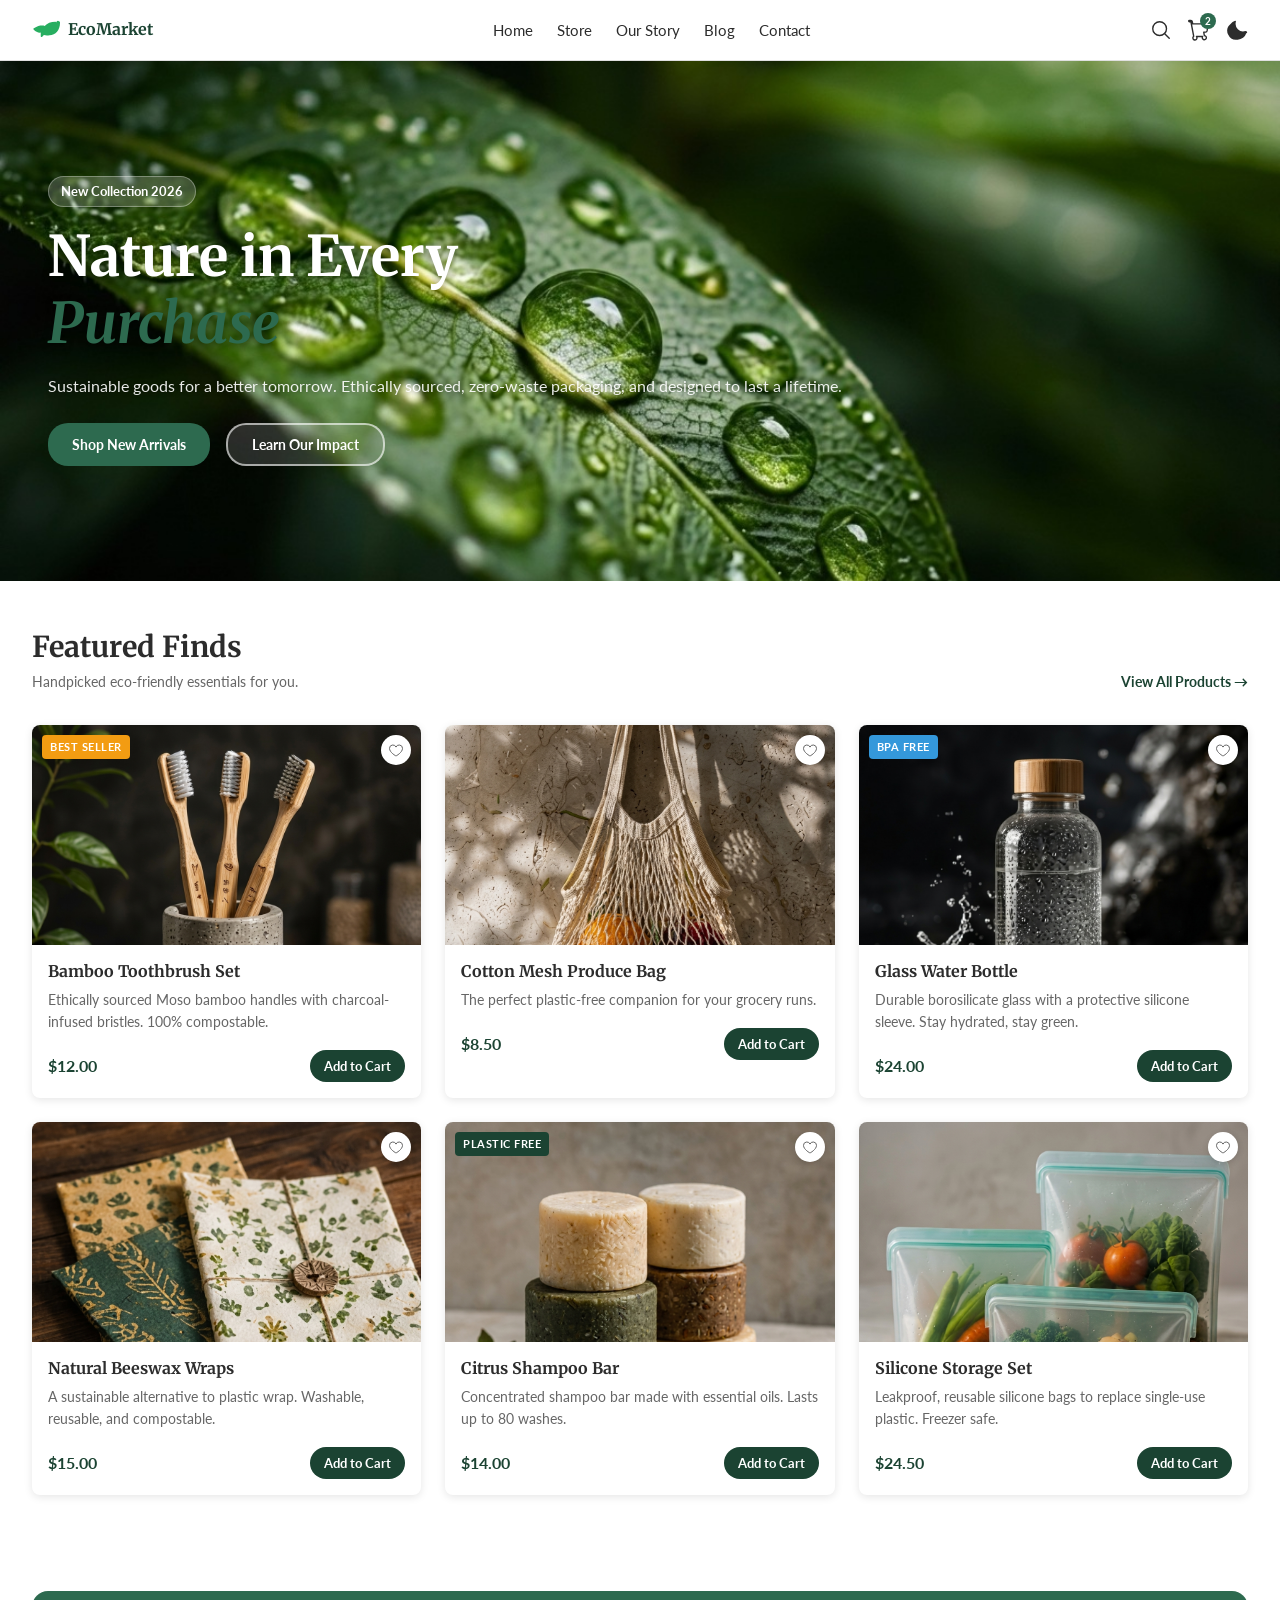
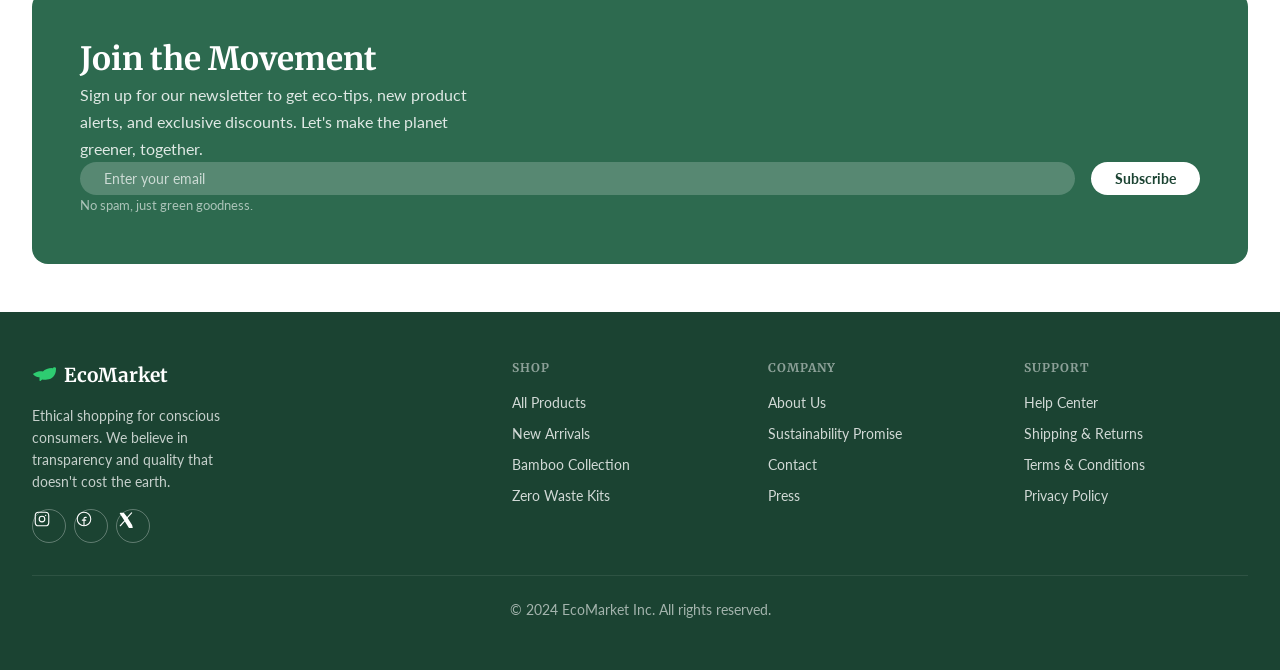
<file: index.html>
<!DOCTYPE html>
<html lang="en">

<head>
  <meta charset="UTF-8">
  <meta name="viewport" content="width=device-width, initial-scale=1.0">
  <link rel="icon" type="image/png" href="img/favicon.svg">
  <title>EcoMarket</title>
  <link rel="stylesheet" href="css/main.css">
  <link rel="stylesheet" href="css/layout.css">
  <link rel="stylesheet" href="css/components.css">
  <link rel="stylesheet" href="css/animations.css">
</head>

<body>



  <header class="header">
    <div class="header__logo">
      <svg xmlns="http://www.w3.org/2000/svg" width="28" height="28" viewBox="0 0 256 256" fill="#27ae60">
        <path
          d="M222.14,59.21A8,8,0,0,0,215,52C171.77,52,138.72,65.34,116,91.17c-16.23-4.93-52-9.45-99.08,21.23a8,8,0,0,0-.67,12.63C32.48,139.46,50.68,152,72,152a72.07,72.07,0,0,0,8-.45V184a8,8,0,0,0,13.66,5.66l14.84-14.85A95.27,95.27,0,0,0,160,176c56,0,96-48,96-112A8,8,0,0,0,222.14,59.21Z" />
      </svg>
      <span>EcoMarket</span>
    </div>
    <nav class="header__nav">
      <ul class="header__nav-list">
        <li><a href="index.html" class="header__nav-link">Home</a></li>
        <li><a href="views/productos.html" class="header__nav-link">Store</a></li>
        <li><a href="views/sobre-nosotros.html" class="header__nav-link">Our Story</a></li>
        <li><a href="views/blog.html" class="header__nav-link">Blog</a></li>
        <li><a href="views/contacto.html" class="header__nav-link">Contact</a></li>
      </ul>
    </nav>
    <div class="header__actions">
      <a href="#" class="header__action-link">
        <svg xmlns="http://www.w3.org/2000/svg" width="22" height="22" viewBox="0 0 256 256" fill="none"
          stroke="#2c2c2c" stroke-width="16" stroke-linecap="round" stroke-linejoin="round">
          <circle cx="112" cy="112" r="80" />
          <line x1="168.57" y1="168.57" x2="224" y2="224" />
        </svg>
      </a>
      <a href="#" class="header__action-link header__cart">
        <svg xmlns="http://www.w3.org/2000/svg" width="22" height="22" viewBox="0 0 256 256" fill="none"
          stroke="#2c2c2c" stroke-width="16" stroke-linecap="round" stroke-linejoin="round">
          <path
            d="M222.14,58.87A8,8,0,0,0,216,56H54.68L49.79,29.14A16,16,0,0,0,34.05,16H16a8,8,0,0,0,0,16H34.05l32.51,168.86A24,24,0,1,0,98.4,204H169.6a24,24,0,1,0,20.47-11.14L183,152h23a16,16,0,0,0,15.74-13.14l12-80A8,8,0,0,0,222.14,58.87Z" />
        </svg>
        <span class="header__cart-badge">2</span>
      </a>
      <a href="#" class="header__action-link">
        <svg xmlns="http://www.w3.org/2000/svg" width="22" height="22" viewBox="0 0 256 256" fill="#2c2c2c">
          <path
            d="M233.54,142.23a8,8,0,0,0-8-2,88.08,88.08,0,0,1-109.8-109.8,8,8,0,0,0-10-10,104.84,104.84,0,0,0-52.91,37A104,104,0,0,0,136,240a103.09,103.09,0,0,0,62.52-20.88,104.84,104.84,0,0,0,37-52.91A8,8,0,0,0,233.54,142.23Z" />
        </svg>
      </a>
    </div>
  </header>



  <section class="hero">
    <img src="img/hero/hero-leaves.jpg" alt="EcoMarket Hero" class="hero__img">
    <div class="hero__content">
      <span class="hero__tag">New Collection 2026</span>
      <h1 class="hero__title">Nature in Every<br><em>Purchase</em></h1>
      <p class="hero__subtitle">Sustainable goods for a better tomorrow. Ethically sourced, zero-waste packaging, and
        designed to last a lifetime.</p>
      <div class="hero__btns">
        <a href="views/productos.html" class="btn btn--primary">Shop New Arrivals</a>
        <a href="views/sobre-nosotros.html" class="btn btn--dark">Learn Our Impact</a>
      </div>
    </div>
  </section>



  <section class="featured">
    <div class="featured__header">
      <div>
        <h2 class="featured__title">Featured Finds</h2>
        <p class="featured__subtitle">Handpicked eco-friendly essentials for you.</p>
      </div>
      <a href="views/productos.html" class="featured__link">View All Products →</a>
    </div>
    <div class="featured__grid">

      <article class="card">
        <div class="card__img-wrapper">
          <img src="img/products/product-bamboo-toothbrush.png" alt="Bamboo Toothbrush" class="card__img">
          <span class="card__badge card__badge--yellow">Best Seller</span>
          <button class="card__fav" aria-label="Favorite">
            <svg xmlns="http://www.w3.org/2000/svg" width="16" height="16" viewBox="0 0 256 256" fill="none"
              stroke="#666" stroke-width="16">
              <path d="M128,224S24,168,24,102a54,54,0,0,1,104-20.48A54,54,0,0,1,232,102C232,168,128,224,128,224Z" />
            </svg>
          </button>
        </div>
        <div class="card__body">
          <h3 class="card__name">Bamboo Toothbrush Set</h3>
          <p class="card__desc">Ethically sourced Moso bamboo handles with charcoal-infused bristles. 100% compostable.
          </p>
          <div class="card__footer">
            <span class="card__price">$12.00</span>
            <a href="#" class="btn btn--cart">Add to Cart</a>
          </div>
        </div>
      </article>

      <article class="card">
        <div class="card__img-wrapper">
          <img src="img/products/product-mesh-bag.png" alt="Cotton Mesh Produce Bag" class="card__img">
          <button class="card__fav" aria-label="Favorite">
            <svg xmlns="http://www.w3.org/2000/svg" width="16" height="16" viewBox="0 0 256 256" fill="none"
              stroke="#666" stroke-width="16">
              <path d="M128,224S24,168,24,102a54,54,0,0,1,104-20.48A54,54,0,0,1,232,102C232,168,128,224,128,224Z" />
            </svg>
          </button>
        </div>
        <div class="card__body">
          <h3 class="card__name">Cotton Mesh Produce Bag</h3>
          <p class="card__desc">The perfect plastic-free companion for your grocery runs.</p>
          <div class="card__footer">
            <span class="card__price">$8.50</span>
            <a href="#" class="btn btn--cart">Add to Cart</a>
          </div>
        </div>
      </article>

      <article class="card">
        <div class="card__img-wrapper">
          <img src="img/products/product-glass-bottle.png" alt="Glass Water Bottle" class="card__img">
          <span class="card__badge card__badge--blue">BPA Free</span>
          <button class="card__fav" aria-label="Favorite">
            <svg xmlns="http://www.w3.org/2000/svg" width="16" height="16" viewBox="0 0 256 256" fill="none"
              stroke="#666" stroke-width="16">
              <path d="M128,224S24,168,24,102a54,54,0,0,1,104-20.48A54,54,0,0,1,232,102C232,168,128,224,128,224Z" />
            </svg>
          </button>
        </div>
        <div class="card__body">
          <h3 class="card__name">Glass Water Bottle</h3>
          <p class="card__desc">Durable borosilicate glass with a protective silicone sleeve. Stay hydrated, stay green.
          </p>
          <div class="card__footer">
            <span class="card__price">$24.00</span>
            <a href="#" class="btn btn--cart">Add to Cart</a>
          </div>
        </div>
      </article>

      <article class="card">
        <div class="card__img-wrapper">
          <img src="img/products/product-beeswax-wraps.png" alt="Natural Beeswax Wraps" class="card__img">
          <button class="card__fav" aria-label="Favorite">
            <svg xmlns="http://www.w3.org/2000/svg" width="16" height="16" viewBox="0 0 256 256" fill="none"
              stroke="#666" stroke-width="16">
              <path d="M128,224S24,168,24,102a54,54,0,0,1,104-20.48A54,54,0,0,1,232,102C232,168,128,224,128,224Z" />
            </svg>
          </button>
        </div>
        <div class="card__body">
          <h3 class="card__name">Natural Beeswax Wraps</h3>
          <p class="card__desc">A sustainable alternative to plastic wrap. Washable, reusable, and compostable.</p>
          <div class="card__footer">
            <span class="card__price">$15.00</span>
            <a href="#" class="btn btn--cart">Add to Cart</a>
          </div>
        </div>
      </article>

      <article class="card">
        <div class="card__img-wrapper">
          <img src="img/products/product-shampoo-bar.png" alt="Citrus Shampoo Bar" class="card__img">
          <span class="card__badge card__badge--green">Plastic Free</span>
          <button class="card__fav" aria-label="Favorite">
            <svg xmlns="http://www.w3.org/2000/svg" width="16" height="16" viewBox="0 0 256 256" fill="none"
              stroke="#666" stroke-width="16">
              <path d="M128,224S24,168,24,102a54,54,0,0,1,104-20.48A54,54,0,0,1,232,102C232,168,128,224,128,224Z" />
            </svg>
          </button>
        </div>
        <div class="card__body">
          <h3 class="card__name">Citrus Shampoo Bar</h3>
          <p class="card__desc">Concentrated shampoo bar made with essential oils. Lasts up to 80 washes.</p>
          <div class="card__footer">
            <span class="card__price">$14.00</span>
            <a href="#" class="btn btn--cart">Add to Cart</a>
          </div>
        </div>
      </article>

      <article class="card">
        <div class="card__img-wrapper">
          <img src="img/products/product-silicone-bags.png" alt="Silicone Storage Set" class="card__img">
          <button class="card__fav" aria-label="Favorite">
            <svg xmlns="http://www.w3.org/2000/svg" width="16" height="16" viewBox="0 0 256 256" fill="none"
              stroke="#666" stroke-width="16">
              <path d="M128,224S24,168,24,102a54,54,0,0,1,104-20.48A54,54,0,0,1,232,102C232,168,128,224,128,224Z" />
            </svg>
          </button>
        </div>
        <div class="card__body">
          <h3 class="card__name">Silicone Storage Set</h3>
          <p class="card__desc">Leakproof, reusable silicone bags to replace single-use plastic. Freezer safe.</p>
          <div class="card__footer">
            <span class="card__price">$24.50</span>
            <a href="#" class="btn btn--cart">Add to Cart</a>
          </div>
        </div>
      </article>

    </div>
  </section>



  <section class="join">
    <div class="join__content">
      <h2 class="join__title">Join the Movement</h2>
      <p class="join__desc">Sign up for our newsletter to get eco-tips, new product alerts, and exclusive discounts.
        Let's make the planet greener, together.</p>
      <div class="join__form">
        <input type="email" class="join__input" placeholder="Enter your email">
        <button class="btn btn--subscribe">Subscribe</button>
      </div>
      <p class="join__note">No spam, just green goodness.</p>
    </div>
    <div class="join__img-wrapper">
      <img src="img/hero/banner-leaves.jpg" alt="Join the Movement" class="join__img">
    </div>
  </section>



  <footer class="footer">
    <div class="footer__brand">
      <div class="footer__logo">
        <svg xmlns="http://www.w3.org/2000/svg" width="24" height="24" viewBox="0 0 256 256" fill="#2ecc71">
          <path
            d="M222.14,59.21A8,8,0,0,0,215,52C171.77,52,138.72,65.34,116,91.17c-16.23-4.93-52-9.45-99.08,21.23a8,8,0,0,0-.67,12.63C32.48,139.46,50.68,152,72,152a72.07,72.07,0,0,0,8-.45V184a8,8,0,0,0,13.66,5.66l14.84-14.85A95.27,95.27,0,0,0,160,176c56,0,96-48,96-112A8,8,0,0,0,222.14,59.21Z" />
        </svg>
        <span>EcoMarket</span>
      </div>
      <p class="footer__desc">Ethical shopping for conscious consumers. We believe in transparency and quality that
        doesn't cost the earth.</p>
      <div class="footer__social">
        <a href="#" class="footer__social-link" aria-label="Instagram">
          <svg xmlns="http://www.w3.org/2000/svg" width="18" height="18" viewBox="0 0 256 256" fill="none"
            stroke="currentColor" stroke-width="16" stroke-linecap="round" stroke-linejoin="round">
            <rect x="32" y="32" width="192" height="192" rx="48" />
            <circle cx="128" cy="128" r="40" />
            <circle cx="180" cy="76" r="10" fill="currentColor" stroke="none" />
          </svg>
        </a>
        <a href="#" class="footer__social-link" aria-label="Facebook">
          <svg xmlns="http://www.w3.org/2000/svg" width="18" height="18" viewBox="0 0 256 256" fill="currentColor">
            <path
              d="M128,24A104,104,0,1,0,232,128,104.11,104.11,0,0,0,128,24Zm8,191.63V152h16a8,8,0,0,0,0-16H136V120a8,8,0,0,1,8-8h16a8,8,0,0,0,0-16H144a24,24,0,0,0-24,24v16H104a8,8,0,0,0,0,16h16v63.63a88,88,0,1,1,16,0Z" />
          </svg>
        </a>
        <a href="#" class="footer__social-link" aria-label="Twitter">
          <svg xmlns="http://www.w3.org/2000/svg" width="18" height="18" viewBox="0 0 256 256" fill="currentColor">
            <path
              d="M214.75,211.71l-62.6-98.36,61.77-67.95a8,8,0,0,0-11.84-10.76l-58.52,64.35L99.33,44.29A8,8,0,0,0,92.23,40H48a8,8,0,0,0-6.75,12.29l62.6,98.36L41.08,218.6a8,8,0,1,0,11.84,10.76l58.52-64.35,56.23,88.35A8,8,0,0,0,174.67,256H216a8,8,0,0,0,6.75-12.29Z" />
          </svg>
        </a>
      </div>
    </div>
    <div class="footer__col">
      <h4 class="footer__heading">Shop</h4>
      <a href="views/productos.html" class="footer__link">All Products</a>
      <a href="#" class="footer__link">New Arrivals</a>
      <a href="#" class="footer__link">Bamboo Collection</a>
      <a href="#" class="footer__link">Zero Waste Kits</a>
    </div>
    <div class="footer__col">
      <h4 class="footer__heading">Company</h4>
      <a href="views/sobre-nosotros.html" class="footer__link">About Us</a>
      <a href="#" class="footer__link">Sustainability Promise</a>
      <a href="views/contacto.html" class="footer__link">Contact</a>
      <a href="#" class="footer__link">Press</a>
    </div>
    <div class="footer__col">
      <h4 class="footer__heading">Support</h4>
      <a href="#" class="footer__link">Help Center</a>
      <a href="#" class="footer__link">Shipping & Returns</a>
      <a href="#" class="footer__link">Terms & Conditions</a>
      <a href="#" class="footer__link">Privacy Policy</a>
    </div>
    <div class="footer__bottom">
      <p>© 2024 EcoMarket Inc. All rights reserved.</p>
    </div>
  </footer>

</body>

</html>
</file>
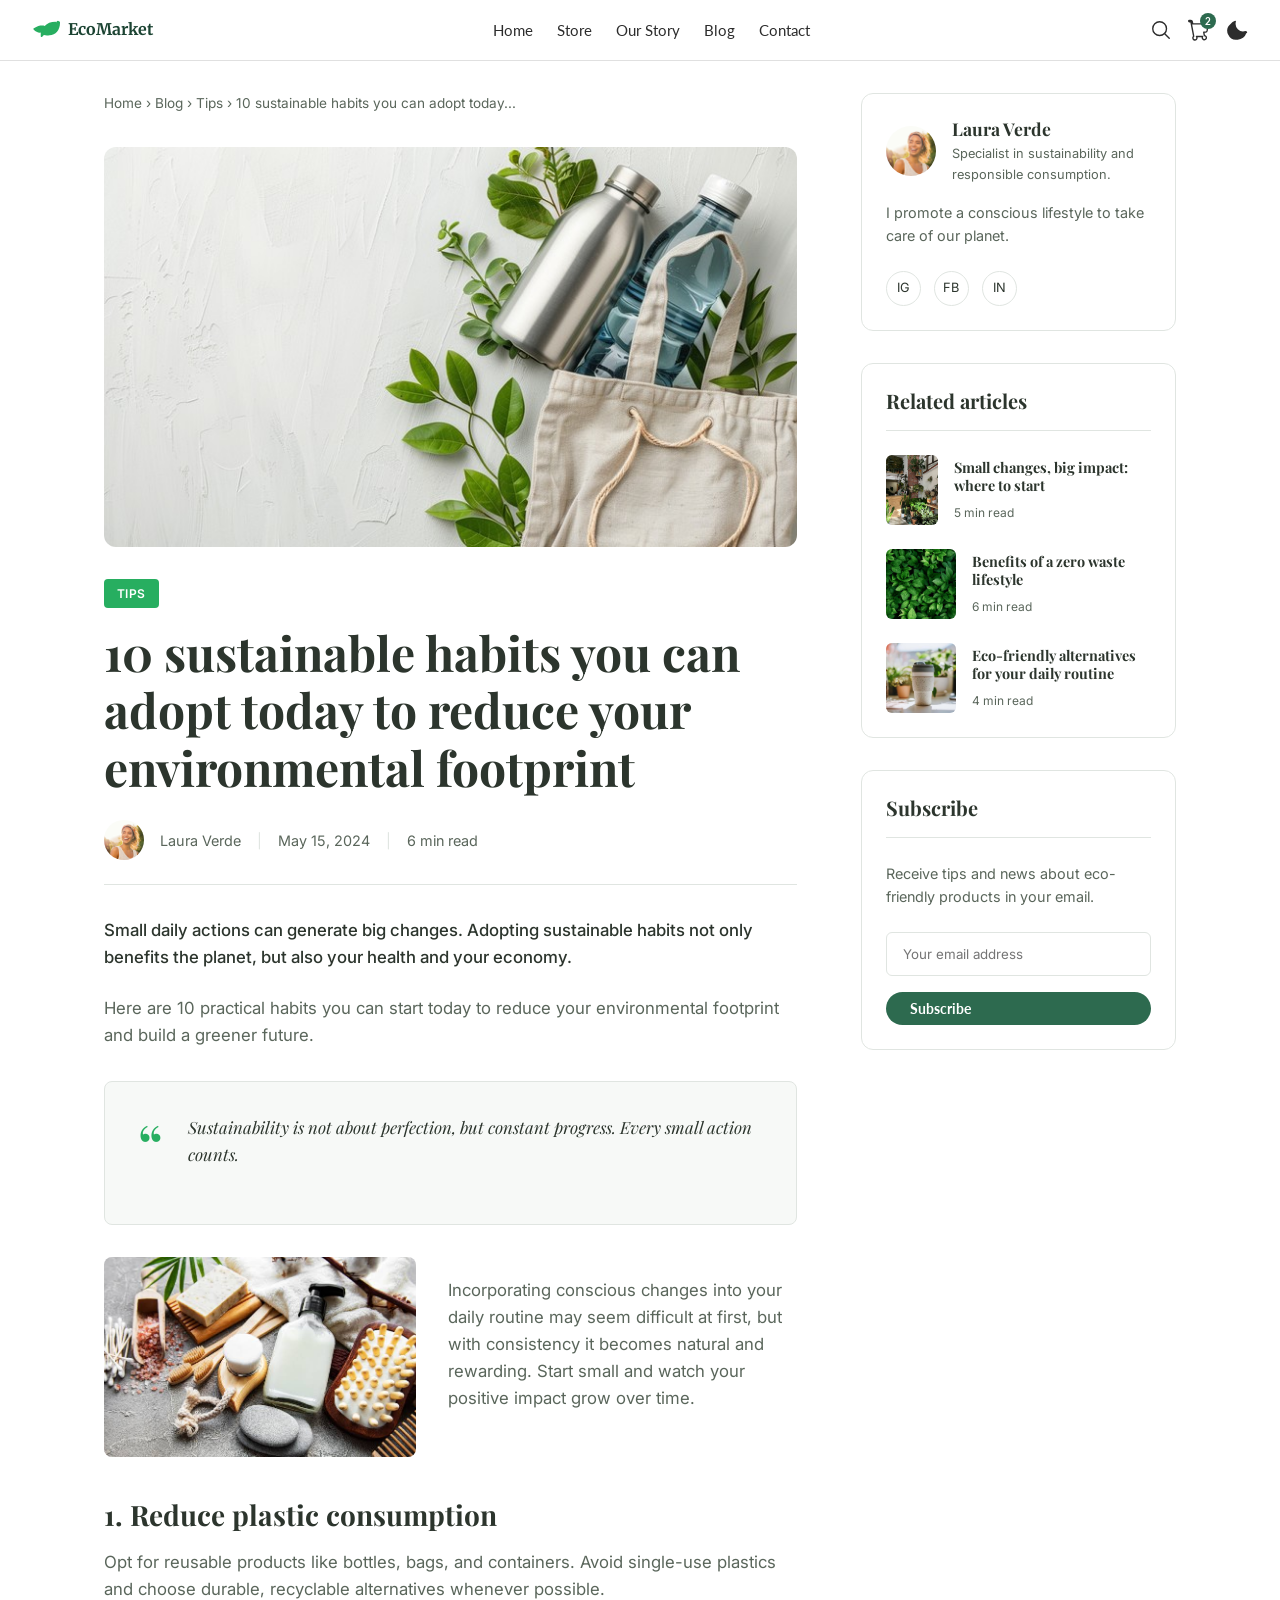
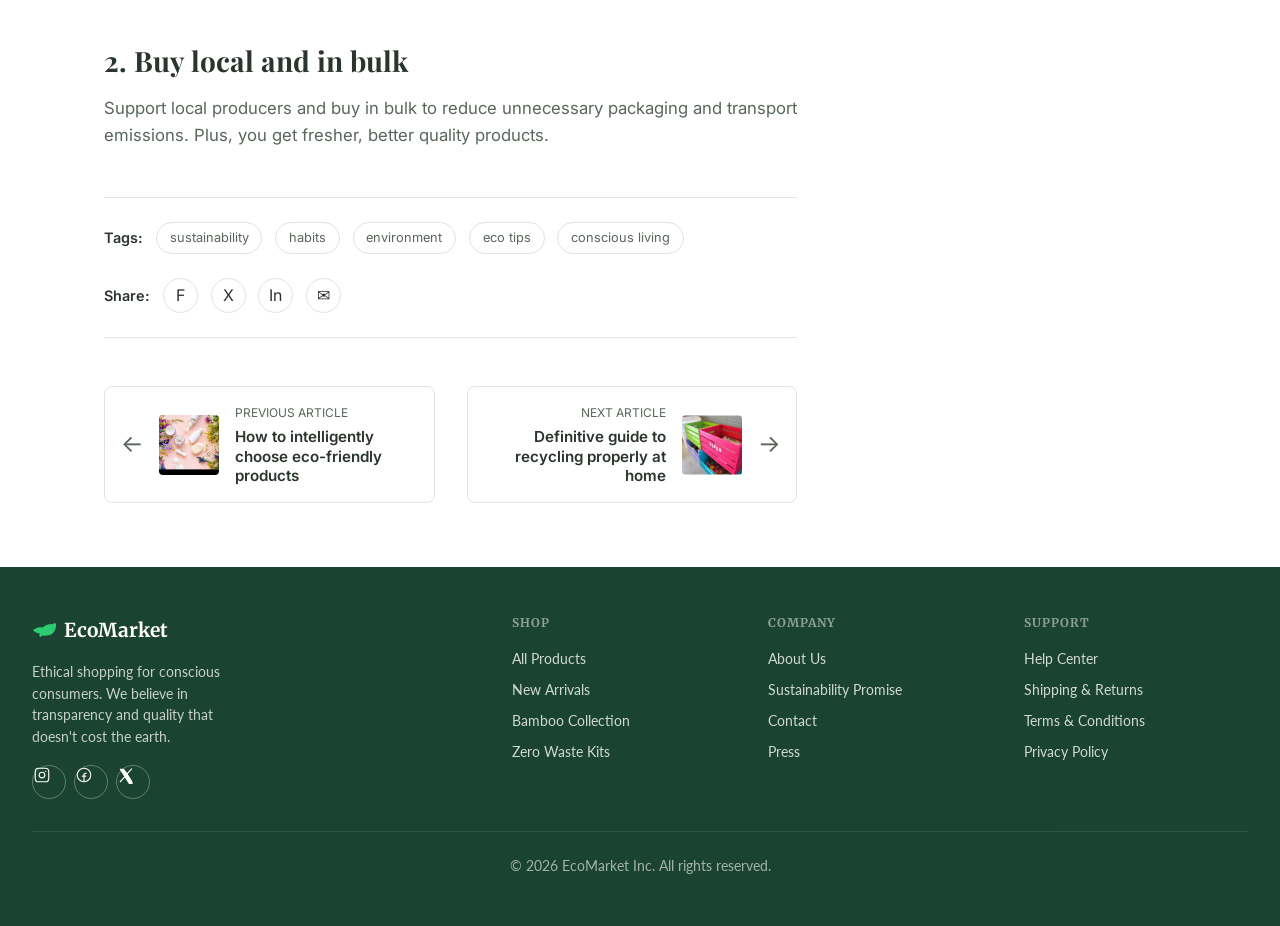
<file: views/articulo.html>
<!DOCTYPE html>
<html lang="en">
<head>
  <meta charset="UTF-8">
  <meta name="viewport" content="width=device-width, initial-scale=1.0">
  <link rel="icon" type="image/png" href="../img/favicon.svg">
  <title>10 Sustainable Habits | EcoMarket Blog</title>
  <link rel="stylesheet" href="../css/main.css">
  <link rel="stylesheet" href="../css/layout.css">
  <link rel="stylesheet" href="../css/components.css">
  <link rel="stylesheet" href="../css/animations.css">
  <link rel="stylesheet" href="../css/article-detail.css">
</head>
<body>

  <header class="header">
    <div class="header__logo">
      <svg xmlns="http://www.w3.org/2000/svg" width="28" height="28" viewBox="0 0 256 256" fill="#27ae60">
        <path d="M222.14,59.21A8,8,0,0,0,215,52C171.77,52,138.72,65.34,116,91.17c-16.23-4.93-52-9.45-99.08,21.23a8,8,0,0,0-.67,12.63C32.48,139.46,50.68,152,72,152a72.07,72.07,0,0,0,8-.45V184a8,8,0,0,0,13.66,5.66l14.84-14.85A95.27,95.27,0,0,0,160,176c56,0,96-48,96-112A8,8,0,0,0,222.14,59.21Z" />
      </svg>
      <span>EcoMarket</span>
    </div>
    <nav class="header__nav">
      <ul class="header__nav-list">
        <li><a href="../index.html" class="header__nav-link">Home</a></li>
        <li><a href="productos.html" class="header__nav-link">Store</a></li>
        <li><a href="sobre-nosotros.html" class="header__nav-link">Our Story</a></li>
        <li><a href="blog.html" class="header__nav-link">Blog</a></li>
        <li><a href="contacto.html" class="header__nav-link">Contact</a></li>
      </ul>
    </nav>
    <div class="header__actions">
      <a href="#" class="header__action-link">
        <svg xmlns="http://www.w3.org/2000/svg" width="22" height="22" viewBox="0 0 256 256" fill="none" stroke="#2c2c2c" stroke-width="16" stroke-linecap="round" stroke-linejoin="round">
          <circle cx="112" cy="112" r="80" />
          <line x1="168.57" y1="168.57" x2="224" y2="224" />
        </svg>
      </a>
      <a href="#" class="header__action-link header__cart">
        <svg xmlns="http://www.w3.org/2000/svg" width="22" height="22" viewBox="0 0 256 256" fill="none" stroke="#2c2c2c" stroke-width="16" stroke-linecap="round" stroke-linejoin="round">
          <path d="M222.14,58.87A8,8,0,0,0,216,56H54.68L49.79,29.14A16,16,0,0,0,34.05,16H16a8,8,0,0,0,0,16H34.05l32.51,168.86A24,24,0,1,0,98.4,204H169.6a24,24,0,1,0,20.47-11.14L183,152h23a16,16,0,0,0,15.74-13.14l12-80A8,8,0,0,0,222.14,58.87Z" />
        </svg>
        <span class="header__cart-badge">2</span>
      </a>
      <a href="#" class="header__action-link">
        <svg xmlns="http://www.w3.org/2000/svg" width="22" height="22" viewBox="0 0 256 256" fill="#2c2c2c">
          <path d="M233.54,142.23a8,8,0,0,0-8-2,88.08,88.08,0,0,1-109.8-109.8,8,8,0,0,0-10-10,104.84,104.84,0,0,0-52.91,37A104,104,0,0,0,136,240a103.09,103.09,0,0,0,62.52-20.88,104.84,104.84,0,0,0,37-52.91A8,8,0,0,0,233.54,142.23Z" />
        </svg>
      </a>
    </div>
  </header>

  <main class="article-layout">
    <article class="main-article">
      <nav class="breadcrumbs" aria-label="Breadcrumb">
        <a href="../index.html">Home</a> &rsaquo; 
        <a href="blog.html">Blog</a> &rsaquo; 
        <a href="#">Tips</a> &rsaquo; 
        <span aria-current="page">10 sustainable habits you can adopt today...</span>
      </nav>

      <header class="article-header">
        <figure class="hero-image">
          <img src="../img/blog/bolsa-tela-botella.jpg" alt="Reusable cloth bag and green stainless steel bottle">
        </figure>
        
        <span class="category-badge">TIPS</span>
        <h1>10 sustainable habits you can adopt today to reduce your environmental footprint</h1>
        
        <div class="author-meta">
          <img src="../img/blog/laura-avatar.jpg" alt="Laura Verde" class="author-avatar">
          <span class="author-name">Laura Verde</span>
          <span class="separator">|</span>
          <time datetime="2024-05-15">May 15, 2024</time>
          <span class="separator">|</span>
          <span class="read-time">6 min read</span>
        </div>
      </header>

      <div class="article-body">
        <p class="intro-text">Small daily actions can generate big changes. Adopting sustainable habits not only benefits the planet, but also your health and your economy.</p>
        <p>Here are 10 practical habits you can start today to reduce your environmental footprint and build a greener future.</p>

        <blockquote>
          <span class="quote-icon">“</span>
          <p>Sustainability is not about perfection, but constant progress. Every small action counts.</p>
        </blockquote>

        <div class="image-text-split">
          <figure class="secondary-image">
            <img src="../img/blog/bano-ecologico.jpg" alt="Eco-friendly brushes and soaps in a bathroom">
          </figure>
          <p>Incorporating conscious changes into your daily routine may seem difficult at first, but with consistency it becomes natural and rewarding. Start small and watch your positive impact grow over time.</p>
        </div>

        <h2>1. Reduce plastic consumption</h2>
        <p>Opt for reusable products like bottles, bags, and containers. Avoid single-use plastics and choose durable, recyclable alternatives whenever possible.</p>

        <h2>2. Buy local and in bulk</h2>
        <p>Support local producers and buy in bulk to reduce unnecessary packaging and transport emissions. Plus, you get fresher, better quality products.</p>
      </div>

      <footer class="article-footer">
        <div class="tags-container">
          <span class="tags-label">Tags:</span>
          <a href="#" class="tag">sustainability</a>
          <a href="#" class="tag">habits</a>
          <a href="#" class="tag">environment</a>
          <a href="#" class="tag">eco tips</a>
          <a href="#" class="tag">conscious living</a>
        </div>
        <div class="share-container">
          <span class="share-label">Share:</span>
          <a href="#" class="share-btn" aria-label="Facebook">F</a>
          <a href="#" class="share-btn" aria-label="Twitter">X</a>
          <a href="#" class="share-btn" aria-label="LinkedIn">In</a>
          <a href="#" class="share-btn" aria-label="Email">✉</a>
        </div>
      </footer>

      <nav class="article-navigation">
        <a href="#" class="nav-card prev-card">
          <span class="nav-arrow">&larr;</span>
          <img src="../img/blog/productos-ecologicos.jpg" alt="Eco-friendly products">
          <div class="nav-card-text">
            <span class="nav-label">Previous article</span>
            <span class="nav-title">How to intelligently choose eco-friendly products</span>
          </div>
        </a>
        <a href="#" class="nav-card next-card">
          <div class="nav-card-text text-right">
            <span class="nav-label">Next article</span>
            <span class="nav-title">Definitive guide to recycling properly at home</span>
          </div>
          <img src="../img/blog/reciclaje-casa.jpg" alt="Recycling boxes">
          <span class="nav-arrow">&rarr;</span>
        </a>
      </nav>
    </article>

    <aside class="sidebar">
      <div class="sidebar-widget author-widget">
        <div class="author-header">
          <img src="../img/blog/laura-avatar.jpg" alt="Laura Verde" class="widget-avatar">
          <div class="author-info">
            <h3>Laura Verde</h3>
            <p class="author-role">Specialist in sustainability and responsible consumption.</p>
          </div>
        </div>
        <p class="author-bio">I promote a conscious lifestyle to take care of our planet.</p>
        <div class="author-social">
          <a href="#" class="social-btn" aria-label="Instagram">IG</a>
          <a href="#" class="social-btn" aria-label="Facebook">FB</a>
          <a href="#" class="social-btn" aria-label="LinkedIn">IN</a>
        </div>
      </div>

      <div class="sidebar-widget related-widget">
        <h3 class="widget-title">Related articles</h3>
        <a href="#" class="related-card">
          <img src="../img/blog/plantas-interior.jpg" alt="Indoor plant">
          <div class="related-info">
            <h4>Small changes, big impact: where to start</h4>
            <span>5 min read</span>
          </div>
        </a>
        <a href="#" class="related-card">
          <img src="../img/blog/hojas-verdes.jpg" alt="Green leaves">
          <div class="related-info">
            <h4>Benefits of a zero waste lifestyle</h4>
            <span>6 min read</span>
          </div>
        </a>
        <a href="#" class="related-card">
          <img src="../img/blog/vaso-cafe-eco.jpg" alt="Eco-friendly coffee cup in the forest">
          <div class="related-info">
            <h4>Eco-friendly alternatives for your daily routine</h4>
            <span>4 min read</span>
          </div>
        </a>
      </div>

      <div class="sidebar-widget subscribe-widget">
        <h3 class="widget-title">Subscribe</h3>
        <p>Receive tips and news about eco-friendly products in your email.</p>
        <form action="#" method="POST" class="subscribe-form">
          <input type="email" placeholder="Your email address" required>
          <button type="submit" class="btn btn--primary">Subscribe</button>
        </form>
      </div>
    </aside>
  </main>

  <footer class="footer">
    <div class="footer__brand">
      <div class="footer__logo">
        <svg xmlns="http://www.w3.org/2000/svg" width="24" height="24" viewBox="0 0 256 256" fill="#2ecc71">
          <path d="M222.14,59.21A8,8,0,0,0,215,52C171.77,52,138.72,65.34,116,91.17c-16.23-4.93-52-9.45-99.08,21.23a8,8,0,0,0-.67,12.63C32.48,139.46,50.68,152,72,152a72.07,72.07,0,0,0,8-.45V184a8,8,0,0,0,13.66,5.66l14.84-14.85A95.27,95.27,0,0,0,160,176c56,0,96-48,96-112A8,8,0,0,0,222.14,59.21Z" />
        </svg>
        <span>EcoMarket</span>
      </div>
      <p class="footer__desc">Ethical shopping for conscious consumers. We believe in transparency and quality that doesn't cost the earth.</p>
      <div class="footer__social">
        <a href="#" class="footer__social-link" aria-label="Instagram">
          <svg xmlns="http://www.w3.org/2000/svg" width="18" height="18" viewBox="0 0 256 256" fill="none" stroke="currentColor" stroke-width="16" stroke-linecap="round" stroke-linejoin="round">
            <rect x="32" y="32" width="192" height="192" rx="48" />
            <circle cx="128" cy="128" r="40" />
            <circle cx="180" cy="76" r="10" fill="currentColor" stroke="none" />
          </svg>
        </a>
        <a href="#" class="footer__social-link" aria-label="Facebook">
          <svg xmlns="http://www.w3.org/2000/svg" width="18" height="18" viewBox="0 0 256 256" fill="currentColor">
            <path d="M128,24A104,104,0,1,0,232,128,104.11,104.11,0,0,0,128,24Zm8,191.63V152h16a8,8,0,0,0,0-16H136V120a8,8,0,0,1,8-8h16a8,8,0,0,0,0-16H144a24,24,0,0,0-24,24v16H104a8,8,0,0,0,0,16h16v63.63a88,88,0,1,1,16,0Z" />
          </svg>
        </a>
        <a href="#" class="footer__social-link" aria-label="Twitter">
          <svg xmlns="http://www.w3.org/2000/svg" width="18" height="18" viewBox="0 0 256 256" fill="currentColor">
            <path d="M214.75,211.71l-62.6-98.36,61.77-67.95a8,8,0,0,0-11.84-10.76l-58.52,64.35L99.33,44.29A8,8,0,0,0,92.23,40H48a8,8,0,0,0-6.75,12.29l62.6,98.36L41.08,218.6a8,8,0,1,0,11.84,10.76l58.52-64.35,56.23,88.35A8,8,0,0,0,174.67,256H216a8,8,0,0,0,6.75-12.29Z" />
          </svg>
        </a>
      </div>
    </div>
    <div class="footer__col">
      <h4 class="footer__heading">Shop</h4>
      <a href="productos.html" class="footer__link">All Products</a>
      <a href="#" class="footer__link">New Arrivals</a>
      <a href="#" class="footer__link">Bamboo Collection</a>
      <a href="#" class="footer__link">Zero Waste Kits</a>
    </div>
    <div class="footer__col">
      <h4 class="footer__heading">Company</h4>
      <a href="sobre-nosotros.html" class="footer__link">About Us</a>
      <a href="#" class="footer__link">Sustainability Promise</a>
      <a href="contacto.html" class="footer__link">Contact</a>
      <a href="#" class="footer__link">Press</a>
    </div>
    <div class="footer__col">
      <h4 class="footer__heading">Support</h4>
      <a href="#" class="footer__link">Help Center</a>
      <a href="#" class="footer__link">Shipping & Returns</a>
      <a href="#" class="footer__link">Terms & Conditions</a>
      <a href="#" class="footer__link">Privacy Policy</a>
    </div>
    <div class="footer__bottom">
      <p>© 2026 EcoMarket Inc. All rights reserved.</p>
    </div>
  </footer>

</body>
</html>
</file>
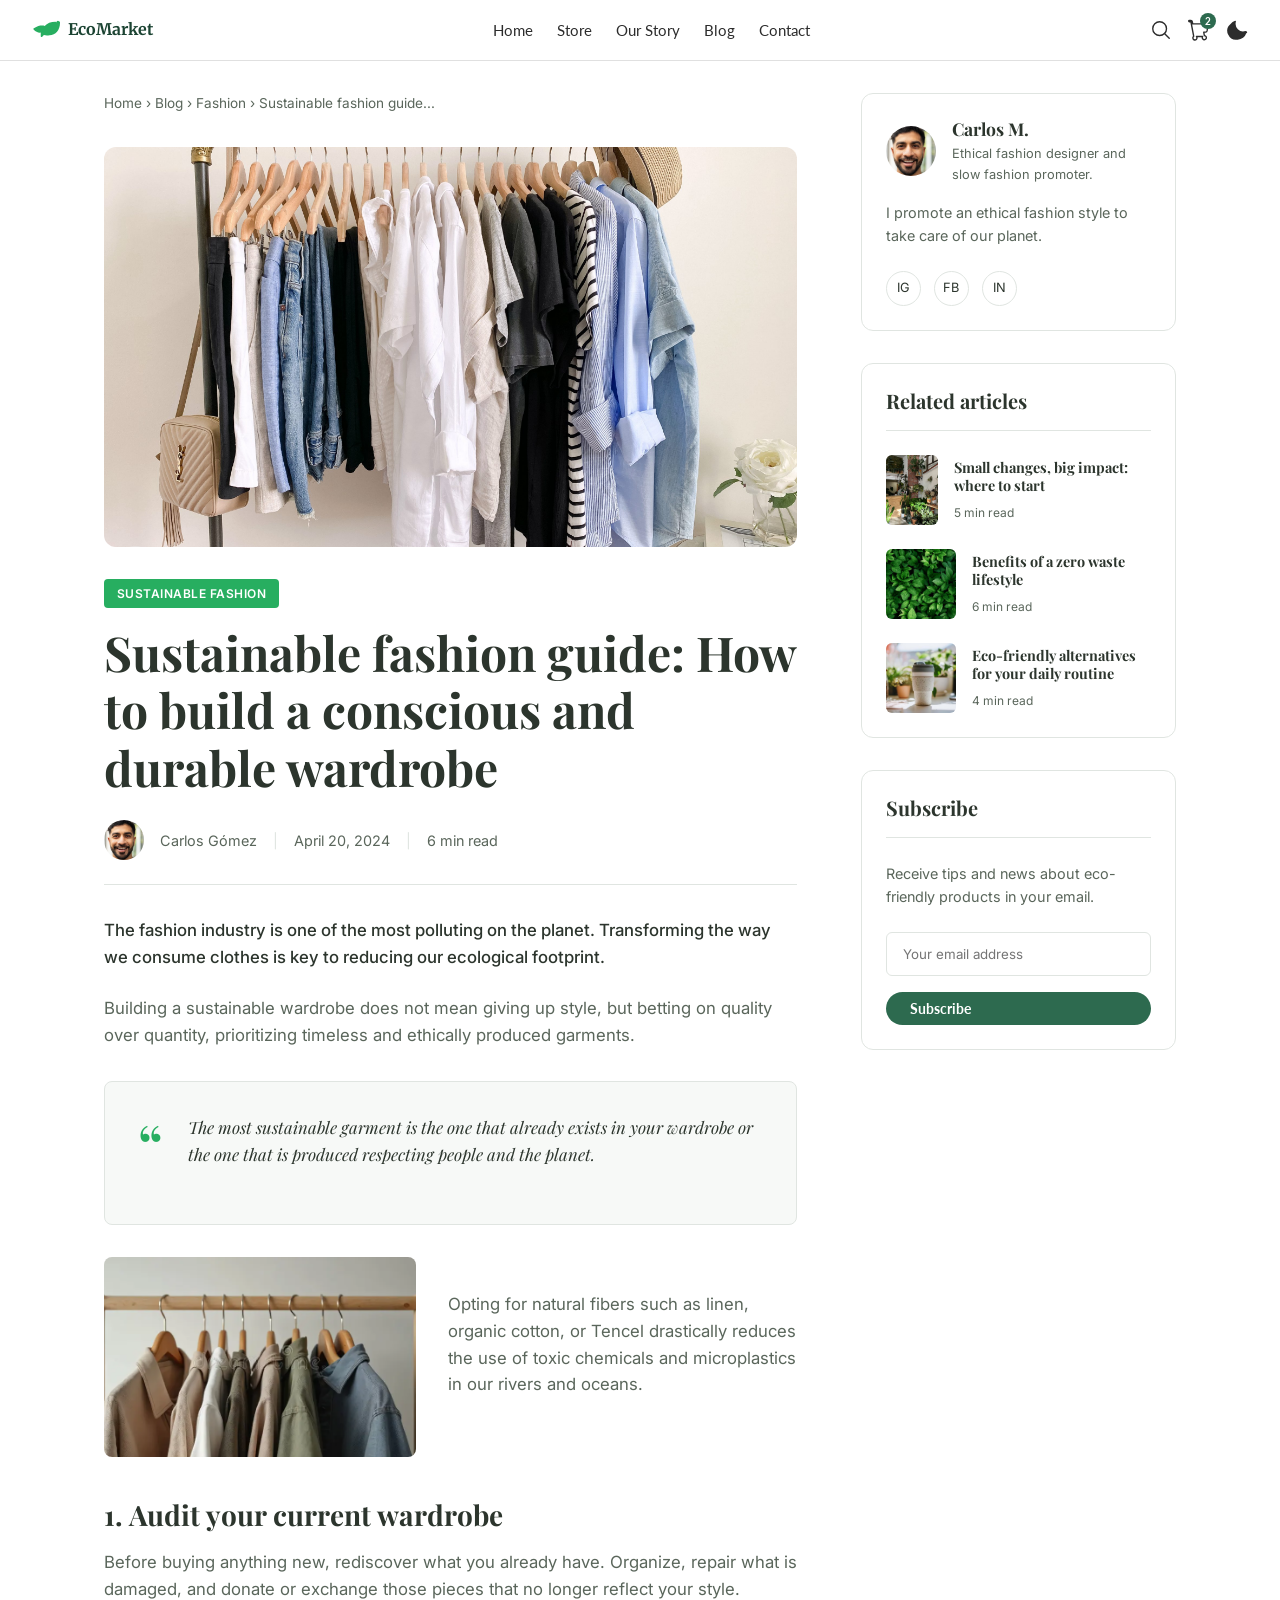
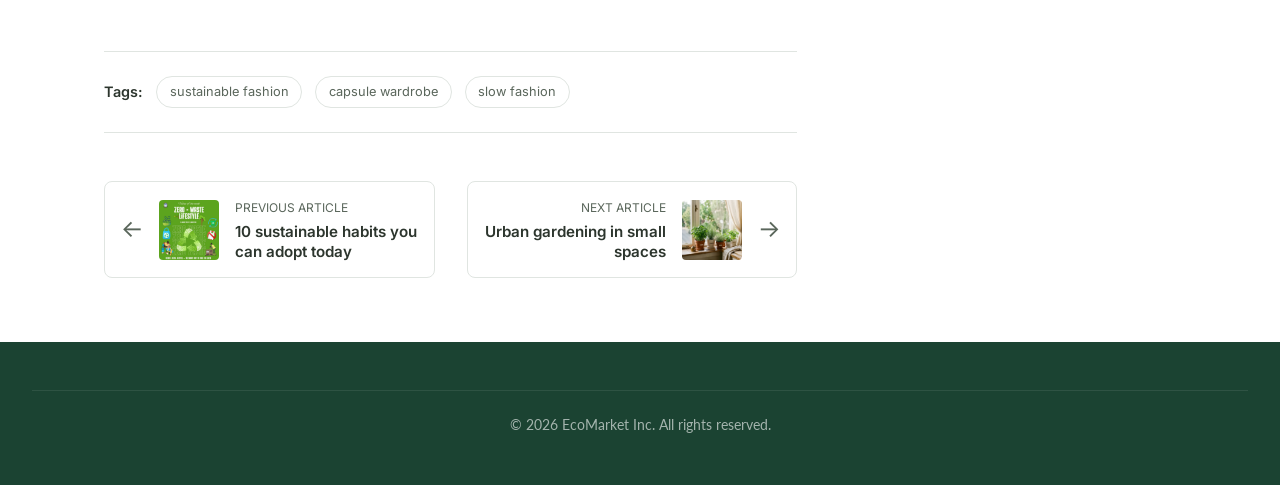
<file: views/articulo2.html>
<!DOCTYPE html>
<html lang="en">
<head>
  <meta charset="UTF-8">
  <meta name="viewport" content="width=device-width, initial-scale=1.0">
  <link rel="icon" type="image/png" href="../img/favicon.svg">
  <title>Sustainable fashion guide | EcoMarket Blog</title>
  <link rel="stylesheet" href="../css/main.css">
  <link rel="stylesheet" href="../css/layout.css">
  <link rel="stylesheet" href="../css/components.css">
  <link rel="stylesheet" href="../css/animations.css">
  <link rel="stylesheet" href="../css/article-detail.css">
</head>
<body>

  <header class="header">
    <div class="header__logo">
      <a href="../index.html" style="display: flex; align-items: center; gap: 8px; text-decoration: none; color: inherit;">
        <svg xmlns="http://www.w3.org/2000/svg" width="28" height="28" viewBox="0 0 256 256" fill="#27ae60">
          <path d="M222.14,59.21A8,8,0,0,0,215,52C171.77,52,138.72,65.34,116,91.17c-16.23-4.93-52-9.45-99.08,21.23a8,8,0,0,0-.67,12.63C32.48,139.46,50.68,152,72,152a72.07,72.07,0,0,0,8-.45V184a8,8,0,0,0,13.66,5.66l14.84-14.85A95.27,95.27,0,0,0,160,176c56,0,96-48,96-112A8,8,0,0,0,222.14,59.21Z" />
        </svg>
        <span>EcoMarket</span>
      </a>
    </div>
    <nav class="header__nav">
      <ul class="header__nav-list">
        <li><a href="../index.html" class="header__nav-link">Home</a></li>
        <li><a href="productos.html" class="header__nav-link">Store</a></li>
        <li><a href="sobre-nosotros.html" class="header__nav-link">Our Story</a></li>
        <li><a href="blog.html" class="header__nav-link active">Blog</a></li>
        <li><a href="contacto.html" class="header__nav-link">Contact</a></li>
      </ul>
    </nav>
    <div class="header__actions">
      <a href="#" class="header__action-link">
        <svg xmlns="http://www.w3.org/2000/svg" width="22" height="22" viewBox="0 0 256 256" fill="none" stroke="#2c2c2c" stroke-width="16" stroke-linecap="round" stroke-linejoin="round">
          <circle cx="112" cy="112" r="80" />
          <line x1="168.57" y1="168.57" x2="224" y2="224" />
        </svg>
      </a>
      <a href="#" class="header__action-link header__cart">
        <svg xmlns="http://www.w3.org/2000/svg" width="22" height="22" viewBox="0 0 256 256" fill="none" stroke="#2c2c2c" stroke-width="16" stroke-linecap="round" stroke-linejoin="round">
          <path d="M222.14,58.87A8,8,0,0,0,216,56H54.68L49.79,29.14A16,16,0,0,0,34.05,16H16a8,8,0,0,0,0,16H34.05l32.51,168.86A24,24,0,1,0,98.4,204H169.6a24,24,0,1,0,20.47-11.14L183,152h23a16,16,0,0,0,15.74-13.14l12-80A8,8,0,0,0,222.14,58.87Z" />
        </svg>
        <span class="header__cart-badge">2</span>
      </a>
      <a href="#" class="header__action-link">
        <svg xmlns="http://www.w3.org/2000/svg" width="22" height="22" viewBox="0 0 256 256" fill="#2c2c2c">
          <path d="M233.54,142.23a8,8,0,0,0-8-2,88.08,88.08,0,0,1-109.8-109.8,8,8,0,0,0-10-10,104.84,104.84,0,0,0-52.91,37A104,104,0,0,0,136,240a103.09,103.09,0,0,0,62.52-20.88,104.84,104.84,0,0,0,37-52.91A8,8,0,0,0,233.54,142.23Z" />
        </svg>
      </a>
    </div>
  </header>

  <main class="article-layout">
    <article class="main-article">
      <nav class="breadcrumbs" aria-label="Breadcrumb">
        <a href="../index.html">Home</a> &rsaquo; 
        <a href="blog.html">Blog</a> &rsaquo; 
        <a href="#">Fashion</a> &rsaquo; 
        <span aria-current="page">Sustainable fashion guide...</span>
      </nav>

      <header class="article-header">
        <figure class="hero-image">
          <img src="../img/blog/moda-hero.jpg" alt="Eco-friendly and sustainable material clothing">
        </figure>
        
        <span class="category-badge">SUSTAINABLE FASHION</span>
        <h1>Sustainable fashion guide: How to build a conscious and durable wardrobe</h1>
        
        <div class="author-meta">
          <img src="../img/blog/carlos-avatar.jpg" alt="Carlos Gómez" class="author-avatar">
          <span class="author-name">Carlos Gómez</span>
          <span class="separator">|</span>
          <time datetime="2024-04-20">April 20, 2024</time>
          <span class="separator">|</span>
          <span class="read-time">6 min read</span>
        </div>
      </header>

      <div class="article-body">
        <p class="intro-text">The fashion industry is one of the most polluting on the planet. Transforming the way we consume clothes is key to reducing our ecological footprint.</p>
        <p>Building a sustainable wardrobe does not mean giving up style, but betting on quality over quantity, prioritizing timeless and ethically produced garments.</p>

        <blockquote>
          <span class="quote-icon">“</span>
          <p>The most sustainable garment is the one that already exists in your wardrobe or the one that is produced respecting people and the planet.</p>
        </blockquote>

        <div class="image-text-split">
          <figure class="secondary-image">
            <img src="../img/blog/moda-texto.jpg" alt="Organic fabrics and sustainable alternatives">
          </figure>
          <p>Opting for natural fibers such as linen, organic cotton, or Tencel drastically reduces the use of toxic chemicals and microplastics in our rivers and oceans.</p>
        </div>

        <h2>1. Audit your current wardrobe</h2>
        <p>Before buying anything new, rediscover what you already have. Organize, repair what is damaged, and donate or exchange those pieces that no longer reflect your style.</p>
      </div>

      <footer class="article-footer">
        <div class="tags-container">
          <span class="tags-label">Tags:</span>
          <a href="#" class="tag">sustainable fashion</a>
          <a href="#" class="tag">capsule wardrobe</a>
          <a href="#" class="tag">slow fashion</a>
        </div>
      </footer>

       <nav class="article-navigation">
        <a href="articulo.html" class="nav-card prev-card">
          <span class="nav-arrow">&larr;</span>
          <img src="../img/blog/blog-habitos-eco.jpg" alt="Sustainable habits">
          <div class="nav-card-text">
            <span class="nav-label">Previous article</span>
            <span class="nav-title">10 sustainable habits you can adopt today</span>
          </div>
        </a>
        <a href="articulo3.html" class="nav-card next-card">
          <div class="nav-card-text text-right">
            <span class="nav-label">Next article</span>
            <span class="nav-title">Urban gardening in small spaces</span>
          </div>
          <img src="../img/blog/jardin-texto.jpg" alt="Gardening">
          <span class="nav-arrow">&rarr;</span>
        </a>
      </nav>
    </article>

    <aside class="sidebar">
      <div class="sidebar-widget author-widget">
        <div class="author-header">
          <img src="../img/blog/carlos-avatar.jpg" alt="Laura Verde" class="widget-avatar">
          <div class="author-info">
            <h3>Carlos M. </h3>
            <p class="author-role">Ethical fashion designer and slow fashion promoter.</p>
          </div>
        </div>
        <p class="author-bio">I promote an ethical fashion style to take care of our planet.</p>
        <div class="author-social">
          <a href="#" class="social-btn" aria-label="Instagram">IG</a>
          <a href="#" class="social-btn" aria-label="Facebook">FB</a>
          <a href="#" class="social-btn" aria-label="LinkedIn">IN</a>
        </div>
      </div>

      <div class="sidebar-widget related-widget">
        <h3 class="widget-title">Related articles</h3>
        <a href="#" class="related-card">
          <img src="../img/blog/plantas-interior.jpg" alt="Indoor plant">
          <div class="related-info">
            <h4>Small changes, big impact: where to start</h4>
            <span>5 min read</span>
          </div>
        </a>
        <a href="#" class="related-card">
          <img src="../img/blog/hojas-verdes.jpg" alt="Green leaves">
          <div class="related-info">
            <h4>Benefits of a zero waste lifestyle</h4>
            <span>6 min read</span>
          </div>
        </a>
        <a href="#" class="related-card">
          <img src="../img/blog/vaso-cafe-eco.jpg" alt="Eco-friendly coffee cup in the forest">
          <div class="related-info">
            <h4>Eco-friendly alternatives for your daily routine</h4>
            <span>4 min read</span>
          </div>
        </a>
      </div>

      <div class="sidebar-widget subscribe-widget">
        <h3 class="widget-title">Subscribe</h3>
        <p>Receive tips and news about eco-friendly products in your email.</p>
        <form action="#" method="POST" class="subscribe-form">
          <input type="email" placeholder="Your email address" required>
          <button type="submit" class="btn btn--primary">Subscribe</button>
        </form>
      </div>
    </aside>
  </main>

  <footer class="footer">
    <div class="footer__bottom">
      <p>© 2026 EcoMarket Inc. All rights reserved.</p>
    </div>
  </footer>
</body>
</html>
</file>
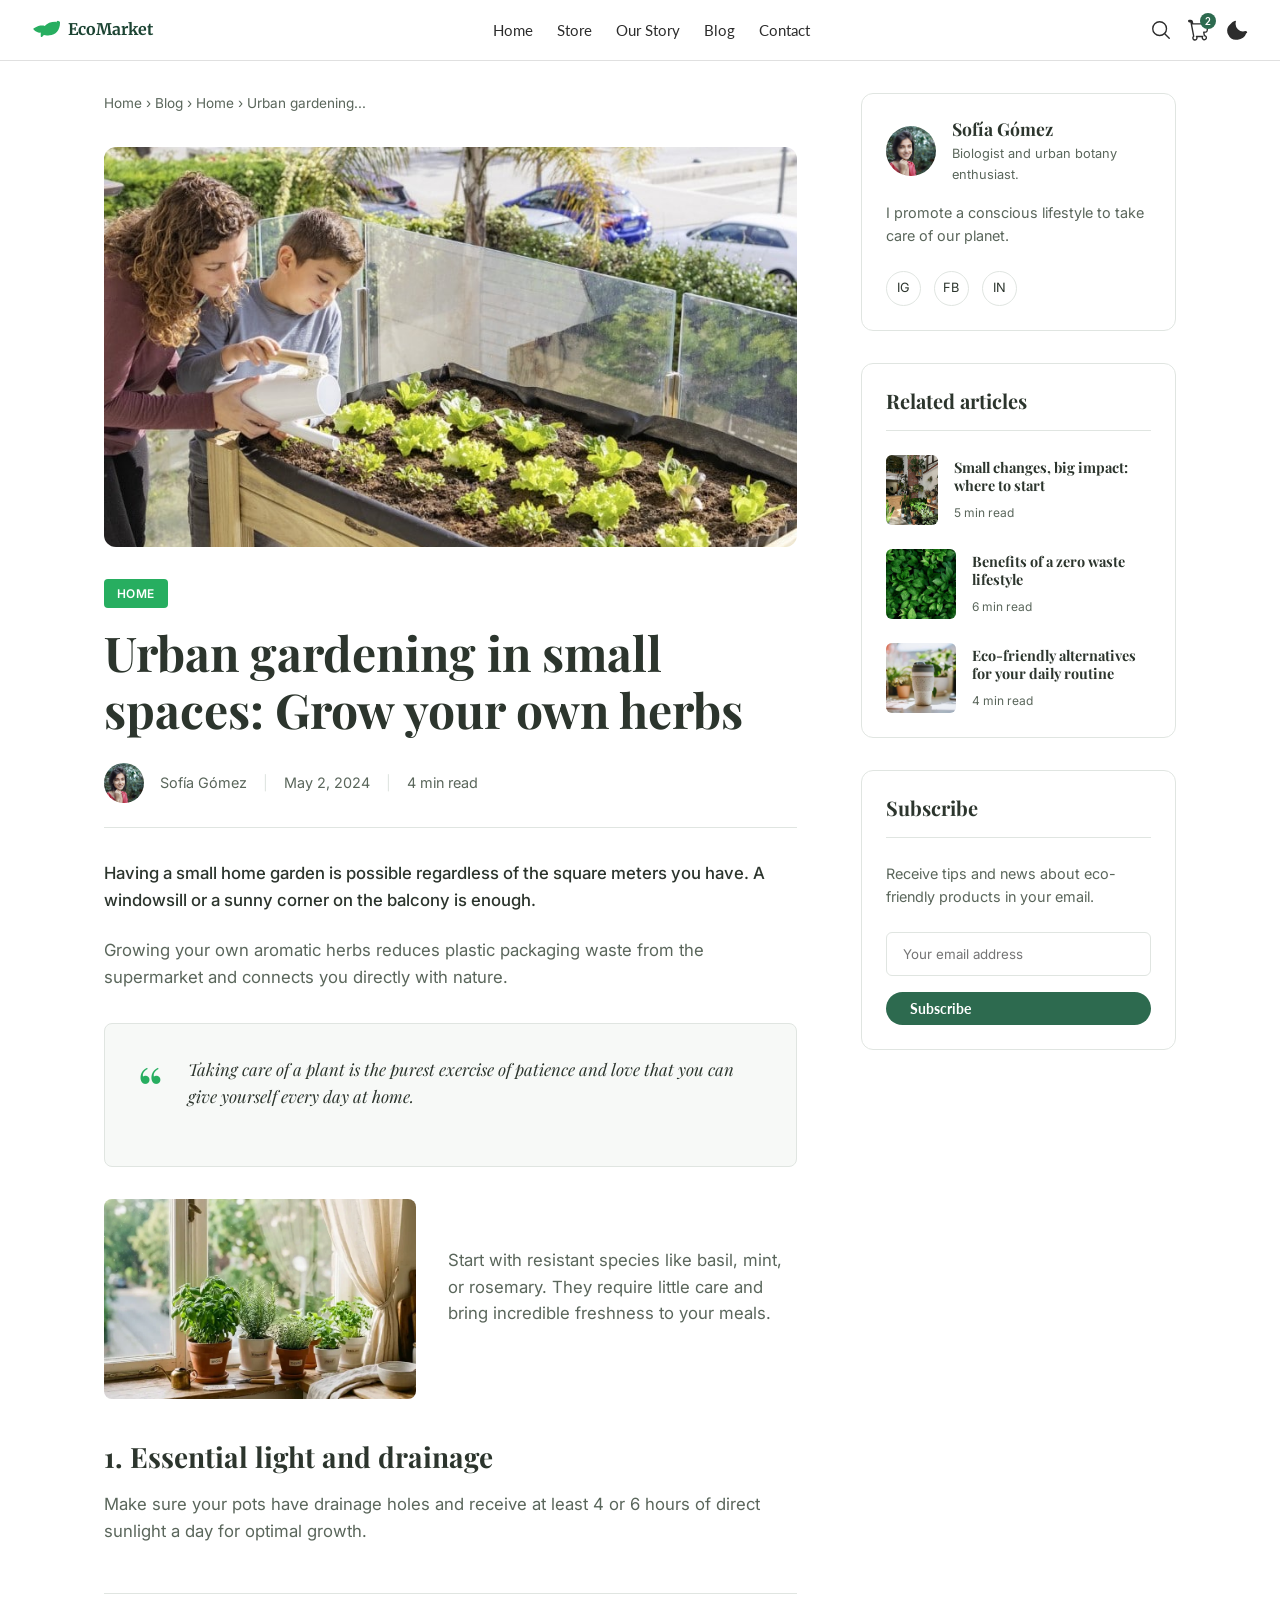
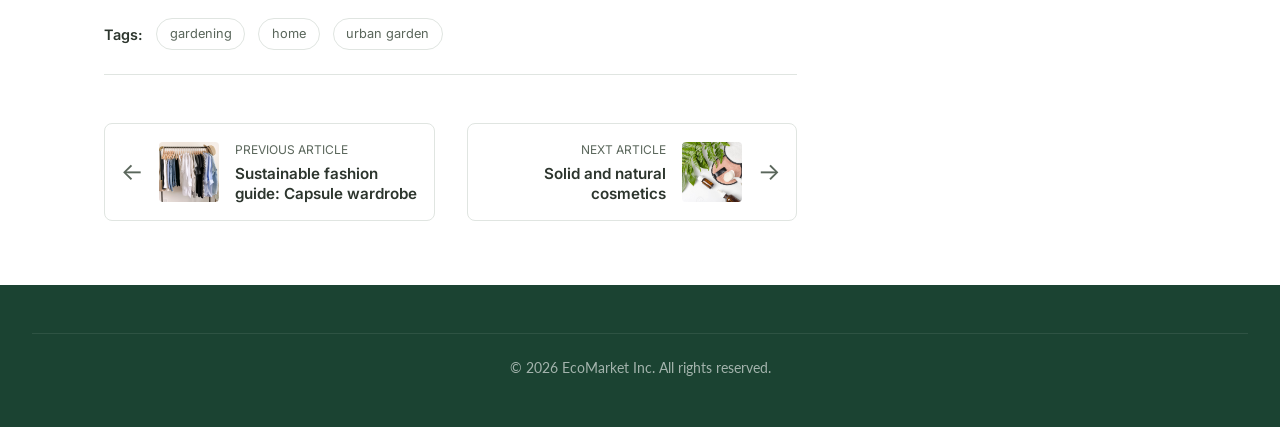
<file: views/articulo3.html>
<!DOCTYPE html>
<html lang="en">
<head>
  <meta charset="UTF-8">
  <meta name="viewport" content="width=device-width, initial-scale=1.0">
  <link rel="icon" type="image/png" href="../img/favicon.svg">
  <title>Urban gardening | EcoMarket Blog</title>
  <link rel="stylesheet" href="../css/main.css">
  <link rel="stylesheet" href="../css/layout.css">
  <link rel="stylesheet" href="../css/components.css">
  <link rel="stylesheet" href="../css/animations.css">
  <link rel="stylesheet" href="../css/article-detail.css">
</head>
<body>

  <header class="header">
    <div class="header__logo">
      <a href="../index.html" style="display: flex; align-items: center; gap: 8px; text-decoration: none; color: inherit;">
        <svg xmlns="http://www.w3.org/2000/svg" width="28" height="28" viewBox="0 0 256 256" fill="#27ae60">
          <path d="M222.14,59.21A8,8,0,0,0,215,52C171.77,52,138.72,65.34,116,91.17c-16.23-4.93-52-9.45-99.08,21.23a8,8,0,0,0-.67,12.63C32.48,139.46,50.68,152,72,152a72.07,72.07,0,0,0,8-.45V184a8,8,0,0,0,13.66,5.66l14.84-14.85A95.27,95.27,0,0,0,160,176c56,0,96-48,96-112A8,8,0,0,0,222.14,59.21Z" />
        </svg>
        <span>EcoMarket</span>
      </a>
    </div>
    <nav class="header__nav">
      <ul class="header__nav-list">
        <li><a href="../index.html" class="header__nav-link">Home</a></li>
        <li><a href="productos.html" class="header__nav-link">Store</a></li>
        <li><a href="sobre-nosotros.html" class="header__nav-link">Our Story</a></li>
        <li><a href="blog.html" class="header__nav-link active">Blog</a></li>
        <li><a href="contacto.html" class="header__nav-link">Contact</a></li>
      </ul>
    </nav>
    <div class="header__actions">
      <a href="#" class="header__action-link">
        <svg xmlns="http://www.w3.org/2000/svg" width="22" height="22" viewBox="0 0 256 256" fill="none" stroke="#2c2c2c" stroke-width="16" stroke-linecap="round" stroke-linejoin="round">
          <circle cx="112" cy="112" r="80" />
          <line x1="168.57" y1="168.57" x2="224" y2="224" />
        </svg>
      </a>
      <a href="#" class="header__action-link header__cart">
        <svg xmlns="http://www.w3.org/2000/svg" width="22" height="22" viewBox="0 0 256 256" fill="none" stroke="#2c2c2c" stroke-width="16" stroke-linecap="round" stroke-linejoin="round">
          <path d="M222.14,58.87A8,8,0,0,0,216,56H54.68L49.79,29.14A16,16,0,0,0,34.05,16H16a8,8,0,0,0,0,16H34.05l32.51,168.86A24,24,0,1,0,98.4,204H169.6a24,24,0,1,0,20.47-11.14L183,152h23a16,16,0,0,0,15.74-13.14l12-80A8,8,0,0,0,222.14,58.87Z" />
        </svg>
        <span class="header__cart-badge">2</span>
      </a>
      <a href="#" class="header__action-link">
        <svg xmlns="http://www.w3.org/2000/svg" width="22" height="22" viewBox="0 0 256 256" fill="#2c2c2c">
          <path d="M233.54,142.23a8,8,0,0,0-8-2,88.08,88.08,0,0,1-109.8-109.8,8,8,0,0,0-10-10,104.84,104.84,0,0,0-52.91,37A104,104,0,0,0,136,240a103.09,103.09,0,0,0,62.52-20.88,104.84,104.84,0,0,0,37-52.91A8,8,0,0,0,233.54,142.23Z" />
        </svg>
      </a>
    </div>
  </header>

  <main class="article-layout">
    <article class="main-article">
      <nav class="breadcrumbs" aria-label="Breadcrumb">
        <a href="../index.html">Home</a> &rsaquo; 
        <a href="blog.html">Blog</a> &rsaquo; 
        <a href="#">Home</a> &rsaquo; 
        <span aria-current="page">Urban gardening...</span>
      </nav>

      <header class="article-header">
        <figure class="hero-image">
          <img src="../img/blog/jardin-hero.jpg" alt="Plants and aromatic herbs on balcony">
        </figure>
        
        <span class="category-badge">HOME</span>
        <h1>Urban gardening in small spaces: Grow your own herbs</h1>
        
        <div class="author-meta">
          <img src="../img/blog/sofia-avatar.jpg" alt="Sofía Gómez" class="author-avatar">
          <span class="author-name">Sofía Gómez</span>
          <span class="separator">|</span>
          <time datetime="2024-05-02">May 2, 2024</time>
          <span class="separator">|</span>
          <span class="read-time">4 min read</span>
        </div>
      </header>

      <div class="article-body">
        <p class="intro-text">Having a small home garden is possible regardless of the square meters you have. A windowsill or a sunny corner on the balcony is enough.</p>
        <p>Growing your own aromatic herbs reduces plastic packaging waste from the supermarket and connects you directly with nature.</p>

        <blockquote>
          <span class="quote-icon">“</span>
          <p>Taking care of a plant is the purest exercise of patience and love that you can give yourself every day at home.</p>
        </blockquote>

        <div class="image-text-split">
          <figure class="secondary-image">
            <img src="../img/blog/jardin-texto.jpg" alt="Small pots with green plants">
          </figure>
          <p>Start with resistant species like basil, mint, or rosemary. They require little care and bring incredible freshness to your meals.</p>
        </div>

        <h2>1. Essential light and drainage</h2>
        <p>Make sure your pots have drainage holes and receive at least 4 or 6 hours of direct sunlight a day for optimal growth.</p>
      </div>

      <footer class="article-footer">
        <div class="tags-container">
          <span class="tags-label">Tags:</span>
          <a href="#" class="tag">gardening</a>
          <a href="#" class="tag">home</a>
          <a href="#" class="tag">urban garden</a>
        </div>
      </footer>

      <nav class="article-navigation">
        <a href="articulo2.html" class="nav-card prev-card">
          <span class="nav-arrow">&larr;</span>
          <img src="../img/blog/moda-hero.jpg" alt="Sustainable fashion">
          <div class="nav-card-text">
            <span class="nav-label">Previous article</span>
            <span class="nav-title">Sustainable fashion guide: Capsule wardrobe</span>
          </div>
        </a>
        <a href="articulo4.html" class="nav-card next-card">
          <div class="nav-card-text text-right">
            <span class="nav-label">Next article</span>
            <span class="nav-title">Solid and natural cosmetics</span>
          </div>
          <img src="../img/blog/cosmetica-hero.jpg" alt="Natural cosmetics">
          <span class="nav-arrow">&rarr;</span>
        </a>
      </nav>
    </article>

  <aside class="sidebar">
      <div class="sidebar-widget author-widget">
        <div class="author-header">
          <img src="../img/blog/sofia-avatar.jpg" alt="Sofía Gómez" class="widget-avatar">
          <div class="author-info">
            <h3>Sofía Gómez</h3>
            <p class="author-role">Biologist and urban botany enthusiast.</p>
          </div>
        </div>
        <p class="author-bio">I promote a conscious lifestyle to take care of our planet.</p>
        <div class="author-social">
          <a href="#" class="social-btn" aria-label="Instagram">IG</a>
          <a href="#" class="social-btn" aria-label="Facebook">FB</a>
          <a href="#" class="social-btn" aria-label="LinkedIn">IN</a>
        </div>
      </div>

      <div class="sidebar-widget related-widget">
        <h3 class="widget-title">Related articles</h3>
        <a href="#" class="related-card">
          <img src="../img/blog/plantas-interior.jpg" alt="Indoor plant">
          <div class="related-info">
            <h4>Small changes, big impact: where to start</h4>
            <span>5 min read</span>
          </div>
        </a>
        <a href="#" class="related-card">
          <img src="../img/blog/hojas-verdes.jpg" alt="Green leaves">
          <div class="related-info">
            <h4>Benefits of a zero waste lifestyle</h4>
            <span>6 min read</span>
          </div>
        </a>
        <a href="#" class="related-card">
          <img src="../img/blog/vaso-cafe-eco.jpg" alt="Eco-friendly coffee cup in the forest">
          <div class="related-info">
            <h4>Eco-friendly alternatives for your daily routine</h4>
            <span>4 min read</span>
          </div>
        </a>
      </div>

      <div class="sidebar-widget subscribe-widget">
        <h3 class="widget-title">Subscribe</h3>
        <p>Receive tips and news about eco-friendly products in your email.</p>
        <form action="#" method="POST" class="subscribe-form">
          <input type="email" placeholder="Your email address" required>
          <button type="submit" class="btn btn--primary">Subscribe</button>
        </form>
      </div>
    </aside>
  </main>

  <footer class="footer">
    <div class="footer__bottom">
      <p>© 2026 EcoMarket Inc. All rights reserved.</p>
    </div>
  </footer>
</body>
</html>
</file>
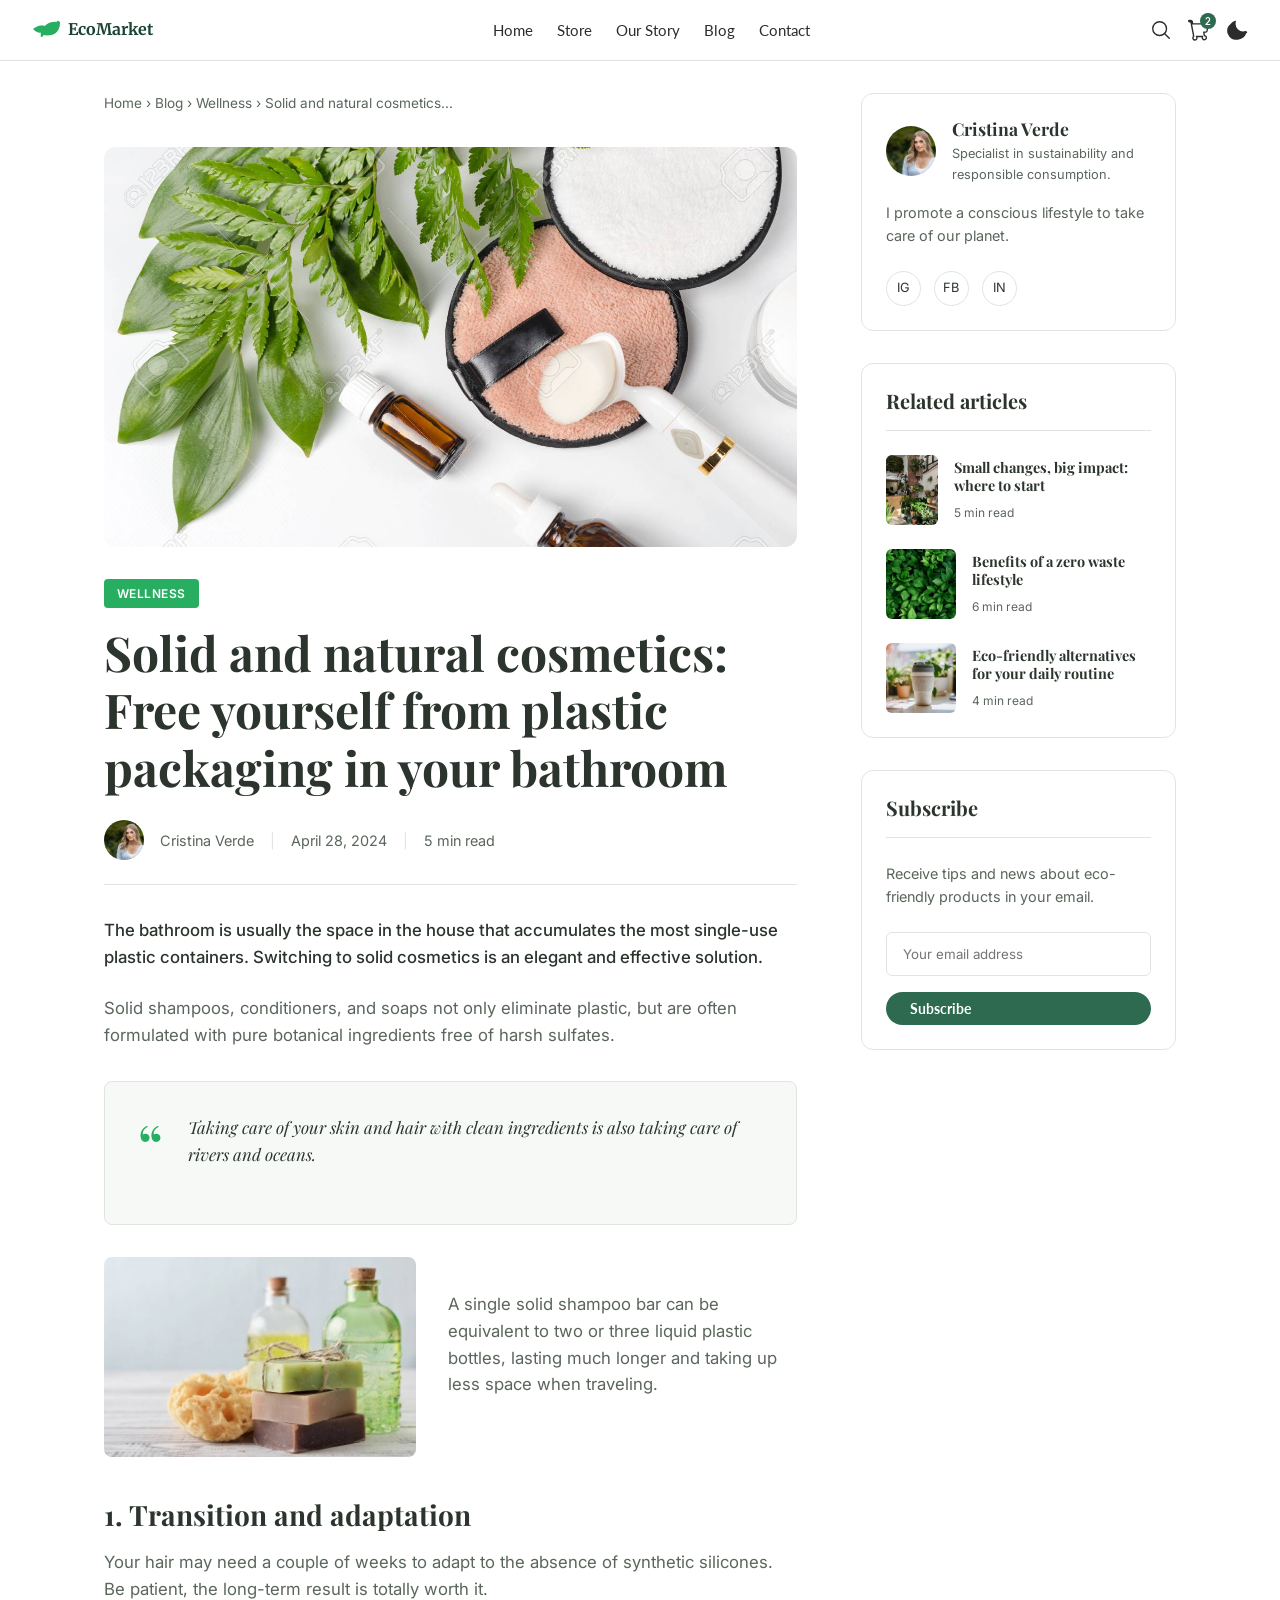
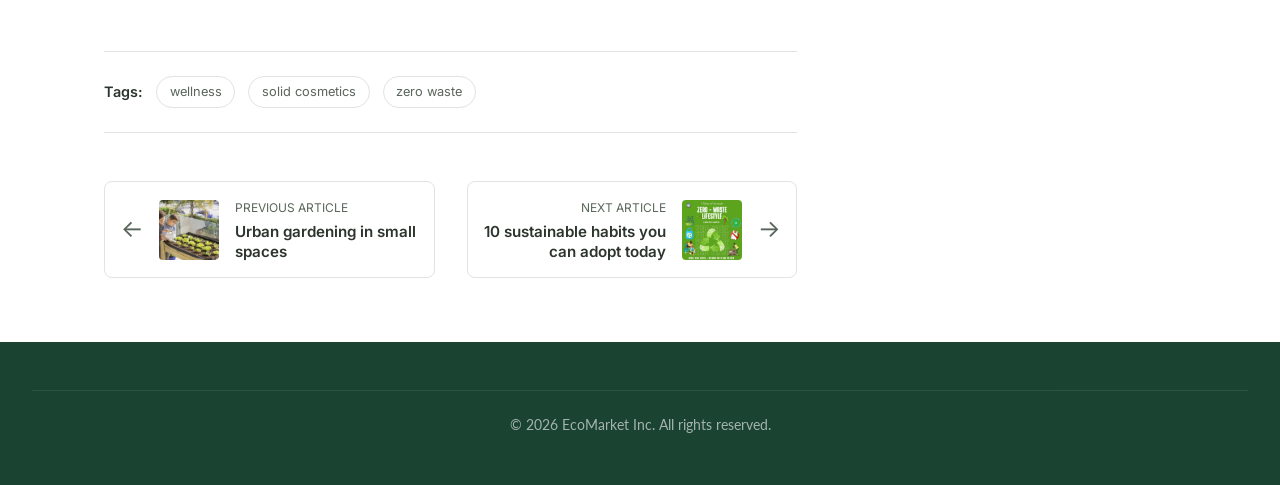
<file: views/articulo4.html>
<!DOCTYPE html>
<html lang="en">
<head>
  <meta charset="UTF-8">
  <meta name="viewport" content="width=device-width, initial-scale=1.0">
  <link rel="icon" type="image/png" href="../img/favicon.svg">
  <title>Solid and natural cosmetics | EcoMarket Blog</title>
  <link rel="stylesheet" href="../css/main.css">
  <link rel="stylesheet" href="../css/layout.css">
  <link rel="stylesheet" href="../css/components.css">
  <link rel="stylesheet" href="../css/animations.css">
  <link rel="stylesheet" href="../css/article-detail.css">
</head>
<body>

  <header class="header">
    <div class="header__logo">
      <a href="../index.html" style="display: flex; align-items: center; gap: 8px; text-decoration: none; color: inherit;">
        <svg xmlns="http://www.w3.org/2000/svg" width="28" height="28" viewBox="0 0 256 256" fill="#27ae60">
          <path d="M222.14,59.21A8,8,0,0,0,215,52C171.77,52,138.72,65.34,116,91.17c-16.23-4.93-52-9.45-99.08,21.23a8,8,0,0,0-.67,12.63C32.48,139.46,50.68,152,72,152a72.07,72.07,0,0,0,8-.45V184a8,8,0,0,0,13.66,5.66l14.84-14.85A95.27,95.27,0,0,0,160,176c56,0,96-48,96-112A8,8,0,0,0,222.14,59.21Z" />
        </svg>
        <span>EcoMarket</span>
      </a>
    </div>
    <nav class="header__nav">
      <ul class="header__nav-list">
        <li><a href="../index.html" class="header__nav-link">Home</a></li>
        <li><a href="productos.html" class="header__nav-link">Store</a></li>
        <li><a href="sobre-nosotros.html" class="header__nav-link">Our Story</a></li>
        <li><a href="blog.html" class="header__nav-link active">Blog</a></li>
        <li><a href="contacto.html" class="header__nav-link">Contact</a></li>
      </ul>
    </nav>
    <div class="header__actions">
      <a href="#" class="header__action-link">
        <svg xmlns="http://www.w3.org/2000/svg" width="22" height="22" viewBox="0 0 256 256" fill="none" stroke="#2c2c2c" stroke-width="16" stroke-linecap="round" stroke-linejoin="round">
          <circle cx="112" cy="112" r="80" />
          <line x1="168.57" y1="168.57" x2="224" y2="224" />
        </svg>
      </a>
      <a href="#" class="header__action-link header__cart">
        <svg xmlns="http://www.w3.org/2000/svg" width="22" height="22" viewBox="0 0 256 256" fill="none" stroke="#2c2c2c" stroke-width="16" stroke-linecap="round" stroke-linejoin="round">
          <path d="M222.14,58.87A8,8,0,0,0,216,56H54.68L49.79,29.14A16,16,0,0,0,34.05,16H16a8,8,0,0,0,0,16H34.05l32.51,168.86A24,24,0,1,0,98.4,204H169.6a24,24,0,1,0,20.47-11.14L183,152h23a16,16,0,0,0,15.74-13.14l12-80A8,8,0,0,0,222.14,58.87Z" />
        </svg>
        <span class="header__cart-badge">2</span>
      </a>
      <a href="#" class="header__action-link">
        <svg xmlns="http://www.w3.org/2000/svg" width="22" height="22" viewBox="0 0 256 256" fill="#2c2c2c">
          <path d="M233.54,142.23a8,8,0,0,0-8-2,88.08,88.08,0,0,1-109.8-109.8,8,8,0,0,0-10-10,104.84,104.84,0,0,0-52.91,37A104,104,0,0,0,136,240a103.09,103.09,0,0,0,62.52-20.88,104.84,104.84,0,0,0,37-52.91A8,8,0,0,0,233.54,142.23Z" />
        </svg>
      </a>
    </div>
  </header>

  <main class="article-layout">
    <article class="main-article">
      <nav class="breadcrumbs" aria-label="Breadcrumb">
        <a href="../index.html">Home</a> &rsaquo; 
        <a href="blog.html">Blog</a> &rsaquo; 
        <a href="#">Wellness</a> &rsaquo; 
        <span aria-current="page">Solid and natural cosmetics...</span>
      </nav>

      <header class="article-header">
        <figure class="hero-image">
          <img src="../img/blog/cosmetica-hero.jpg" alt="Eco-friendly solid cosmetic products">
        </figure>
        
        <span class="category-badge">WELLNESS</span>
        <h1>Solid and natural cosmetics: Free yourself from plastic packaging in your bathroom</h1>
        
        <div class="author-meta">
          <img src="../img/blog/cristina-avatar.jpg" alt="Cristina Verde" class="author-avatar">
          <span class="author-name">Cristina Verde</span>
          <span class="separator">|</span>
          <time datetime="2024-04-28">April 28, 2024</time>
          <span class="separator">|</span>
          <span class="read-time">5 min read</span>
        </div>
      </header>

      <div class="article-body">
        <p class="intro-text">The bathroom is usually the space in the house that accumulates the most single-use plastic containers. Switching to solid cosmetics is an elegant and effective solution.</p>
        <p>Solid shampoos, conditioners, and soaps not only eliminate plastic, but are often formulated with pure botanical ingredients free of harsh sulfates.</p>

        <blockquote>
          <span class="quote-icon">“</span>
          <p>Taking care of your skin and hair with clean ingredients is also taking care of rivers and oceans.</p>
        </blockquote>

        <div class="image-text-split">
          <figure class="secondary-image">
            <img src="../img/blog/cosmetica-texto.jpg" alt="Natural solid soaps and shampoos">
          </figure>
          <p>A single solid shampoo bar can be equivalent to two or three liquid plastic bottles, lasting much longer and taking up less space when traveling.</p>
        </div>

        <h2>1. Transition and adaptation</h2>
        <p>Your hair may need a couple of weeks to adapt to the absence of synthetic silicones. Be patient, the long-term result is totally worth it.</p>
      </div>

      <footer class="article-footer">
        <div class="tags-container">
          <span class="tags-label">Tags:</span>
          <a href="#" class="tag">wellness</a>
          <a href="#" class="tag">solid cosmetics</a>
          <a href="#" class="tag">zero waste</a>
        </div>
      </footer>

      <nav class="article-navigation">
        <a href="articulo3.html" class="nav-card prev-card">
          <span class="nav-arrow">&larr;</span>
          <img src="../img/blog/jardin-hero.jpg" alt="Gardening">
          <div class="nav-card-text">
            <span class="nav-label">Previous article</span>
            <span class="nav-title">Urban gardening in small spaces</span>
          </div>
        </a>
        <a href="articulo.html" class="nav-card next-card">
          <div class="nav-card-text text-right">
            <span class="nav-label">Next article</span>
            <span class="nav-title">10 sustainable habits you can adopt today</span>
          </div>
          <img src="../img/blog/blog-habitos-eco.jpg" alt="Sustainable habits">
          <span class="nav-arrow">&rarr;</span>
        </a>
      </nav>
    </article>


  <aside class="sidebar">
      <div class="sidebar-widget author-widget">
        <div class="author-header">
          <img src="../img/blog/cristina-avatar.jpg" alt="Cristina Verde" class="widget-avatar">
          <div class="author-info">
            <h3>Cristina Verde</h3>
            <p class="author-role">Specialist in sustainability and responsible consumption.</p>
          </div>
        </div>
        <p class="author-bio">I promote a conscious lifestyle to take care of our planet.</p>
        <div class="author-social">
          <a href="#" class="social-btn" aria-label="Instagram">IG</a>
          <a href="#" class="social-btn" aria-label="Facebook">FB</a>
          <a href="#" class="social-btn" aria-label="LinkedIn">IN</a>
        </div>
      </div>

      <div class="sidebar-widget related-widget">
        <h3 class="widget-title">Related articles</h3>
        <a href="#" class="related-card">
          <img src="../img/blog/plantas-interior.jpg" alt="Indoor plant">
          <div class="related-info">
            <h4>Small changes, big impact: where to start</h4>
            <span>5 min read</span>
          </div>
        </a>
        <a href="#" class="related-card">
          <img src="../img/blog/hojas-verdes.jpg" alt="Green leaves">
          <div class="related-info">
            <h4>Benefits of a zero waste lifestyle</h4>
            <span>6 min read</span>
          </div>
        </a>
        <a href="#" class="related-card">
          <img src="../img/blog/vaso-cafe-eco.jpg" alt="Eco-friendly coffee cup in the forest">
          <div class="related-info">
            <h4>Eco-friendly alternatives for your daily routine</h4>
            <span>4 min read</span>
          </div>
        </a>
      </div>

      <div class="sidebar-widget subscribe-widget">
        <h3 class="widget-title">Subscribe</h3>
        <p>Receive tips and news about eco-friendly products in your email.</p>
        <form action="#" method="POST" class="subscribe-form">
          <input type="email" placeholder="Your email address" required>
          <button type="submit" class="btn btn--primary">Subscribe</button>
        </form>
      </div>
    </aside>
  </main>

  <footer class="footer">
    <div class="footer__bottom">
      <p>© 2026 EcoMarket Inc. All rights reserved.</p>
    </div>
  </footer>
</body>
</html>
</file>
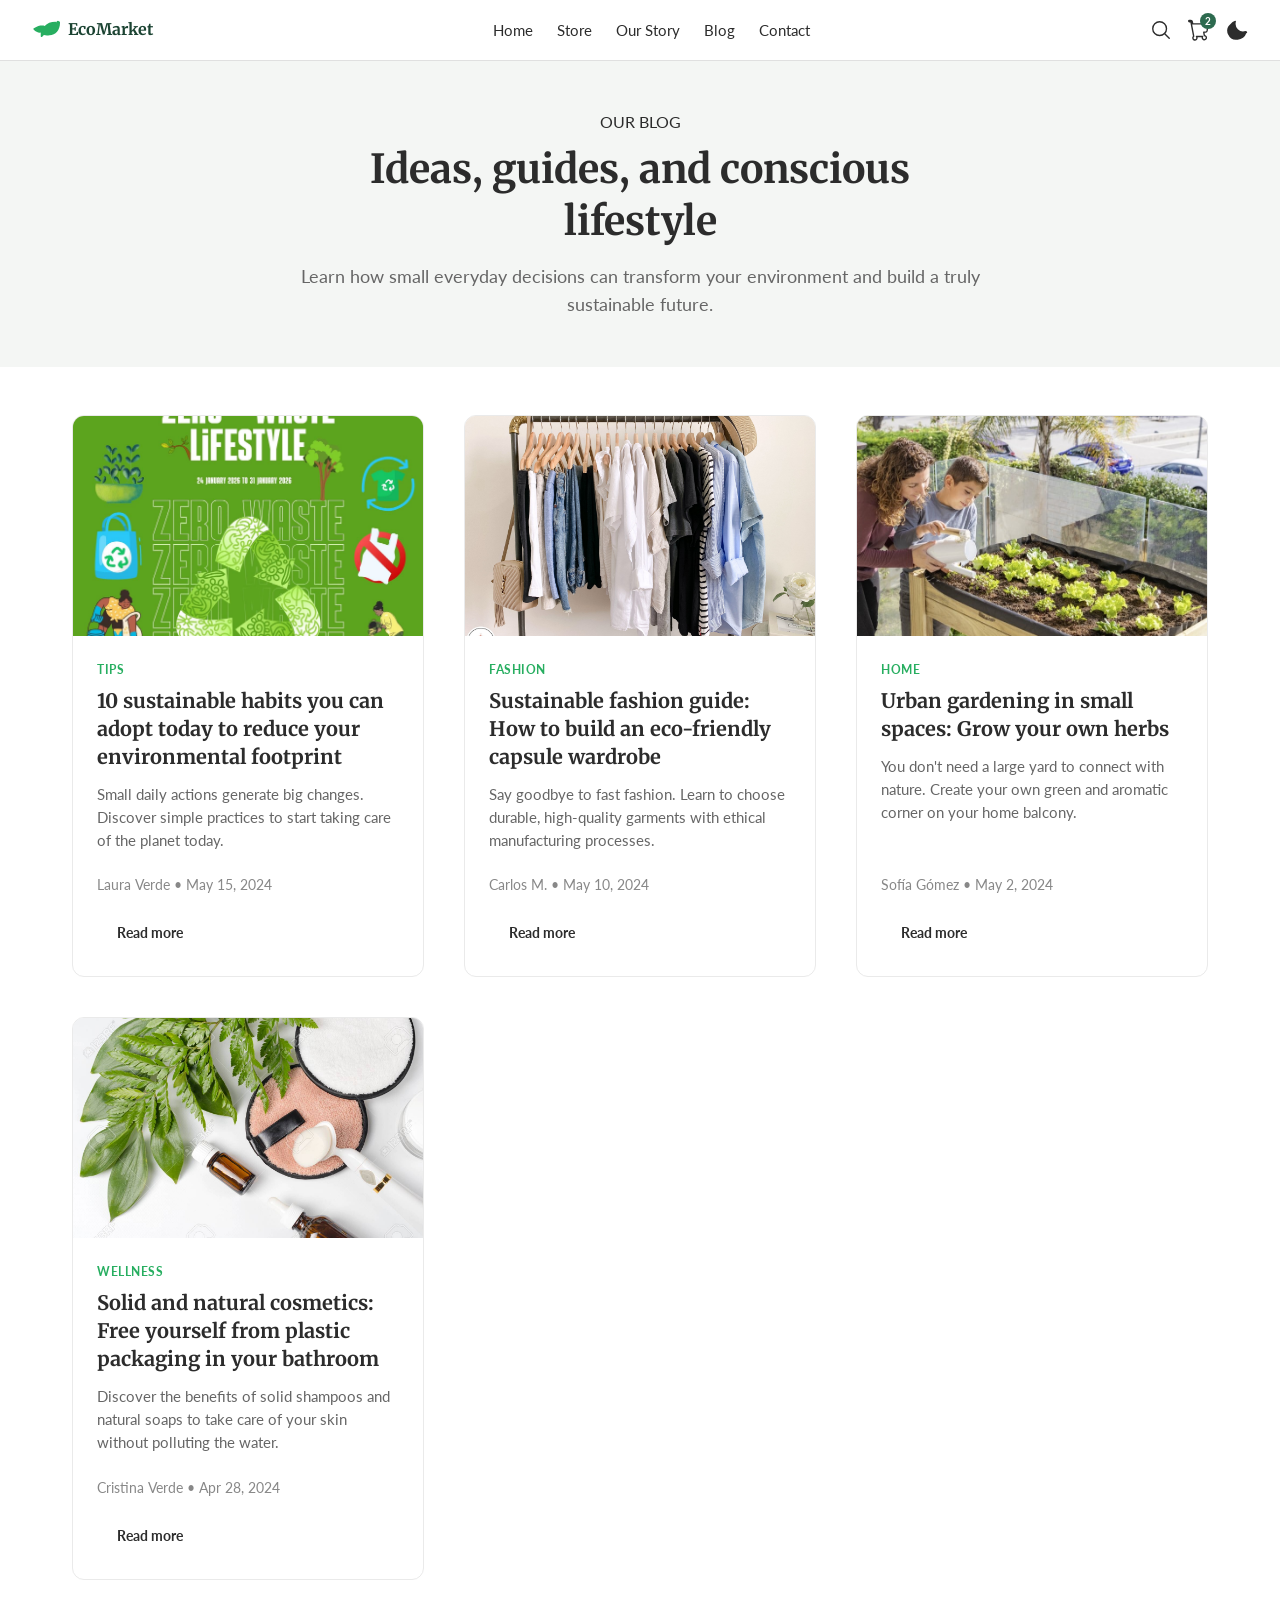
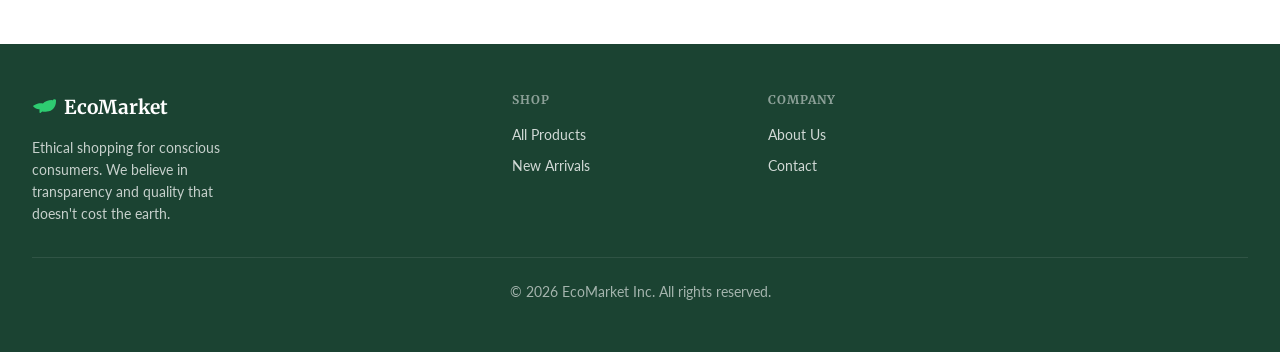
<file: views/blog.html>
<!DOCTYPE html>
<html lang="en">
<head>
  <meta charset="UTF-8">
  <meta name="viewport" content="width=device-width, initial-scale=1.0">
  <link rel="icon" type="image/png" href="../img/favicon.svg">
  <title>Blog | EcoMarket</title>
  <link rel="stylesheet" href="../css/main.css">
  <link rel="stylesheet" href="../css/layout.css">
  <link rel="stylesheet" href="../css/components.css">
  <link rel="stylesheet" href="../css/animations.css">
  <link rel="stylesheet" href="../css/blog.css">
</head>
<body>

  <header class="header">
    <div class="header__logo">
      <svg xmlns="http://www.w3.org/2000/svg" width="28" height="28" viewBox="0 0 256 256" fill="#27ae60">
        <path d="M222.14,59.21A8,8,0,0,0,215,52C171.77,52,138.72,65.34,116,91.17c-16.23-4.93-52-9.45-99.08,21.23a8,8,0,0,0-.67,12.63C32.48,139.46,50.68,152,72,152a72.07,72.07,0,0,0,8-.45V184a8,8,0,0,0,13.66,5.66l14.84-14.85A95.27,95.27,0,0,0,160,176c56,0,96-48,96-112A8,8,0,0,0,222.14,59.21Z" />
      </svg>
      <span>EcoMarket</span>
    </div>
    <nav class="header__nav">
      <ul class="header__nav-list">
        <li><a href="../index.html" class="header__nav-link">Home</a></li>
        <li><a href="productos.html" class="header__nav-link">Store</a></li>
        <li><a href="sobre-nosotros.html" class="header__nav-link">Our Story</a></li>
        <li><a href="blog.html" class="header__nav-link active">Blog</a></li>
        <li><a href="contacto.html" class="header__nav-link">Contact</a></li>
      </ul>
    </nav>
    <div class="header__actions">
      <a href="#" class="header__action-link">
        <svg xmlns="http://www.w3.org/2000/svg" width="22" height="22" viewBox="0 0 256 256" fill="none" stroke="#2c2c2c" stroke-width="16" stroke-linecap="round" stroke-linejoin="round">
          <circle cx="112" cy="112" r="80" />
          <line x1="168.57" y1="168.57" x2="224" y2="224" />
        </svg>
      </a>
      <a href="#" class="header__action-link header__cart">
        <svg xmlns="http://www.w3.org/2000/svg" width="22" height="22" viewBox="0 0 256 256" fill="none" stroke="#2c2c2c" stroke-width="16" stroke-linecap="round" stroke-linejoin="round">
          <path d="M222.14,58.87A8,8,0,0,0,216,56H54.68L49.79,29.14A16,16,0,0,0,34.05,16H16a8,8,0,0,0,0,16H34.05l32.51,168.86A24,24,0,1,0,98.4,204H169.6a24,24,0,1,0,20.47-11.14L183,152h23a16,16,0,0,0,15.74-13.14l12-80A8,8,0,0,0,222.14,58.87Z" />
        </svg>
        <span class="header__cart-badge">2</span>
      </a>
      <a href="#" class="header__action-link">
        <svg xmlns="http://www.w3.org/2000/svg" width="22" height="22" viewBox="0 0 256 256" fill="#2c2c2c">
          <path d="M233.54,142.23a8,8,0,0,0-8-2,88.08,88.08,0,0,1-109.8-109.8,8,8,0,0,0-10-10,104.84,104.84,0,0,0-52.91,37A104,104,0,0,0,136,240a103.09,103.09,0,0,0,62.52-20.88,104.84,104.84,0,0,0,37-52.91A8,8,0,0,0,233.54,142.23Z" />
        </svg>
      </a>
    </div>
  </header>

  <main class="blog-main">
    <section class="blog-hero">
      <div class="blog-hero__content">
        <span class="category-badge">OUR BLOG</span>
        <h1>Ideas, guides, and conscious lifestyle</h1>
        <p>Learn how small everyday decisions can transform your environment and build a truly sustainable future.</p>
      </div>
    </section>

    <section class="blog-grid-container">
      <div class="blog-grid">
        
        <!-- Article 1 -->
        <article class="blog-card">
          <a href="articulo.html" class="blog-card__image-link">
            <img src="../img/blog/blog-habitos-eco.jpg" alt="10 sustainable habits">
          </a>
          <div class="blog-card__content">
            <span class="category-badge">TIPS</span>
            <h2><a href="articulo.html">10 sustainable habits you can adopt today to reduce your environmental footprint</a></h2>
            <p>Small daily actions generate big changes. Discover simple practices to start taking care of the planet today.</p>
            <div class="blog-card__meta">
              <span>Laura Verde</span> &bull; <time datetime="2024-05-15">May 15, 2024</time>
            </div>
            <a href="articulo.html" class="btn btn--secondary blog-card__btn">Read more</a>
          </div>
        </article>

        <!-- Article 2 -->
        <article class="blog-card">
          <a href="articulo2.html" class="blog-card__image-link">
            <img src="../img/blog/moda-hero.jpg" alt="Sustainable fashion">
          </a>
          <div class="blog-card__content">
            <span class="category-badge">FASHION</span>
            <h2><a href="articulo2.html">Sustainable fashion guide: How to build an eco-friendly capsule wardrobe</a></h2>
            <p>Say goodbye to fast fashion. Learn to choose durable, high-quality garments with ethical manufacturing processes.</p>
            <div class="blog-card__meta">
              <span>Carlos M.</span> &bull; <time datetime="2024-05-10">May 10, 2024</time>
            </div>
            <a href="articulo2.html" class="btn btn--secondary blog-card__btn">Read more</a>
          </div>
        </article>

        <!-- Article 3 -->
        <article class="blog-card">
          <a href="articulo3.html" class="blog-card__image-link">
            <img src="../img/blog/jardin-hero.jpg" alt="Urban gardening">
          </a>
          <div class="blog-card__content">
            <span class="category-badge">HOME</span>
            <h2><a href="articulo3.html">Urban gardening in small spaces: Grow your own herbs</a></h2>
            <p>You don't need a large yard to connect with nature. Create your own green and aromatic corner on your home balcony.</p>
            <div class="blog-card__meta">
              <span>Sofía Gómez</span> &bull; <time datetime="2024-05-02">May 2, 2024</time>
            </div>
            <a href="articulo3.html" class="btn btn--secondary blog-card__btn">Read more</a>
          </div>
        </article>

        <!-- Article 4 -->
        <article class="blog-card">
          <a href="articulo4.html" class="blog-card__image-link">
            <img src="../img/blog/cosmetica-hero.jpg" alt="Natural cosmetics">
          </a>
          <div class="blog-card__content">
            <span class="category-badge">WELLNESS</span>
            <h2><a href="articulo4.html">Solid and natural cosmetics: Free yourself from plastic packaging in your bathroom</a></h2>
            <p>Discover the benefits of solid shampoos and natural soaps to take care of your skin without polluting the water.</p>
            <div class="blog-card__meta">
              <span>Cristina Verde</span> &bull; <time datetime="2024-04-28">Apr 28, 2024</time>
            </div>
            <a href="articulo4.html" class="btn btn--secondary blog-card__btn">Read more</a>
          </div>
        </article>

      </div>
    </section>
  </main>

  <footer class="footer">
    <div class="footer__brand">
      <div class="footer__logo">
        <svg xmlns="http://www.w3.org/2000/svg" width="24" height="24" viewBox="0 0 256 256" fill="#2ecc71">
          <path d="M222.14,59.21A8,8,0,0,0,215,52C171.77,52,138.72,65.34,116,91.17c-16.23-4.93-52-9.45-99.08,21.23a8,8,0,0,0-.67,12.63C32.48,139.46,50.68,152,72,152a72.07,72.07,0,0,0,8-.45V184a8,8,0,0,0,13.66,5.66l14.84-14.85A95.27,95.27,0,0,0,160,176c56,0,96-48,96-112A8,8,0,0,0,222.14,59.21Z" />
        </svg>
        <span>EcoMarket</span>
      </div>
      <p class="footer__desc">Ethical shopping for conscious consumers. We believe in transparency and quality that doesn't cost the earth.</p>
    </div>
    <div class="footer__col">
      <h4 class="footer__heading">Shop</h4>
      <a href="productos.html" class="footer__link">All Products</a>
      <a href="#" class="footer__link">New Arrivals</a>
    </div>
    <div class="footer__col">
      <h4 class="footer__heading">Company</h4>
      <a href="sobre-nosotros.html" class="footer__link">About Us</a>
      <a href="contacto.html" class="footer__link">Contact</a>
    </div>
    <div class="footer__bottom">
      <p>© 2026 EcoMarket Inc. All rights reserved.</p>
    </div>
  </footer>

</body>
</html>
</file>
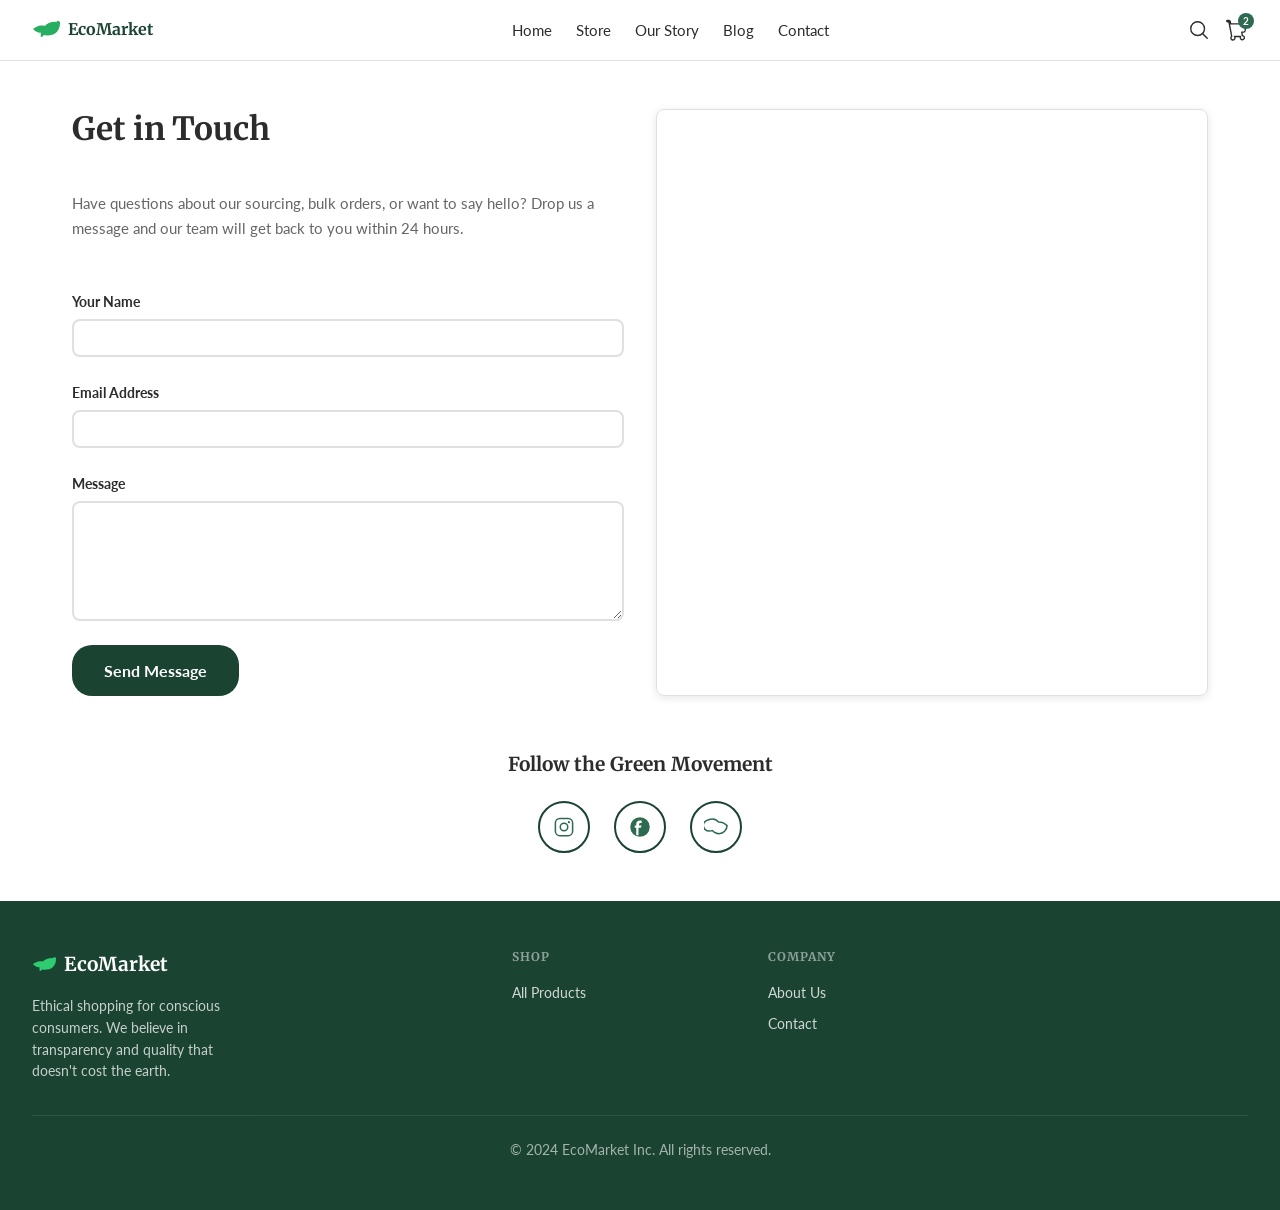
<file: views/contacto.html>
<!DOCTYPE html>
<html lang="en">

<head>
    <meta charset="UTF-8">
    <meta name="viewport" content="width=device-width, initial-scale=1.0">
    <link rel="icon" type="image/png" href="../img/favicon.svg">
    <title>Contact Us - EcoMarket</title>
    <link rel="stylesheet" href="../css/main.css">
    <link rel="stylesheet" href="../css/layout.css">
    <link rel="stylesheet" href="../css/components.css">
    <link rel="stylesheet" href="../css/animations.css">
</head>

<body>


    <header class="header">
        <div class="header__logo">
            <svg xmlns="http://www.w3.org/2000/svg" width="28" height="28" viewBox="0 0 256 256" fill="#27ae60">
                <path
                    d="M222.14,59.21A8,8,0,0,0,215,52C171.77,52,138.72,65.34,116,91.17c-16.23-4.93-52-9.45-99.08,21.23a8,8,0,0,0-.67,12.63C32.48,139.46,50.68,152,72,152a72.07,72.07,0,0,0,8-.45V184a8,8,0,0,0,13.66,5.66l14.84-14.85A95.27,95.27,0,0,0,160,176c56,0,96-48,96-112A8,8,0,0,0,222.14,59.21Z" />
            </svg>
            <span>EcoMarket</span>
        </div>
        <nav class="header__nav">
            <ul class="header__nav-list">
                <li><a href="../index.html" class="header__nav-link">Home</a></li>
                <li><a href="productos.html" class="header__nav-link">Store</a></li>
                <li><a href="sobre-nosotros.html" class="header__nav-link">Our Story</a></li>
                <li><a href="blog.html" class="header__nav-link">Blog</a></li>

                <li><a href="contacto.html" class="header__nav-link">Contact</a></li>
            </ul>
        </nav>
        <div class="header__actions">
            <a href="#" class="header__action-link">
                <svg xmlns="http://www.w3.org/2000/svg" width="22" height="22" viewBox="0 0 256 256" fill="none"
                    stroke="#2c2c2c" stroke-width="16" stroke-linecap="round" stroke-linejoin="round">
                    <circle cx="112" cy="112" r="80" />
                    <line x1="168.57" y1="168.57" x2="224" y2="224" />
                </svg>
            </a>
            <a href="#" class="header__action-link header__cart">
                <svg xmlns="http://www.w3.org/2000/svg" width="22" height="22" viewBox="0 0 256 256" fill="none"
                    stroke="#2c2c2c" stroke-width="16" stroke-linecap="round" stroke-linejoin="round">
                    <path
                        d="M222.14,58.87A8,8,0,0,0,216,56H54.68L49.79,29.14A16,16,0,0,0,34.05,16H16a8,8,0,0,0,0,16H34.05l32.51,168.86A24,24,0,1,0,98.4,204H169.6a24,24,0,1,0,20.47-11.14L183,152h23a16,16,0,0,0,15.74-13.14l12-80A8,8,0,0,0,222.14,58.87Z" />
                </svg>
                <span class="header__cart-badge">2</span>
            </a>
        </div>
    </header>


    <main class="contact-container">

        <div class="contact-info">
            <h1 class="contact-info__title">Get in Touch</h1>
            <p class="contact-info__text">Have questions about our sourcing, bulk orders, or want to say hello? Drop us
                a message and our team will get back to you within 24 hours.</p>

            <form class="contact-form" action="#" method="POST">
                <div class="form-group">
                    <label for="name">Your Name</label>
                    <input type="text" id="name" class="form-control" placeholder=" " required minlength="3">
                </div>

                <div class="form-group">
                    <label for="email">Email Address</label>
                    <input type="email" id="email" class="form-control" placeholder=" " required>
                </div>

                <div class="form-group">
                    <label for="message">Message</label>
                    <textarea id="message" rows="5" class="form-control" placeholder=" " required></textarea>
                </div>

                <button type="submit" class="btn-submit">Send Message</button>
            </form>
        </div>


        <div class="map-box">
            <iframe
                src="https://www.google.com/maps/embed?pb=!1m18!1m12!1m3!1d3966.061247231405!2d-75.568383!3d6.255655!2m3!1f0!2f0!3f0!3m2!1i1024!2i768!4f13.1!3m3!1m2!1s0x0%3A0x0!2zNsKwMTUnMjAuNCJOIDc1wrAzNCcwNi4yIlc!5e0!3m2!1ses!2sco!4v1710000000000!5m2!1ses!2sco"
                class="map-box__iframe" allowfullscreen="" loading="lazy" referrerpolicy="no-referrer-when-downgrade">
            </iframe>
        </div>


        <div class="social-section">
            <h3 class="social-title">Follow the Green Movement</h3>
            <div class="social-links">
                <a href="#" class="social-btn" aria-label="Instagram">
                    <svg xmlns="http://www.w3.org/2000/svg" width="24" height="24" viewBox="0 0 256 256" fill="#2d6a4f">
                        <rect x="36" y="36" width="184" height="184" rx="48" fill="none" stroke="#2d6a4f"
                            stroke-width="16" />
                        <circle cx="128" cy="128" r="40" fill="none" stroke="#2d6a4f" stroke-width="16" />
                        <circle cx="180" cy="76" r="12" fill="#2d6a4f" />
                    </svg>
                </a>
                <a href="#" class="social-btn" aria-label="Facebook">
                    <svg xmlns="http://www.w3.org/2000/svg" width="24" height="24" viewBox="0 0 256 256" fill="#2d6a4f">
                        <path
                            d="M128,24A104,104,0,1,0,232,128,104.11,104.11,0,0,0,128,24Zm8,112H112v80H88V136H72V112H88V96c0-24.2,14.2-37.5,36.4-37.5,10.6,0,21.8,1.9,21.8,1.9V84H134c-12,0-15.7,7.4-15.7,15.1v12.9h26.9Z" />
                    </svg>
                </a>
                <a href="#" class="social-btn" aria-label="Twitter">
                    <svg xmlns="http://www.w3.org/2000/svg" width="24" height="24" viewBox="0 0 256 256" fill="#2d6a4f">
                        <path
                            d="M245.83,113.31a88,88,0,0,1-86.47,86.47,88,88,0,0,1-68.52-32.93,124.71,124.71,0,0,1-34.12,4.8c-37.13,0-64.72-27.59-64.72-64.72S49.59,42.21,86.72,42.21A88,88,0,0,1,155.24,75,124.46,124.46,0,0,1,245.83,113.31Z"
                            fill="none" stroke="#2d6a4f" stroke-width="16" />
                    </svg>
                </a>
            </div>
        </div>
        </div>

    </main>


    <footer class="footer">
        <div class="footer__brand">
            <div class="footer__logo">
                <svg xmlns="http://www.w3.org/2000/svg" width="24" height="24" viewBox="0 0 256 256" fill="#2ecc71">
                    <path
                        d="M222.14,59.21A8,8,0,0,0,215,52C171.77,52,138.72,65.34,116,91.17c-16.23-4.93-52-9.45-99.08,21.23a8,8,0,0,0-.67,12.63C32.48,139.46,50.68,152,72,152a72.07,72.07,0,0,0,8-.45V184a8,8,0,0,0,13.66,5.66l14.84-14.85A95.27,95.27,0,0,0,160,176c56,0,96-48,96-112A8,8,0,0,0,222.14,59.21Z" />
                </svg>
                <span>EcoMarket</span>
            </div>
            <p class="footer__desc">Ethical shopping for conscious consumers. We believe in transparency and quality
                that doesn't cost the earth.</p>
        </div>
        <div class="footer__col">
            <h4 class="footer__heading">Shop</h4>
            <a href="productos.html" class="footer__link">All Products</a>
        </div>
        <div class="footer__col">
            <h4 class="footer__heading">Company</h4>
            <a href="sobre-nosotros.html" class="footer__link">About Us</a>
            <a href="contacto.html" class="footer__link">Contact</a>
        </div>
        <div class="footer__bottom">
            <p>© 2024 EcoMarket Inc. All rights reserved.</p>
        </div>
    </footer>

</body>

</html>
</file>
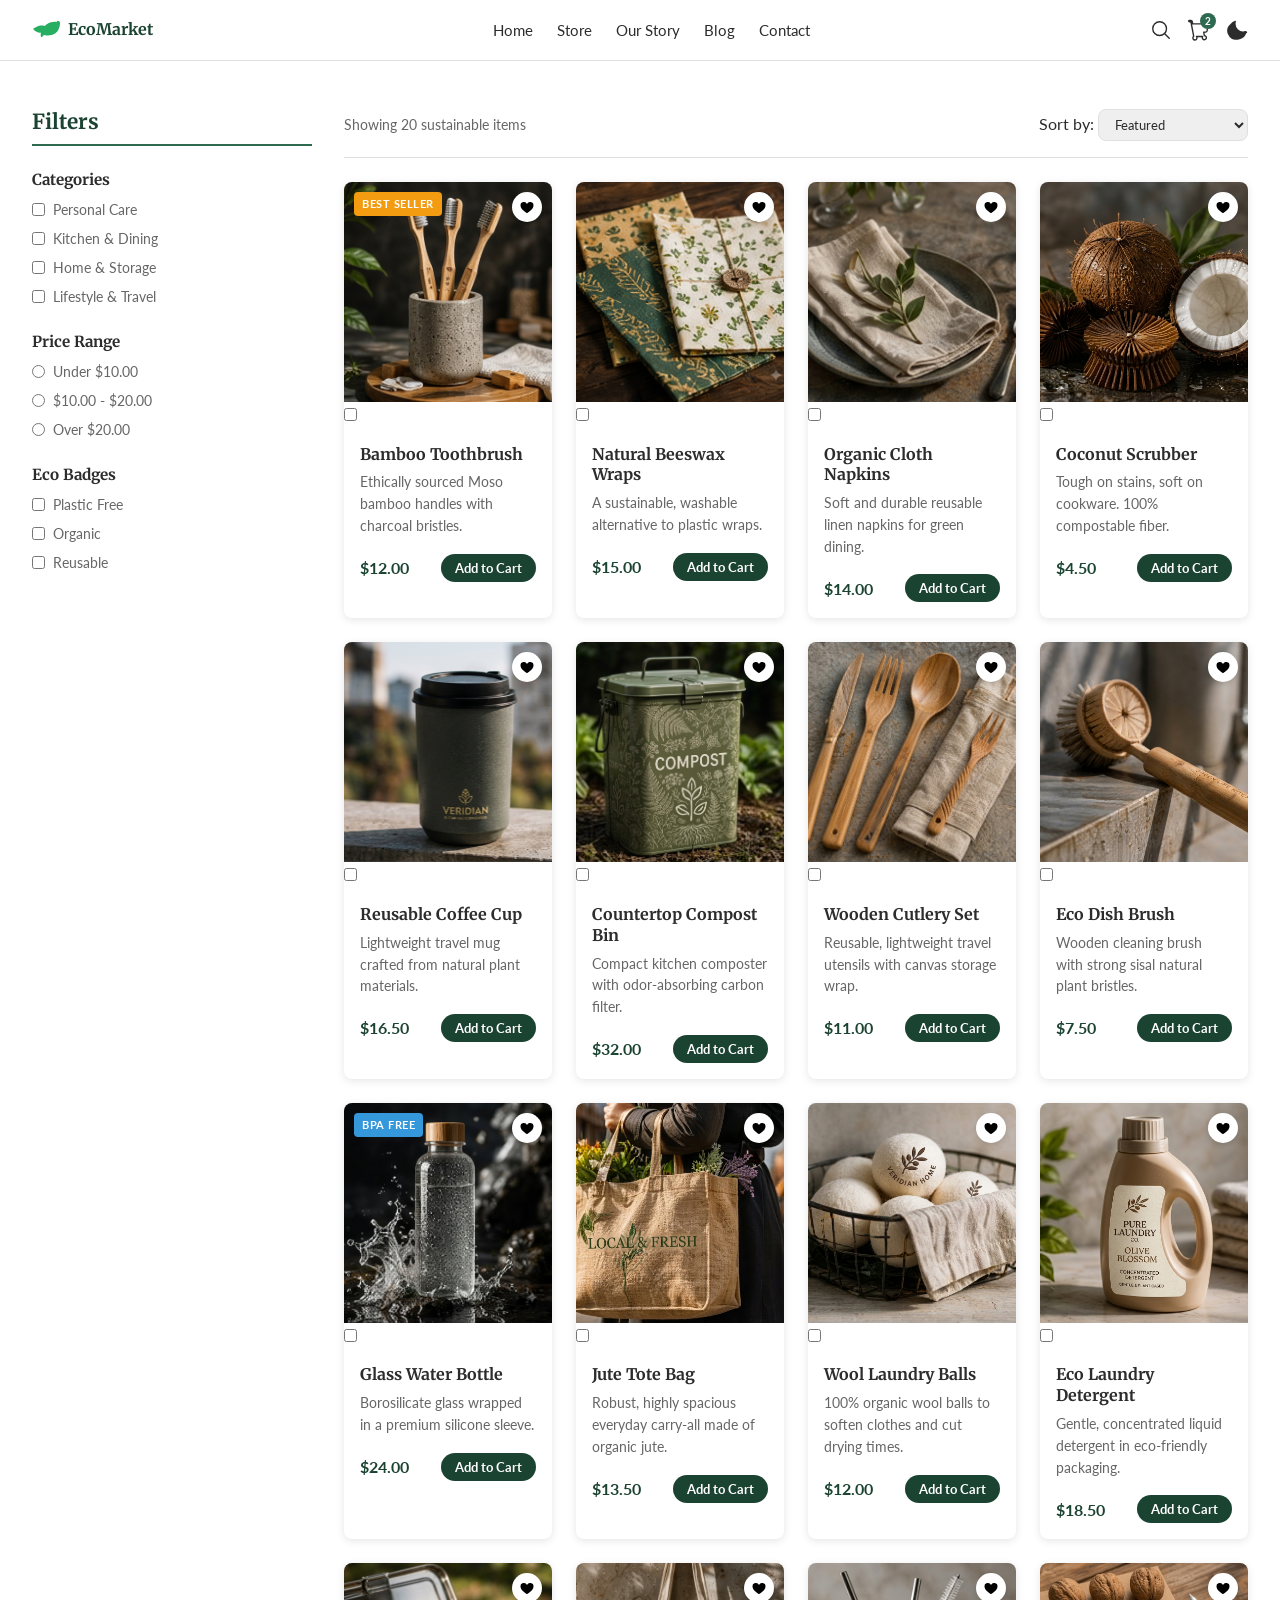
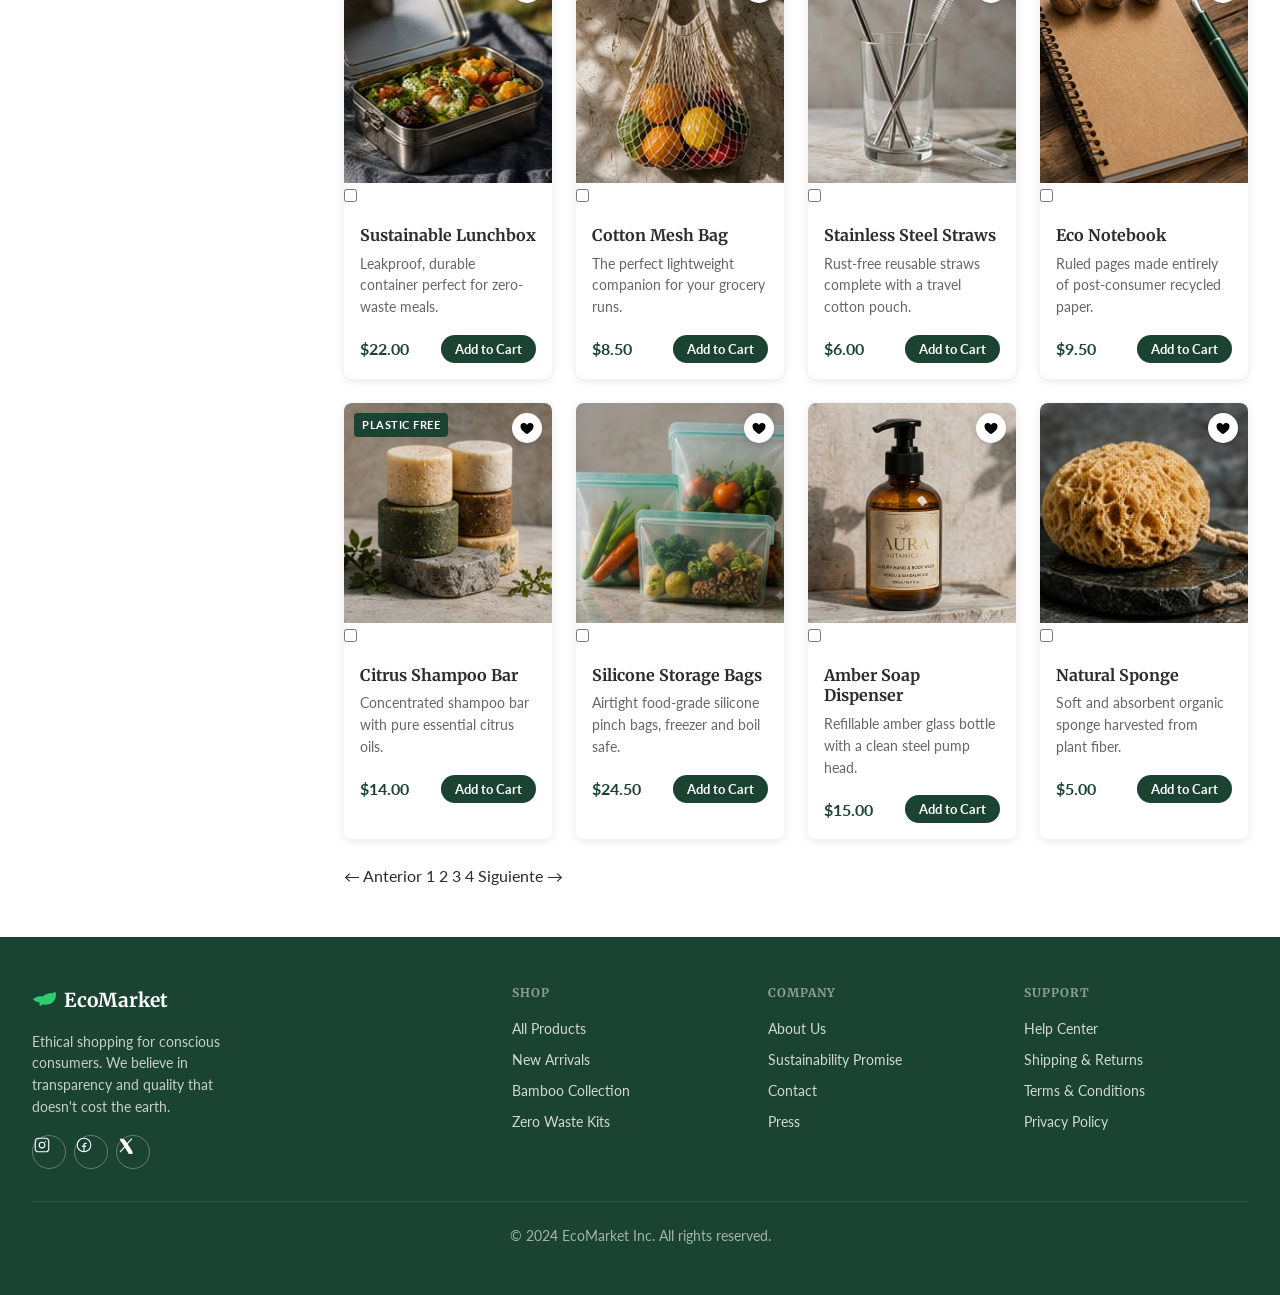
<file: views/productos.html>
<!DOCTYPE html>
<html lang="en">

<head>
    <meta charset="UTF-8">
    <meta name="viewport" content="width=device-width, initial-scale=1.0">
    <link rel="icon" type="image/png" href="../img/favicon.svg">
    <title>Store - EcoMarket</title>
    <link rel="stylesheet" href="../css/main.css">
    <link rel="stylesheet" href="../css/layout.css">
    <link rel="stylesheet" href="../css/components.css">
    <link rel="stylesheet" href="../css/animations.css">
</head>

<body>


    <header class="header">
        <div class="header__logo">
            <svg xmlns="http://www.w3.org/2000/svg" width="28" height="28" viewBox="0 0 256 256" fill="#27ae60">
                <path
                    d="M222.14,59.21A8,8,0,0,0,215,52C171.77,52,138.72,65.34,116,91.17c-16.23-4.93-52-9.45-99.08,21.23a8,8,0,0,0-.67,12.63C32.48,139.46,50.68,152,72,152a72.07,72.07,0,0,0,8-.45V184a8,8,0,0,0,13.66,5.66l14.84-14.85A95.27,95.27,0,0,0,160,176c56,0,96-48,96-112A8,8,0,0,0,222.14,59.21Z" />
            </svg>
            <span>EcoMarket</span>
        </div>
        <nav class="header__nav">
            <ul class="header__nav-list">
                <li><a href="../index.html" class="header__nav-link">Home</a></li>
                <li><a href="productos.html" class="header__nav-link">Store</a></li>
                <li><a href="sobre-nosotros.html" class="header__nav-link">Our Story</a></li>
                <li><a href="blog.html" class="header__nav-link">Blog</a></li>

                <li><a href="contacto.html" class="header__nav-link">Contact</a></li>
            </ul>
        </nav>
        <div class="header__actions">
            <a href="#" class="header__action-link">
                <svg xmlns="http://www.w3.org/2000/svg" width="22" height="22" viewBox="0 0 256 256" fill="none"
                    stroke="#2c2c2c" stroke-width="16" stroke-linecap="round" stroke-linejoin="round">
                    <circle cx="112" cy="112" r="80" />
                    <line x1="168.57" y1="168.57" x2="224" y2="224" />
                </svg>
            </a>
            <a href="#" class="header__action-link header__cart">
                <svg xmlns="http://www.w3.org/2000/svg" width="22" height="22" viewBox="0 0 256 256" fill="none"
                    stroke="#2c2c2c" stroke-width="16" stroke-linecap="round" stroke-linejoin="round">
                    <path
                        d="M222.14,58.87A8,8,0,0,0,216,56H54.68L49.79,29.14A16,16,0,0,0,34.05,16H16a8,8,0,0,0,0,16H34.05l32.51,168.86A24,24,0,1,0,98.4,204H169.6a24,24,0,1,0,20.47-11.14L183,152h23a16,16,0,0,0,15.74-13.14l12-80A8,8,0,0,0,222.14,58.87Z" />
                </svg>
                <span class="header__cart-badge">2</span>
            </a>
            <a href="#" class="header__action-link">
                <svg xmlns="http://www.w3.org/2000/svg" width="22" height="22" viewBox="0 0 256 256" fill="#2c2c2c">
                    <path
                        d="M233.54,142.23a8,8,0,0,0-8-2,88.08,88.08,0,0,1-109.8-109.8,8,8,0,0,0-10-10,104.84,104.84,0,0,0-52.91,37A104,104,0,0,0,136,240a103.09,103.09,0,0,0,62.52-20.88,104.84,104.84,0,0,0,37-52.91A8,8,0,0,0,233.54,142.23Z" />
                </svg>
            </a>
        </div>
    </header>


    <main class="store-container">


        <aside class="filter-sidebar">
            <h2 class="filter-sidebar__title">Filters</h2>


            <div class="filter-group">
                <h3 class="filter-group__title">Categories</h3>
                <div class="filter-group__list">
                    <label class="filter-group__item"><input type="checkbox"> Personal Care</label>
                    <label class="filter-group__item"><input type="checkbox"> Kitchen & Dining</label>
                    <label class="filter-group__item"><input type="checkbox"> Home & Storage</label>
                    <label class="filter-group__item"><input type="checkbox"> Lifestyle & Travel</label>
                </div>
            </div>


            <div class="filter-group">
                <h3 class="filter-group__title">Price Range</h3>
                <div class="filter-group__list">
                    <label class="filter-group__item"><input type="radio" name="price"> Under $10.00</label>
                    <label class="filter-group__item"><input type="radio" name="price"> $10.00 - $20.00</label>
                    <label class="filter-group__item"><input type="radio" name="price"> Over $20.00</label>
                </div>
            </div>


            <div class="filter-group">
                <h3 class="filter-group__title">Eco Badges</h3>
                <div class="filter-group__list">
                    <label class="filter-group__item"><input type="checkbox"> Plastic Free</label>
                    <label class="filter-group__item"><input type="checkbox"> Organic</label>
                    <label class="filter-group__item"><input type="checkbox"> Reusable</label>
                </div>
            </div>
        </aside>


        <section class="products-catalog">
            <div class="catalog-header">
                <p class="catalog-header__results">Showing 20 sustainable items</p>
                <div class="catalog-header__sort">
                    <label for="sort-select">Sort by: </label>
                    <select id="sort-select">
                        <option value="featured">Featured</option>
                        <option value="low-high">Price: Low to High</option>
                        <option value="high-low">Price: High to Low</option>
                    </select>
                </div>
            </div>


            <div class="catalog-grid">


                <article class="card">
                    <div class="card__img-wrapper">
                        <img src="../img/products/product-bamboo-toothbrush.png" alt="Bamboo Toothbrush Set"
                            class="card__img">
                        <span class="card__badge card__badge--yellow">Best Seller</span>
                        <input type="checkbox" id="fav1" class="card__fav-check">
                        <label for="fav1" class="card__fav" aria-label="Favorite">
                            <svg xmlns="http://www.w3.org/2000/svg" width="16" height="16" viewBox="0 0 256 256"
                                class="card__fav-icon">
                                <path
                                    d="M128,224S24,168,24,102a54,54,0,0,1,104-20.48A54,54,0,0,1,232,102C232,168,128,224,128,224Z" />
                            </svg>
                        </label>
                    </div>
                    <div class="card__body">
                        <h3 class="card__name">Bamboo Toothbrush</h3>
                        <p class="card__desc">Ethically sourced Moso bamboo handles with charcoal bristles.</p>
                        <div class="card__footer">
                            <span class="card__price">$12.00</span>
                            <button class="btn btn--cart">Add to Cart</button>
                        </div>
                    </div>
                </article>


                <article class="card">
                    <div class="card__img-wrapper">
                        <img src="../img/products/product-beeswax-wraps.png" alt="Natural Beeswax Wraps"
                            class="card__img">
                        <input type="checkbox" id="fav2" class="card__fav-check">
                        <label for="fav2" class="card__fav" aria-label="Favorite">
                            <svg xmlns="http://www.w3.org/2000/svg" width="16" height="16" viewBox="0 0 256 256"
                                class="card__fav-icon">
                                <path
                                    d="M128,224S24,168,24,102a54,54,0,0,1,104-20.48A54,54,0,0,1,232,102C232,168,128,224,128,224Z" />
                            </svg>
                        </label>
                    </div>
                    <div class="card__body">
                        <h3 class="card__name">Natural Beeswax Wraps</h3>
                        <p class="card__desc">A sustainable, washable alternative to plastic wraps.</p>
                        <div class="card__footer">
                            <span class="card__price">$15.00</span>
                            <button class="btn btn--cart">Add to Cart</button>
                        </div>
                    </div>
                </article>


                <article class="card">
                    <div class="card__img-wrapper">
                        <img src="../img/products/product-cloth-napkins.png" alt="Organic Cloth Napkins"
                            class="card__img">
                        <input type="checkbox" id="fav3" class="card__fav-check">
                        <label for="fav3" class="card__fav" aria-label="Favorite">
                            <svg xmlns="http://www.w3.org/2000/svg" width="16" height="16" viewBox="0 0 256 256"
                                class="card__fav-icon">
                                <path
                                    d="M128,224S24,168,24,102a54,54,0,0,1,104-20.48A54,54,0,0,1,232,102C232,168,128,224,128,224Z" />
                            </svg>
                        </label>
                    </div>
                    <div class="card__body">
                        <h3 class="card__name">Organic Cloth Napkins</h3>
                        <p class="card__desc">Soft and durable reusable linen napkins for green dining.</p>
                        <div class="card__footer">
                            <span class="card__price">$14.00</span>
                            <button class="btn btn--cart">Add to Cart</button>
                        </div>
                    </div>
                </article>


                <article class="card">
                    <div class="card__img-wrapper">
                        <img src="../img/products/product-coconut-scrubber.png" alt="Coconut Scrubber"
                            class="card__img">
                        <input type="checkbox" id="fav4" class="card__fav-check">
                        <label for="fav4" class="card__fav" aria-label="Favorite">
                            <svg xmlns="http://www.w3.org/2000/svg" width="16" height="16" viewBox="0 0 256 256"
                                class="card__fav-icon">
                                <path
                                    d="M128,224S24,168,24,102a54,54,0,0,1,104-20.48A54,54,0,0,1,232,102C232,168,128,224,128,224Z" />
                            </svg>
                        </label>
                    </div>
                    <div class="card__body">
                        <h3 class="card__name">Coconut Scrubber</h3>
                        <p class="card__desc">Tough on stains, soft on cookware. 100% compostable fiber.</p>
                        <div class="card__footer">
                            <span class="card__price">$4.50</span>
                            <button class="btn btn--cart">Add to Cart</button>
                        </div>
                    </div>
                </article>


                <article class="card">
                    <div class="card__img-wrapper">
                        <img src="../img/products/product-coffee-cup.png" alt="Reusable Coffee Cup" class="card__img">
                        <input type="checkbox" id="fav5" class="card__fav-check">
                        <label for="fav5" class="card__fav" aria-label="Favorite">
                            <svg xmlns="http://www.w3.org/2000/svg" width="16" height="16" viewBox="0 0 256 256"
                                class="card__fav-icon">
                                <path
                                    d="M128,224S24,168,24,102a54,54,0,0,1,104-20.48A54,54,0,0,1,232,102C232,168,128,224,128,224Z" />
                            </svg>
                        </label>
                    </div>
                    <div class="card__body">
                        <h3 class="card__name">Reusable Coffee Cup</h3>
                        <p class="card__desc">Lightweight travel mug crafted from natural plant materials.</p>
                        <div class="card__footer">
                            <span class="card__price">$16.50</span>
                            <button class="btn btn--cart">Add to Cart</button>
                        </div>
                    </div>
                </article>


                <article class="card">
                    <div class="card__img-wrapper">
                        <img src="../img/products/product-compost-bin.png" alt="Countertop Compost Bin"
                            class="card__img">
                        <input type="checkbox" id="fav6" class="card__fav-check">
                        <label for="fav6" class="card__fav" aria-label="Favorite">
                            <svg xmlns="http://www.w3.org/2000/svg" width="16" height="16" viewBox="0 0 256 256"
                                class="card__fav-icon">
                                <path
                                    d="M128,224S24,168,24,102a54,54,0,0,1,104-20.48A54,54,0,0,1,232,102C232,168,128,224,128,224Z" />
                            </svg>
                        </label>
                    </div>
                    <div class="card__body">
                        <h3 class="card__name">Countertop Compost Bin</h3>
                        <p class="card__desc">Compact kitchen composter with odor-absorbing carbon filter.</p>
                        <div class="card__footer">
                            <span class="card__price">$32.00</span>
                            <button class="btn btn--cart">Add to Cart</button>
                        </div>
                    </div>
                </article>


                <article class="card">
                    <div class="card__img-wrapper">
                        <img src="../img/products/product-cutlery.png" alt="Wooden Cutlery Set" class="card__img">
                        <input type="checkbox" id="fav7" class="card__fav-check">
                        <label for="fav7" class="card__fav" aria-label="Favorite">
                            <svg xmlns="http://www.w3.org/2000/svg" width="16" height="16" viewBox="0 0 256 256"
                                class="card__fav-icon">
                                <path
                                    d="M128,224S24,168,24,102a54,54,0,0,1,104-20.48A54,54,0,0,1,232,102C232,168,128,224,128,224Z" />
                            </svg>
                        </label>
                    </div>
                    <div class="card__body">
                        <h3 class="card__name">Wooden Cutlery Set</h3>
                        <p class="card__desc">Reusable, lightweight travel utensils with canvas storage wrap.</p>
                        <div class="card__footer">
                            <span class="card__price">$11.00</span>
                            <button class="btn btn--cart">Add to Cart</button>
                        </div>
                    </div>
                </article>


                <article class="card">
                    <div class="card__img-wrapper">
                        <img src="../img/products/product-dish-brush.png" alt="Eco Dish Brush" class="card__img">
                        <input type="checkbox" id="fav8" class="card__fav-check">
                        <label for="fav8" class="card__fav" aria-label="Favorite">
                            <svg xmlns="http://www.w3.org/2000/svg" width="16" height="16" viewBox="0 0 256 256"
                                class="card__fav-icon">
                                <path
                                    d="M128,224S24,168,24,102a54,54,0,0,1,104-20.48A54,54,0,0,1,232,102C232,168,128,224,128,224Z" />
                            </svg>
                        </label>
                    </div>
                    <div class="card__body">
                        <h3 class="card__name">Eco Dish Brush</h3>
                        <p class="card__desc">Wooden cleaning brush with strong sisal natural plant bristles.</p>
                        <div class="card__footer">
                            <span class="card__price">$7.50</span>
                            <button class="btn btn--cart">Add to Cart</button>
                        </div>
                    </div>
                </article>


                <article class="card">
                    <div class="card__img-wrapper">
                        <img src="../img/products/product-glass-bottle.png" alt="Glass Water Bottle" class="card__img">
                        <span class="card__badge card__badge--blue">BPA Free</span>
                        <input type="checkbox" id="fav9" class="card__fav-check">
                        <label for="fav9" class="card__fav" aria-label="Favorite">
                            <svg xmlns="http://www.w3.org/2000/svg" width="16" height="16" viewBox="0 0 256 256"
                                class="card__fav-icon">
                                <path
                                    d="M128,224S24,168,24,102a54,54,0,0,1,104-20.48A54,54,0,0,1,232,102C232,168,128,224,128,224Z" />
                            </svg>
                        </label>
                    </div>
                    <div class="card__body">
                        <h3 class="card__name">Glass Water Bottle</h3>
                        <p class="card__desc">Borosilicate glass wrapped in a premium silicone sleeve.</p>
                        <div class="card__footer">
                            <span class="card__price">$24.00</span>
                            <button class="btn btn--cart">Add to Cart</button>
                        </div>
                    </div>
                </article>


                <article class="card">
                    <div class="card__img-wrapper">
                        <img src="../img/products/product-jute-bag.png" alt="Jute Tote Bag" class="card__img">
                        <input type="checkbox" id="fav10" class="card__fav-check">
                        <label for="fav10" class="card__fav" aria-label="Favorite">
                            <svg xmlns="http://www.w3.org/2000/svg" width="16" height="16" viewBox="0 0 256 256"
                                class="card__fav-icon">
                                <path
                                    d="M128,224S24,168,24,102a54,54,0,0,1,104-20.48A54,54,0,0,1,232,102C232,168,128,224,128,224Z" />
                            </svg>
                        </label>
                    </div>
                    <div class="card__body">
                        <h3 class="card__name">Jute Tote Bag</h3>
                        <p class="card__desc">Robust, highly spacious everyday carry-all made of organic jute.</p>
                        <div class="card__footer">
                            <span class="card__price">$13.50</span>
                            <button class="btn btn--cart">Add to Cart</button>
                        </div>
                    </div>
                </article>


                <article class="card">
                    <div class="card__img-wrapper">
                        <img src="../img/products/product-laundry-balls.png" alt="Wool Laundry Balls" class="card__img">
                        <input type="checkbox" id="fav11" class="card__fav-check">
                        <label for="fav11" class="card__fav" aria-label="Favorite">
                            <svg xmlns="http://www.w3.org/2000/svg" width="16" height="16" viewBox="0 0 256 256"
                                class="card__fav-icon">
                                <path
                                    d="M128,224S24,168,24,102a54,54,0,0,1,104-20.48A54,54,0,0,1,232,102C232,168,128,224,128,224Z" />
                            </svg>
                        </label>
                    </div>
                    <div class="card__body">
                        <h3 class="card__name">Wool Laundry Balls</h3>
                        <p class="card__desc">100% organic wool balls to soften clothes and cut drying times.</p>
                        <div class="card__footer">
                            <span class="card__price">$12.00</span>
                            <button class="btn btn--cart">Add to Cart</button>
                        </div>
                    </div>
                </article>


                <article class="card">
                    <div class="card__img-wrapper">
                        <img src="../img/products/product-laundry-detergent.png" alt="Eco Laundry Detergent"
                            class="card__img">
                        <input type="checkbox" id="fav12" class="card__fav-check">
                        <label for="fav12" class="card__fav" aria-label="Favorite">
                            <svg xmlns="http://www.w3.org/2000/svg" width="16" height="16" viewBox="0 0 256 256"
                                class="card__fav-icon">
                                <path
                                    d="M128,224S24,168,24,102a54,54,0,0,1,104-20.48A54,54,0,0,1,232,102C232,168,128,224,128,224Z" />
                            </svg>
                        </label>
                    </div>
                    <div class="card__body">
                        <h3 class="card__name">Eco Laundry Detergent</h3>
                        <p class="card__desc">Gentle, concentrated liquid detergent in eco-friendly packaging.</p>
                        <div class="card__footer">
                            <span class="card__price">$18.50</span>
                            <button class="btn btn--cart">Add to Cart</button>
                        </div>
                    </div>
                </article>


                <article class="card">
                    <div class="card__img-wrapper">
                        <img src="../img/products/product-lunchbox.png" alt="Sustainable Lunchbox" class="card__img">
                        <input type="checkbox" id="fav13" class="card__fav-check">
                        <label for="fav13" class="card__fav" aria-label="Favorite">
                            <svg xmlns="http://www.w3.org/2000/svg" width="16" height="16" viewBox="0 0 256 256"
                                class="card__fav-icon">
                                <path
                                    d="M128,224S24,168,24,102a54,54,0,0,1,104-20.48A54,54,0,0,1,232,102C232,168,128,224,128,224Z" />
                            </svg>
                        </label>
                    </div>
                    <div class="card__body">
                        <h3 class="card__name">Sustainable Lunchbox</h3>
                        <p class="card__desc">Leakproof, durable container perfect for zero-waste meals.</p>
                        <div class="card__footer">
                            <span class="card__price">$22.00</span>
                            <button class="btn btn--cart">Add to Cart</button>
                        </div>
                    </div>
                </article>


                <article class="card">
                    <div class="card__img-wrapper">
                        <img src="../img/products/product-mesh-bag.png" alt="Cotton Mesh Produce Bag" class="card__img">
                        <input type="checkbox" id="fav14" class="card__fav-check">
                        <label for="fav14" class="card__fav" aria-label="Favorite">
                            <svg xmlns="http://www.w3.org/2000/svg" width="16" height="16" viewBox="0 0 256 256"
                                class="card__fav-icon">
                                <path
                                    d="M128,224S24,168,24,102a54,54,0,0,1,104-20.48A54,54,0,0,1,232,102C232,168,128,224,128,224Z" />
                            </svg>
                        </label>
                    </div>
                    <div class="card__body">
                        <h3 class="card__name">Cotton Mesh Bag</h3>
                        <p class="card__desc">The perfect lightweight companion for your grocery runs.</p>
                        <div class="card__footer">
                            <span class="card__price">$8.50</span>
                            <button class="btn btn--cart">Add to Cart</button>
                        </div>
                    </div>
                </article>


                <article class="card">
                    <div class="card__img-wrapper">
                        <img src="../img/products/product-metal-straws.png" alt="Stainless Steel Straws"
                            class="card__img">
                        <input type="checkbox" id="fav15" class="card__fav-check">
                        <label for="fav15" class="card__fav" aria-label="Favorite">
                            <svg xmlns="http://www.w3.org/2000/svg" width="16" height="16" viewBox="0 0 256 256"
                                class="card__fav-icon">
                                <path
                                    d="M128,224S24,168,24,102a54,54,0,0,1,104-20.48A54,54,0,0,1,232,102C232,168,128,224,128,224Z" />
                            </svg>
                        </label>
                    </div>
                    <div class="card__body">
                        <h3 class="card__name">Stainless Steel Straws</h3>
                        <p class="card__desc">Rust-free reusable straws complete with a travel cotton pouch.</p>
                        <div class="card__footer">
                            <span class="card__price">$6.00</span>
                            <button class="btn btn--cart">Add to Cart</button>
                        </div>
                    </div>
                </article>


                <article class="card">
                    <div class="card__img-wrapper">
                        <img src="../img/products/product-notebook.png" alt="Eco-Friendly Notebook" class="card__img">
                        <input type="checkbox" id="fav16" class="card__fav-check">
                        <label for="fav16" class="card__fav" aria-label="Favorite">
                            <svg xmlns="http://www.w3.org/2000/svg" width="16" height="16" viewBox="0 0 256 256"
                                class="card__fav-icon">
                                <path
                                    d="M128,224S24,168,24,102a54,54,0,0,1,104-20.48A54,54,0,0,1,232,102C232,168,128,224,128,224Z" />
                            </svg>
                        </label>
                    </div>
                    <div class="card__body">
                        <h3 class="card__name">Eco Notebook</h3>
                        <p class="card__desc">Ruled pages made entirely of post-consumer recycled paper.</p>
                        <div class="card__footer">
                            <span class="card__price">$9.50</span>
                            <button class="btn btn--cart">Add to Cart</button>
                        </div>
                    </div>
                </article>


                <article class="card">
                    <div class="card__img-wrapper">
                        <img src="../img/products/product-shampoo-bar.png" alt="Citrus Shampoo Bar" class="card__img">
                        <span class="card__badge card__badge--green">Plastic Free</span>
                        <input type="checkbox" id="fav17" class="card__fav-check">
                        <label for="fav17" class="card__fav" aria-label="Favorite">
                            <svg xmlns="http://www.w3.org/2000/svg" width="16" height="16" viewBox="0 0 256 256"
                                class="card__fav-icon">
                                <path
                                    d="M128,224S24,168,24,102a54,54,0,0,1,104-20.48A54,54,0,0,1,232,102C232,168,128,224,128,224Z" />
                            </svg>
                        </label>
                    </div>
                    <div class="card__body">
                        <h3 class="card__name">Citrus Shampoo Bar</h3>
                        <p class="card__desc">Concentrated shampoo bar with pure essential citrus oils.</p>
                        <div class="card__footer">
                            <span class="card__price">$14.00</span>
                            <button class="btn btn--cart">Add to Cart</button>
                        </div>
                    </div>
                </article>


                <article class="card">
                    <div class="card__img-wrapper">
                        <img src="../img/products/product-silicone-bags.png" alt="Silicone Storage Bags"
                            class="card__img">
                        <input type="checkbox" id="fav18" class="card__fav-check">
                        <label for="fav18" class="card__fav" aria-label="Favorite">
                            <svg xmlns="http://www.w3.org/2000/svg" width="16" height="16" viewBox="0 0 256 256"
                                class="card__fav-icon">
                                <path
                                    d="M128,224S24,168,24,102a54,54,0,0,1,104-20.48A54,54,0,0,1,232,102C232,168,128,224,128,224Z" />
                            </svg>
                        </label>
                    </div>
                    <div class="card__body">
                        <h3 class="card__name">Silicone Storage Bags</h3>
                        <p class="card__desc">Airtight food-grade silicone pinch bags, freezer and boil safe.</p>
                        <div class="card__footer">
                            <span class="card__price">$24.50</span>
                            <button class="btn btn--cart">Add to Cart</button>
                        </div>
                    </div>
                </article>


                <article class="card">
                    <div class="card__img-wrapper">
                        <img src="../img/products/product-soap-dispenser.png" alt="Amber Soap Dispenser"
                            class="card__img">
                        <input type="checkbox" id="fav19" class="card__fav-check">
                        <label for="fav19" class="card__fav" aria-label="Favorite">
                            <svg xmlns="http://www.w3.org/2000/svg" width="16" height="16" viewBox="0 0 256 256"
                                class="card__fav-icon">
                                <path
                                    d="M128,224S24,168,24,102a54,54,0,0,1,104-20.48A54,54,0,0,1,232,102C232,168,128,224,128,224Z" />
                            </svg>
                        </label>
                    </div>
                    <div class="card__body">
                        <h3 class="card__name">Amber Soap Dispenser</h3>
                        <p class="card__desc">Refillable amber glass bottle with a clean steel pump head.</p>
                        <div class="card__footer">
                            <span class="card__price">$15.00</span>
                            <button class="btn btn--cart">Add to Cart</button>
                        </div>
                    </div>
                </article>


                <article class="card">
                    <div class="card__img-wrapper">
                        <img src="../img/products/product-sponge.png" alt="Natural Sponge" class="card__img">
                        <input type="checkbox" id="fav20" class="card__fav-check">
                        <label for="fav20" class="card__fav" aria-label="Favorite">
                            <svg xmlns="http://www.w3.org/2000/svg" width="16" height="16" viewBox="0 0 256 256"
                                class="card__fav-icon">
                                <path
                                    d="M128,224S24,168,24,102a54,54,0,0,1,104-20.48A54,54,0,0,1,232,102C232,168,128,224,128,224Z" />
                            </svg>
                        </label>
                    </div>
                    <div class="card__body">
                        <h3 class="card__name">Natural Sponge</h3>
                        <p class="card__desc">Soft and absorbent organic sponge harvested from plant fiber.</p>
                        <div class="card__footer">
                            <span class="card__price">$5.00</span>
                            <button class="btn btn--cart">Add to Cart</button>
                        </div>
                    </div>
                </article>

            </div>


            <nav class="pagination" aria-label="Navegación de páginas">
                <a href="#" class="pagination__btn pagination__btn--prev">&#8592; Anterior</a>
                <a href="#" class="pagination__page pagination__page--active">1</a>
                <a href="#" class="pagination__page">2</a>
                <a href="#" class="pagination__page">3</a>
                <a href="#" class="pagination__page">4</a>
                <a href="#" class="pagination__btn pagination__btn--next">Siguiente &#8594;</a>
            </nav>

        </section>

    </main>


    <footer class="footer">
        <div class="footer__brand">
            <div class="footer__logo">
                <svg xmlns="http://www.w3.org/2000/svg" width="24" height="24" viewBox="0 0 256 256" fill="#2ecc71">
                    <path
                        d="M222.14,59.21A8,8,0,0,0,215,52C171.77,52,138.72,65.34,116,91.17c-16.23-4.93-52-9.45-99.08,21.23a8,8,0,0,0-.67,12.63C32.48,139.46,50.68,152,72,152a72.07,72.07,0,0,0,8-.45V184a8,8,0,0,0,13.66,5.66l14.84-14.85A95.27,95.27,0,0,0,160,176c56,0,96-48,96-112A8,8,0,0,0,222.14,59.21Z" />
                </svg>
                <span>EcoMarket</span>
            </div>
            <p class="footer__desc">Ethical shopping for conscious consumers. We believe in transparency and quality
                that doesn't cost the earth.</p>
            <div class="footer__social">
                <a href="#" class="footer__social-link" aria-label="Instagram">
                    <svg xmlns="http://www.w3.org/2000/svg" width="18" height="18" viewBox="0 0 256 256" fill="none"
                        stroke="currentColor" stroke-width="16" stroke-linecap="round" stroke-linejoin="round">
                        <rect x="32" y="32" width="192" height="192" rx="48" />
                        <circle cx="128" cy="128" r="40" />
                        <circle cx="180" cy="76" r="10" fill="currentColor" stroke="none" />
                    </svg>
                </a>
                <a href="#" class="footer__social-link" aria-label="Facebook">
                    <svg xmlns="http://www.w3.org/2000/svg" width="18" height="18" viewBox="0 0 256 256"
                        fill="currentColor">
                        <path
                            d="M128,24A104,104,0,1,0,232,128,104.11,104.11,0,0,0,128,24Zm8,191.63V152h16a8,8,0,0,0,0-16H136V120a8,8,0,0,1,8-8h16a8,8,0,0,0,0-16H144a24,24,0,0,0-24,24v16H104a8,8,0,0,0,0,16h16v63.63a88,88,0,1,1,16,0Z" />
                    </svg>
                </a>
                <a href="#" class="footer__social-link" aria-label="Twitter">
                    <svg xmlns="http://www.w3.org/2000/svg" width="18" height="18" viewBox="0 0 256 256"
                        fill="currentColor">
                        <path
                            d="M214.75,211.71l-62.6-98.36,61.77-67.95a8,8,0,0,0-11.84-10.76l-58.52,64.35L99.33,44.29A8,8,0,0,0,92.23,40H48a8,8,0,0,0-6.75,12.29l62.6,98.36L41.08,218.6a8,8,0,1,0,11.84,10.76l58.52-64.35,56.23,88.35A8,8,0,0,0,174.67,256H216a8,8,0,0,0,6.75-12.29Z" />
                    </svg>
                </a>
            </div>
        </div>
        <div class="footer__col">
            <h4 class="footer__heading">Shop</h4>
            <a href="productos.html" class="footer__link">All Products</a>
            <a href="#" class="footer__link">New Arrivals</a>
            <a href="#" class="footer__link">Bamboo Collection</a>
            <a href="#" class="footer__link">Zero Waste Kits</a>
        </div>
        <div class="footer__col">
            <h4 class="footer__heading">Company</h4>
            <a href="sobre-nosotros.html" class="footer__link">About Us</a>
            <a href="#" class="footer__link">Sustainability Promise</a>
            <a href="contacto.html" class="footer__link">Contact</a>
            <a href="#" class="footer__link">Press</a>
        </div>
        <div class="footer__col">
            <h4 class="footer__heading">Support</h4>
            <a href="#" class="footer__link">Help Center</a>
            <a href="#" class="footer__link">Shipping & Returns</a>
            <a href="#" class="footer__link">Terms & Conditions</a>
            <a href="#" class="footer__link">Privacy Policy</a>
        </div>
        <div class="footer__bottom">
            <p>© 2024 EcoMarket Inc. All rights reserved.</p>
        </div>
    </footer>

</body>

</html>
</file>
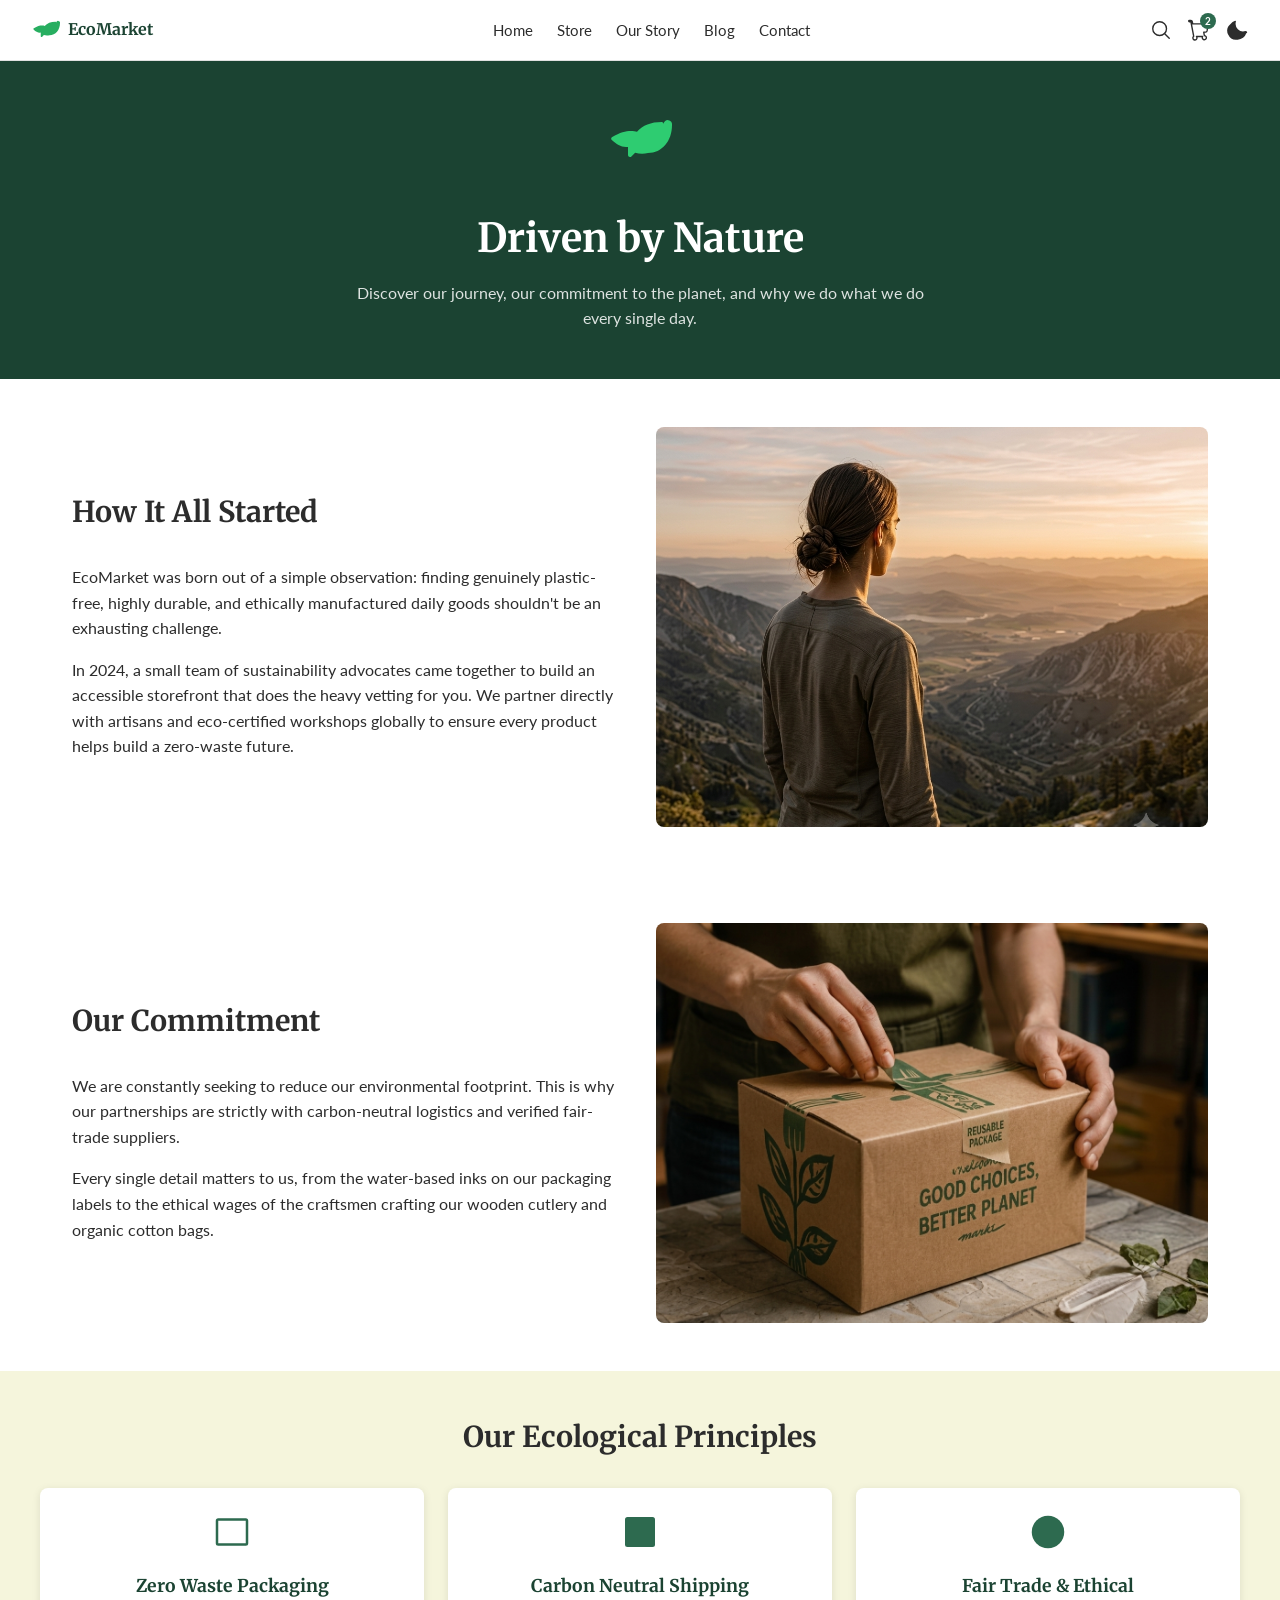
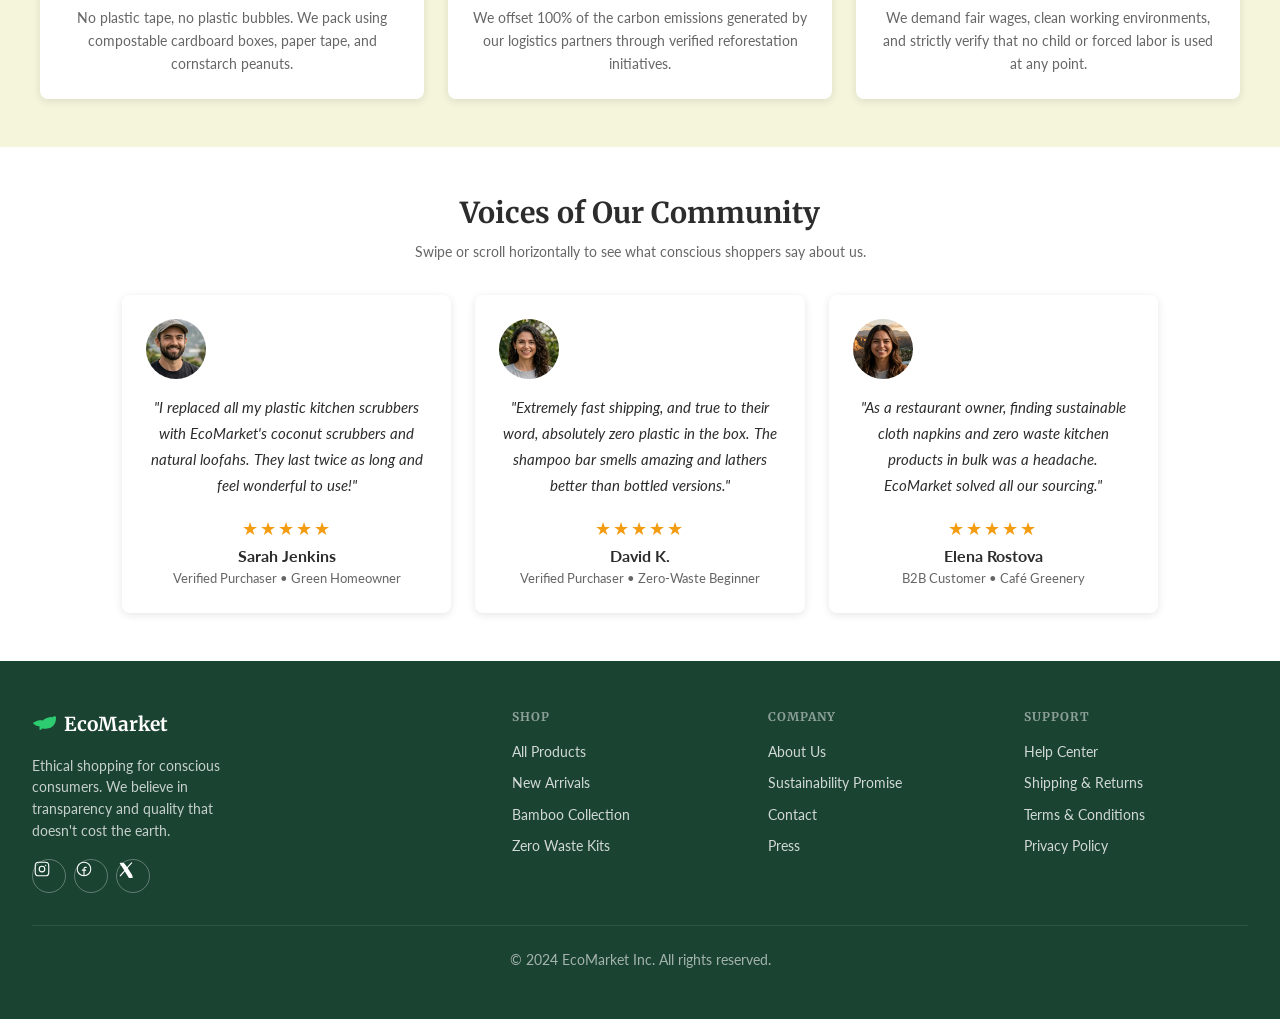
<file: views/sobre-nosotros.html>
<!DOCTYPE html>
<html lang="en">

<head>
    <meta charset="UTF-8">
    <meta name="viewport" content="width=device-width, initial-scale=1.0">
    <link rel="icon" type="image/png" href="../img/favicon.svg">
    <title>EcoMarket</title>
    <link rel="stylesheet" href="../css/main.css">
    <link rel="stylesheet" href="../css/layout.css">
    <link rel="stylesheet" href="../css/components.css">
    <link rel="stylesheet" href="../css/animations.css">
</head>

<body>

    <header class="header">
        <div class="header__logo">
            <svg xmlns="http://www.w3.org/2000/svg" width="28" height="28" viewBox="0 0 256 256" fill="#27ae60">
                <path
                    d="M222.14,59.21A8,8,0,0,0,215,52C171.77,52,138.72,65.34,116,91.17c-16.23-4.93-52-9.45-99.08,21.23a8,8,0,0,0-.67,12.63C32.48,139.46,50.68,152,72,152a72.07,72.07,0,0,0,8-.45V184a8,8,0,0,0,13.66,5.66l14.84-14.85A95.27,95.27,0,0,0,160,176c56,0,96-48,96-112A8,8,0,0,0,222.14,59.21Z" />
            </svg>
            <span>EcoMarket</span>
        </div>
        <nav class="header__nav">
            <ul class="header__nav-list">
                <li><a href="../index.html" class="header__nav-link">Home</a></li>
                <li><a href="productos.html" class="header__nav-link">Store</a></li>
                <li><a href="sobre-nosotros.html" class="header__nav-link">Our Story</a></li>
                <li><a href="blog.html" class="header__nav-link">Blog</a></li>
                <li><a href="contacto.html" class="header__nav-link">Contact</a></li>
            </ul>
        </nav>
        <div class="header__actions">
            <a href="#" class="header__action-link">
                <svg xmlns="http://www.w3.org/2000/svg" width="22" height="22" viewBox="0 0 256 256" fill="none"
                    stroke="#2c2c2c" stroke-width="16" stroke-linecap="round" stroke-linejoin="round">
                    <circle cx="112" cy="112" r="80" />
                    <line x1="168.57" y1="168.57" x2="224" y2="224" />
                </svg>
            </a>
            <a href="#" class="header__action-link header__cart">
                <svg xmlns="http://www.w3.org/2000/svg" width="22" height="22" viewBox="0 0 256 256" fill="none"
                    stroke="#2c2c2c" stroke-width="16" stroke-linecap="round" stroke-linejoin="round">
                    <path
                        d="M222.14,58.87A8,8,0,0,0,216,56H54.68L49.79,29.14A16,16,0,0,0,34.05,16H16a8,8,0,0,0,0,16H34.05l32.51,168.86A24,24,0,1,0,98.4,204H169.6a24,24,0,1,0,20.47-11.14L183,152h23a16,16,0,0,0,15.74-13.14l12-80A8,8,0,0,0,222.14,58.87Z" />
                </svg>
                <span class="header__cart-badge">2</span>
            </a>
            <a href="#" class="header__action-link">
                <svg xmlns="http://www.w3.org/2000/svg" width="22" height="22" viewBox="0 0 256 256" fill="#2c2c2c">
                    <path
                        d="M233.54,142.23a8,8,0,0,0-8-2,88.08,88.08,0,0,1-109.8-109.8,8,8,0,0,0-10-10,104.84,104.84,0,0,0-52.91,37A104,104,0,0,0,136,240a103.09,103.09,0,0,0,62.52-20.88,104.84,104.84,0,0,0,37-52.91A8,8,0,0,0,233.54,142.23Z" />
                </svg>
            </a>
        </div>
    </header>

    <main>

        <section class="about-hero">
            <div class="about-hero__icon">
                <svg xmlns="http://www.w3.org/2000/svg" width="64" height="64" viewBox="0 0 256 256" fill="#2ecc71">
                    <path
                        d="M222.14,59.21A8,8,0,0,0,215,52C171.77,52,138.72,65.34,116,91.17c-16.23-4.93-52-9.45-99.08,21.23a8,8,0,0,0-.67,12.63C32.48,139.46,50.68,152,72,152a72.07,72.07,0,0,0,8-.45V184a8,8,0,0,0,13.66,5.66l14.84-14.85A95.27,95.27,0,0,0,160,176c56,0,96-48,96-112A8,8,0,0,0,222.14,59.21Z" />
                </svg>
            </div>
            <h1 class="about-hero__title">Driven by Nature</h1>
            <p class="about-hero__subtitle">Discover our journey, our commitment to the planet, and why we do what we do
                every single day.</p>
        </section>

        <section class="story-section">
            <div class="story-section__content">
                <h2 class="story-section__title">How It All Started</h2>
                <p>EcoMarket was born out of a simple observation: finding genuinely plastic-free, highly durable, and
                    ethically manufactured daily goods shouldn't be an exhausting challenge.</p>
                <p>In 2024, a small team of sustainability advocates came together to build an accessible storefront
                    that does the heavy vetting for you. We partner directly with artisans and eco-certified workshops
                    globally to ensure every product helps build a zero-waste future.</p>
            </div>
            <img src="../img/about-mission.png" alt="Our Mission Journey" class="story-section__img">
        </section>

        <section class="story-section story-section--reverse">
            <img src="../img/about-commitment.png" alt="Our Commitment Packaging" class="story-section__img">
            <div class="story-section__content">
                <h2 class="story-section__title">Our Commitment</h2>
                <p>We are constantly seeking to reduce our environmental footprint. This is why our partnerships are
                    strictly with carbon-neutral logistics and verified fair-trade suppliers.</p>
                <p>Every single detail matters to us, from the water-based inks on our packaging labels to the ethical
                    wages of the craftsmen crafting our wooden cutlery and organic cotton bags.</p>
            </div>
        </section>

        <section class="principles-section">
            <h2 class="principles__title">Our Ecological Principles</h2>
            <div class="principles-grid">

                <div class="principle-card">
                    <div class="principle-card__icon">
                        <svg xmlns="http://www.w3.org/2000/svg" width="40" height="40" viewBox="0 0 256 256"
                            fill="#2d6a4f">
                            <path
                                d="M216,40H40A16,16,0,0,0,24,56V200a16,16,0,0,0,16,16H216a16,16,0,0,0,16-16V56A16,16,0,0,0,216,40Zm0,160H40V56H216V200Z" />
                        </svg>
                    </div>
                    <h3 class="principle-card__title">Zero Waste Packaging</h3>
                    <p class="principle-card__desc">No plastic tape, no plastic bubbles. We pack using compostable
                        cardboard boxes, paper tape, and cornstarch peanuts.</p>
                </div>

                <div class="principle-card">
                    <div class="principle-card__icon">
                        <svg xmlns="http://www.w3.org/2000/svg" width="40" height="40" viewBox="0 0 256 256"
                            fill="#2d6a4f">
                            <path
                                d="M208,32H48A16,16,0,0,0,32,48V208a16,16,0,0,0,16,16H208a16,16,0,0,0,16-16V48A16,16,0,0,0,208,32Z" />
                        </svg>
                    </div>
                    <h3 class="principle-card__title">Carbon Neutral Shipping</h3>
                    <p class="principle-card__desc">We offset 100% of the carbon emissions generated by our logistics
                        partners through verified reforestation initiatives.</p>
                </div>

                <div class="principle-card">
                    <div class="principle-card__icon">
                        <svg xmlns="http://www.w3.org/2000/svg" width="40" height="40" viewBox="0 0 256 256"
                            fill="#2d6a4f">
                            <path d="M128,24A104,104,0,1,0,232,128,104.11,104.11,0,0,0,128,24Z" />
                        </svg>
                    </div>
                    <h3 class="principle-card__title">Fair Trade & Ethical</h3>
                    <p class="principle-card__desc">We demand fair wages, clean working environments, and strictly
                        verify that no child or forced labor is used at any point.</p>
                </div>

            </div>
        </section>

        <section class="testimonials-section">
            <h2 class="testimonials__title">Voices of Our Community</h2>
            <p class="testimonials__subtitle">Swipe or scroll horizontally to see what conscious shoppers say about us.
            </p>

            <div class="testimonials-carousel">

                <div class="testimonial-slide">
                    <img src="../img/testimonial-1.png" alt="Sarah Jenkins" class="testimonial__avatar">
                    <p class="testimonial__quote">"I replaced all my plastic kitchen scrubbers with EcoMarket's coconut
                        scrubbers and natural loofahs. They last twice as long and feel wonderful to use!"</p>
                    <div class="testimonial__meta">
                        <div class="testimonial__stars">★★★★★</div>
                        <p class="testimonial__author">Sarah Jenkins</p>
                        <p class="testimonial__role">Verified Purchaser • Green Homeowner</p>
                    </div>
                </div>

                <div class="testimonial-slide">
                    <img src="../img/testimonial-2.png" alt="David K." class="testimonial__avatar">
                    <p class="testimonial__quote">"Extremely fast shipping, and true to their word, absolutely zero
                        plastic in the box. The shampoo bar smells amazing and lathers better than bottled versions."
                    </p>
                    <div class="testimonial__meta">
                        <div class="testimonial__stars">★★★★★</div>
                        <p class="testimonial__author">David K.</p>
                        <p class="testimonial__role">Verified Purchaser • Zero-Waste Beginner</p>
                    </div>
                </div>

                <div class="testimonial-slide">
                    <img src="../img/testimonial-3.png" alt="Elena Rostova" class="testimonial__avatar">
                    <p class="testimonial__quote">"As a restaurant owner, finding sustainable cloth napkins and zero
                        waste kitchen products in bulk was a headache. EcoMarket solved all our sourcing."</p>
                    <div class="testimonial__meta">
                        <div class="testimonial__stars">★★★★★</div>
                        <p class="testimonial__author">Elena Rostova</p>
                        <p class="testimonial__role">B2B Customer • Café Greenery</p>
                    </div>
                </div>

            </div>
        </section>

    </main>

    <footer class="footer">
        <div class="footer__brand">
            <div class="footer__logo">
                <svg xmlns="http://www.w3.org/2000/svg" width="24" height="24" viewBox="0 0 256 256" fill="#2ecc71">
                    <path
                        d="M222.14,59.21A8,8,0,0,0,215,52C171.77,52,138.72,65.34,116,91.17c-16.23-4.93-52-9.45-99.08,21.23a8,8,0,0,0-.67,12.63C32.48,139.46,50.68,152,72,152a72.07,72.07,0,0,0,8-.45V184a8,8,0,0,0,13.66,5.66l14.84-14.85A95.27,95.27,0,0,0,160,176c56,0,96-48,96-112A8,8,0,0,0,222.14,59.21Z" />
                </svg>
                <span>EcoMarket</span>
            </div>
            <p class="footer__desc">Ethical shopping for conscious consumers. We believe in transparency and quality
                that doesn't cost the earth.</p>
            <div class="footer__social">
                <a href="#" class="footer__social-link" aria-label="Instagram">
                    <svg xmlns="http://www.w3.org/2000/svg" width="18" height="18" viewBox="0 0 256 256" fill="none"
                        stroke="currentColor" stroke-width="16" stroke-linecap="round" stroke-linejoin="round">
                        <rect x="32" y="32" width="192" height="192" rx="48" />
                        <circle cx="128" cy="128" r="40" />
                        <circle cx="180" cy="76" r="10" fill="currentColor" stroke="none" />
                    </svg>
                </a>
                <a href="#" class="footer__social-link" aria-label="Facebook">
                    <svg xmlns="http://www.w3.org/2000/svg" width="18" height="18" viewBox="0 0 256 256"
                        fill="currentColor">
                        <path
                            d="M128,24A104,104,0,1,0,232,128,104.11,104.11,0,0,0,128,24Zm8,191.63V152h16a8,8,0,0,0,0-16H136V120a8,8,0,0,1,8-8h16a8,8,0,0,0,0-16H144a24,24,0,0,0-24,24v16H104a8,8,0,0,0,0,16h16v63.63a88,88,0,1,1,16,0Z" />
                    </svg>
                </a>
                <a href="#" class="footer__social-link" aria-label="Twitter">
                    <svg xmlns="http://www.w3.org/2000/svg" width="18" height="18" viewBox="0 0 256 256"
                        fill="currentColor">
                        <path
                            d="M214.75,211.71l-62.6-98.36,61.77-67.95a8,8,0,0,0-11.84-10.76l-58.52,64.35L99.33,44.29A8,8,0,0,0,92.23,40H48a8,8,0,0,0-6.75,12.29l62.6,98.36L41.08,218.6a8,8,0,1,0,11.84,10.76l58.52-64.35,56.23,88.35A8,8,0,0,0,174.67,256H216a8,8,0,0,0,6.75-12.29Z" />
                    </svg>
                </a>
            </div>
        </div>
        <div class="footer__col">
            <h4 class="footer__heading">Shop</h4>
            <a href="productos.html" class="footer__link">All Products</a>
            <a href="#" class="footer__link">New Arrivals</a>
            <a href="#" class="footer__link">Bamboo Collection</a>
            <a href="#" class="footer__link">Zero Waste Kits</a>
        </div>
        <div class="footer__col">
            <h4 class="footer__heading">Company</h4>
            <a href="sobre-nosotros.html" class="footer__link">About Us</a>
            <a href="#" class="footer__link">Sustainability Promise</a>
            <a href="contacto.html" class="footer__link">Contact</a>
            <a href="#" class="footer__link">Press</a>
        </div>
        <div class="footer__col">
            <h4 class="footer__heading">Support</h4>
            <a href="#" class="footer__link">Help Center</a>
            <a href="#" class="footer__link">Shipping & Returns</a>
            <a href="#" class="footer__link">Terms & Conditions</a>
            <a href="#" class="footer__link">Privacy Policy</a>
        </div>
        <div class="footer__bottom">
            <p>© 2024 EcoMarket Inc. All rights reserved.</p>
        </div>
    </footer>

</body>

</html>
</file>
<file: css/main.css>
@import url("https://fonts.googleapis.com/css2?family=Lato:wght@400;700&family=Merriweather:wght@400;700&display=swap");

:root {
    --color-primary: #2d6a4f;
    --color-primary-dark: #1b4332;
    --color-earth: #f5f5dc;
    --color-text: #2c2c2c;
    --color-text-light: #666666;
    --color-white: #ffffff;
    --color-border: #e0e0e0;

    --font-heading: "Merriweather", serif;
    --font-body: "Lato", sans-serif;

    --spacing-xs: 0.5rem;
    --spacing-sm: 1rem;
    --spacing-md: 1.5rem;
    --spacing-lg: 2rem;
    --spacing-xl: 3rem;

    --radius: 8px;
    --shadow: 0 2px 8px rgba(0, 0, 0, 0.1);
}

*,
*::before,
*::after {
    margin: 0;
    padding: 0;
    box-sizing: border-box;
}

html {
    font-size: 16px;
    scroll-behavior: smooth;
}

body {
    font-family: var(--font-body);
    color: var(--color-text);
    background-color: var(--color-white);
    line-height: 1.6;
}

img {
    max-width: 100%;
    display: block;
}

a {
    text-decoration: none;
    color: inherit;
}

ul {
    list-style: none;
}

h1,
h2,
h3,
h4 {
    font-family: var(--font-heading);
    line-height: 1.3;
}
</file>
<file: css/layout.css>
.header {
  display: flex;
  align-items: center;
  justify-content: space-between;
  flex-wrap: wrap;
  padding: var(--spacing-sm) var(--spacing-lg);
  background-color: var(--color-white);
  border-bottom: 1px solid var(--color-border);
  position: sticky;
  top: 0;
  z-index: 100;
  gap: var(--spacing-sm);
}

.header__logo {
  display: flex;
  align-items: center;
  gap: var(--spacing-xs);
  font-family: var(--font-heading);
  font-size: 1.3rem;
  font-weight: 700;
  color: var(--color-primary-dark);
}

.header__nav-list {
  display: flex;
  flex-wrap: wrap;
  justify-content: center;
  gap: var(--spacing-sm);
  width: 100%;
}

.header__nav-link {
  font-size: 0.95rem;
  color: var(--color-text);
  transition: color 0.2s;
  position: relative;
}

.header__nav-link::after {
  content: '';
  position: absolute;
  bottom: -3px;
  left: 0;
  width: 0%;
  height: 2px;
  background-color: var(--color-primary);
  transition: width 0.3s ease;
}

.header__nav-link:hover {
  color: var(--color-primary);
}

.header__nav-link:hover::after {
  width: 100%;
}

.header__actions {
  display: flex;
  align-items: center;
  gap: var(--spacing-sm);
}

.header__action-link {
  display: flex;
  align-items: center;
  justify-content: center;
  transition: transform 0.2s;
}

.header__action-link:hover {
  transform: scale(1.1);
}

.hero {
  position: relative;
  width: 100%;
  height: auto;
  min-height: 520px;
  overflow: hidden;
  display: flex;
  flex-direction: column;
  justify-content: center;
}

.hero__img {
  position: absolute;
  top: 0;
  left: 0;
  width: 100%;
  height: 100%;
  object-fit: cover;
  object-position: center;
  z-index: -1;
}

.hero__content {
  padding: var(--spacing-lg);
  position: relative;
  z-index: 1;
}

.hero__tag {
  display: inline-block;
  background-color: rgba(255, 255, 255, 0.2);
  color: var(--color-white);
  font-size: 0.8rem;
  font-weight: 700;
  padding: 4px 12px;
  border-radius: 20px;
  margin-bottom: var(--spacing-sm);
  backdrop-filter: blur(4px);
  border: 1px solid rgba(255, 255, 255, 0.3);
}

.hero__title {
  font-size: 2rem;
  margin-bottom: var(--spacing-sm);
  text-shadow: 0 2px 8px rgba(0, 0, 0, 0.4);
  line-height: 1.2;
  color: var(--color-white);
}

.hero__title em {
  font-style: italic;
  color: var(--color-primary);
}

.hero__subtitle {
  font-size: 1rem;
  margin-bottom: var(--spacing-md);
  opacity: 0.9;
  line-height: 1.6;
  text-shadow: 0 1px 4px rgba(0, 0, 0, 0.4);
  color: var(--color-white);
}

.hero__btns {
  display: flex;
  gap: var(--spacing-sm);
  flex-wrap: wrap;
}

.featured {
  padding: var(--spacing-xl) var(--spacing-lg);
}

.featured__header {
  display: flex;
  align-items: flex-start;
  justify-content: space-between;
  margin-bottom: var(--spacing-lg);
  flex-direction: column;
  gap: var(--spacing-sm);
}

.featured__title {
  font-size: 1.8rem;
  color: var(--color-text);
}

.featured__subtitle {
  font-size: 0.9rem;
  color: var(--color-text-light);
  margin-top: 4px;
}

.featured__link {
  font-size: 0.9rem;
  color: var(--color-primary-dark);
  font-weight: 700;
  transition: color 0.2s;
  white-space: nowrap;
}

.featured__link:hover {
  color: var(--color-primary);
}

.featured__grid {
  display: grid;
  grid-template-columns: 1fr;
  gap: var(--spacing-md);
}

.footer {
  background-color: var(--color-primary-dark);
  color: var(--color-white);
  padding: var(--spacing-xl) var(--spacing-lg);
  display: grid;
  grid-template-columns: 1fr;
  gap: var(--spacing-lg);
}

.about-hero {
  background-color: var(--color-primary-dark);
  color: var(--color-white);
  padding: var(--spacing-xl) var(--spacing-lg);
  text-align: center;
  position: relative;
  overflow: hidden;
  display: flex;
  flex-direction: column;
  align-items: center;
  gap: var(--spacing-sm);
}

.story-section {
  padding: var(--spacing-xl) var(--spacing-lg);
  max-width: 1200px;
  margin: 0 auto;
  display: grid;
  grid-template-columns: 1fr;
  gap: var(--spacing-lg);
  align-items: center;
}

.story-section__content {
  display: flex;
  flex-direction: column;
  gap: var(--spacing-sm);
}

.principles-section {
  background-color: var(--color-earth);
  padding: var(--spacing-xl) var(--spacing-lg);
  text-align: center;
}

.principles-grid {
  max-width: 1200px;
  margin: 0 auto;
  display: grid;
  grid-template-columns: 1fr;
  gap: var(--spacing-md);
}

.testimonials-section {
  padding: var(--spacing-xl) var(--spacing-lg);
  text-align: center;
  max-width: 1100px;
  margin: 0 auto;
}

.contact-container {
  max-width: 1200px;
  margin: 0 auto;
  padding: var(--spacing-xl) var(--spacing-lg);
  display: grid;
  grid-template-columns: 1fr;
  gap: var(--spacing-lg);
}

.contact-info {
  display: flex;
  flex-direction: column;
  gap: var(--spacing-md);
}

.map-box {
  border-radius: var(--radius);
  overflow: hidden;
  box-shadow: var(--shadow);
  border: 1px solid var(--color-border);
  height: 300px;
  width: 100%;
}

.store-container {
  display: grid;
  grid-template-columns: 1fr;
  gap: var(--spacing-lg);
  padding: var(--spacing-xl) var(--spacing-lg);
  max-width: 1400px;
  margin: 0 auto;
}

.filter-sidebar {
  display: none;
}

.filter-sidebar__title {
  font-size: 1.3rem;
  margin-bottom: var(--spacing-md);
  color: var(--color-primary-dark);
  border-bottom: 2px solid var(--color-primary);
  padding-bottom: var(--spacing-xs);
}

.filter-group {
  margin-bottom: var(--spacing-md);
}

.filter-group__title {
  font-size: 0.95rem;
  font-weight: 700;
  margin-bottom: var(--spacing-xs);
  color: var(--color-text);
}

.filter-group__list {
  display: flex;
  flex-direction: column;
  gap: 6px;
}

.filter-group__item {
  display: flex;
  align-items: center;
  gap: 8px;
  font-size: 0.9rem;
  color: var(--color-text-light);
  cursor: pointer;
}

.filter-group__item input {
  accent-color: var(--color-primary);
  cursor: pointer;
}

.products-catalog {
  display: flex;
  flex-direction: column;
  gap: var(--spacing-md);
}

.catalog-header {
  display: flex;
  flex-direction: column;
  align-items: flex-start;
  gap: var(--spacing-sm);
  border-bottom: 1px solid var(--color-border);
  padding-bottom: var(--spacing-sm);
}

.catalog-header__results {
  font-size: 0.9rem;
  color: var(--color-text-light);
}

.catalog-header__sort select {
  padding: 6px 12px;
  border-radius: var(--radius);
  border: 1px solid var(--color-border);
  font-family: var(--font-body);
  color: var(--color-text);
  outline: none;
  width: 100%;
}

.catalog-grid {
  display: grid;
  grid-template-columns: 1fr;
  gap: var(--spacing-md);
}


/* --- MEDIA QUERIES (TABLET & DESKTOP) --- */

@media (min-width: 768px) {
  .header {
    flex-wrap: nowrap;
  }
  
  .header__nav-list {
    width: auto;
    gap: var(--spacing-md);
  }

  .header__logo span {
    font-size: 1rem;
  }

  .hero__content {
    left: var(--spacing-sm);
    right: var(--spacing-sm);
    max-width: 100%;
  }

  .hero__title {
    font-size: 2.8rem;
  }

  .featured__header {
    flex-direction: row;
    align-items: flex-end;
  }

  .footer {
    grid-template-columns: repeat(2, 1fr);
  }

  .join {
    margin: var(--spacing-md); 
    padding: var(--spacing-md);
  }

  .join__content {
    flex: 1;
  }

  .join__img-wrapper {
    display: block;
    flex: 0 0 280px;
    height: 280px;
  }

  .story-section {
    grid-template-columns: repeat(2, 1fr);
  }

  .principles-grid {
    grid-template-columns: repeat(3, 1fr);
  }

  .contact-container {
    grid-template-columns: repeat(2, 1fr);
    align-items: start;
  }

  .map-box {
    height: 100%;
    min-height: 400px;
  }

  .catalog-header {
    flex-direction: row;
    justify-content: space-between;
    align-items: center;
  }

  .catalog-header__sort select {
    width: auto;
  }

  .catalog-grid {
    grid-template-columns: repeat(2, 1fr);
  }
}

@media (min-width: 1024px) {
  .filter-sidebar {
    display: block;
  }

  .featured__grid {
    grid-template-columns: repeat(3, 1fr);
  }

  .footer {
    grid-template-columns: 2fr 1fr 1fr 1fr;
  }

  .hero__title {
    font-size: 3.5rem;
  }

  .store-container {
    grid-template-columns: 280px 1fr;
  }

  .catalog-grid {
    grid-template-columns: repeat(3, 1fr);
  }
}

@media (min-width: 1200px) {
  .catalog-grid {
    grid-template-columns: repeat(4, 1fr);
  }
}
</file>
<file: css/components.css>
.btn {
  display: inline-flex;
  align-items: center;
  gap: 6px;
  padding: var(--spacing-xs) var(--spacing-md);
  border-radius: 20px;
  font-family: var(--font-body);
  font-size: 0.9rem;
  font-weight: 700;
  cursor: pointer;
  border: none;
  transition: background-color 0.3s ease, transform 0.2s ease, box-shadow 0.3s ease;
}

.btn--primary {
  background-color: var(--color-primary);
  color: var(--color-white);
}

.btn--primary:hover {
  background-color: var(--color-primary-dark);
  transform: translateY(-2px);
  box-shadow: 0 4px 12px rgba(46, 204, 113, 0.4);
}

.btn--dark {
  background-color: rgba(255,255,255,0.15);
  color: var(--color-white);
  border: 2px solid rgba(255,255,255,0.6);
  backdrop-filter: blur(4px);
}

.btn--dark:hover {
  background-color: rgba(255,255,255,0.25);
  transform: translateY(-2px);
}

.btn--cart {
  background-color: var(--color-primary-dark);
  color: var(--color-white);
  font-size: 0.8rem;
  padding: 6px 14px;
  border-radius: 20px;
}

.btn--cart:hover {
  background-color: var(--color-primary);
  transform: translateY(-2px);
}

.btn--subscribe {
  background-color: var(--color-white);
  color: var(--color-primary-dark);
  font-weight: 700;
  border-radius: 20px;
  padding: var(--spacing-xs) var(--spacing-md);
  border: none;
  cursor: pointer;
}

.btn--subscribe:hover {
  background-color: var(--color-earth);
  transform: translateY(-2px);
}

.card {
  background-color: var(--color-white);
  border-radius: var(--radius);
  box-shadow: var(--shadow);
  overflow: hidden;
  transition: transform 0.2s, box-shadow 0.2s;
}

.card:hover {
  transform: translateY(-4px);
  box-shadow: 0 8px 20px rgba(0,0,0,0.15);
}

.card__img-wrapper {
  position: relative;
  overflow: hidden;
}

.card__img {
  width: 100%;
  height: 220px;
  object-fit: cover;
  object-position: top;
  transition: transform 0.4s ease, filter 0.4s ease;
}

.card:hover .card__img {
  transform: scale(1.06);
  filter: brightness(1.05) saturate(1.1);
}

.card__badge {
  position: absolute;
  top: 10px;
  left: 10px;
  font-size: 0.7rem;
  font-weight: 700;
  padding: 3px 8px;
  border-radius: 4px;
  text-transform: uppercase;
  letter-spacing: 0.5px;
}

.card__badge--yellow {
  background-color: #f39c12;
  color: var(--color-white);
}

.card__badge--blue {
  background-color: #3498db;
  color: var(--color-white);
}

.card__badge--green {
  background-color: var(--color-primary-dark);
  color: var(--color-white);
}

.card__fav {
  position: absolute;
  top: 10px;
  right: 10px;
  background: var(--color-white);
  border: none;
  border-radius: 50%;
  width: 30px;
  height: 30px;
  display: flex;
  align-items: center;
  justify-content: center;
  cursor: pointer;
  box-shadow: 0 2px 6px rgba(0,0,0,0.15);
  transition: transform 0.2s;
}

.card__fav:hover {
  transform: scale(1.15);
}

.card__body {
  padding: var(--spacing-sm);
  display: flex;
  flex-direction: column;
  gap: var(--spacing-xs);
}

.card__name {
  font-size: 1rem;
  color: var(--color-text);
  font-weight: 700;
}

.card__desc {
  font-size: 0.85rem;
  color: var(--color-text-light);
  flex-grow: 1;
}

.card__footer {
  display: flex;
  align-items: center;
  justify-content: space-between;
  margin-top: var(--spacing-xs);
}

.card__price {
  font-size: 1rem;
  font-weight: 700;
  color: var(--color-primary-dark);
}

.join {
  background-color: var(--color-primary);
  border-radius: 16px;
  margin: var(--spacing-xl) var(--spacing-lg);
  padding: var(--spacing-xl);
  display: flex;
  flex-direction: column;
  gap: var(--spacing-lg);
  overflow: hidden;
}

.join__title {
  font-size: 2rem;
  color: var(--color-white);
  font-family: var(--font-heading);
}

.join__desc {
  color: rgba(255,255,255,0.85);
  max-width: 400px;
  line-height: 1.7;
}

.join__form {
  display: flex;
  gap: var(--spacing-sm);
  flex-wrap: wrap;
}

.join__input {
  flex: 1;
  min-width: 200px;
  padding: var(--spacing-xs) var(--spacing-md);
  border-radius: 20px;
  border: none;
  font-family: var(--font-body);
  font-size: 0.9rem;
  outline: none;
  background-color: rgba(255,255,255,0.2);
  color: var(--color-white);
}

.join__input::placeholder {
  color: rgba(255,255,255,0.7);
}

.join__note {
  font-size: 0.8rem;
  color: rgba(255,255,255,0.6);
}

.join__img-wrapper {
  display: none;
  border-radius: 12px;
  overflow: hidden;
}

.join__img {
  width: 100%;
  height: 100%;
  object-fit: cover;
  border-radius: 12px;
  opacity: 0.85;
}

.header__cart {
  position: relative;
}

.header__cart-badge {
  position: absolute;
  top: -6px;
  right: -6px;
  background-color: var(--color-primary);
  color: var(--color-white);
  font-size: 0.65rem;
  font-weight: 700;
  width: 16px;
  height: 16px;
  border-radius: 50%;
  display: flex;
  align-items: center;
  justify-content: center;
}

.footer__brand {
  display: flex;
  flex-direction: column;
  gap: var(--spacing-sm);
}

.footer__logo {
  display: flex;
  align-items: center;
  gap: var(--spacing-xs);
  font-family: var(--font-heading);
  font-size: 1.2rem;
  font-weight: 700;
  color: var(--color-white);
}

.footer__desc {
  font-size: 0.85rem;
  opacity: 0.75;
  max-width: 220px;
  line-height: 1.6;
}

.footer__social {
  display: flex;
  gap: var(--spacing-xs);
}

.footer__social-link {
  width: 34px;
  height: 34px;
  border-radius: 50%;
  border: 1px solid rgba(255,255,255,0.3);
  display: flex;
  align-items: center;
  justify-content: center;
  font-size: 0.75rem;
  font-weight: 700;
  color: var(--color-white);
  transition: background-color 0.3s ease, transform 0.3s ease;
}

.footer__social-link:hover {
  background-color: var(--color-primary);
  transform: translateY(-3px);
}

.footer__col {
  display: flex;
  flex-direction: column;
  gap: var(--spacing-xs);
}

.footer__heading {
  font-size: 0.75rem;
  text-transform: uppercase;
  letter-spacing: 1px;
  color: rgba(255,255,255,0.5);
  margin-bottom: var(--spacing-xs);
}

.footer__link {
  font-size: 0.9rem;
  opacity: 0.8;
  transition: opacity 0.2s, transform 0.2s;
  display: inline-block;
}

.footer__link:hover {
  opacity: 1;
  transform: translateX(4px);
}

.footer__bottom {
  grid-column: 1 / -1;
  text-align: center;
  padding-top: var(--spacing-md);
  border-top: 1px solid rgba(255,255,255,0.15);
  font-size: 0.85rem;
  opacity: 0.6;
}

.about-hero__icon {
  margin-bottom: var(--spacing-sm);
}

.about-hero__title {
  font-size: 2.5rem;
  color: var(--color-white);
}

.about-hero__subtitle {
  font-size: 1rem;
  opacity: 0.85;
  max-width: 600px;
}

.story-section__title {
  font-size: 1.8rem;
  color: var(--color-text);
  margin-bottom: var(--spacing-sm);
}

.story-section__img {
  width: 100%;
  border-radius: var(--radius);
  object-fit: cover;
  max-height: 400px;
}

.story-section--reverse {
  direction: rtl;
}

.story-section--reverse > * {
  direction: ltr;
}

.principles__title {
  font-size: 1.8rem;
  margin-bottom: var(--spacing-lg);
  color: var(--color-text);
}

.principle-card {
  background-color: var(--color-white);
  border-radius: var(--radius);
  padding: var(--spacing-md);
  box-shadow: var(--shadow);
  display: flex;
  flex-direction: column;
  gap: var(--spacing-xs);
  transition: transform 0.2s;
}

.principle-card:hover {
  transform: translateY(-4px);
}

.principle-card__icon {
  margin-bottom: var(--spacing-xs);
}

.principle-card__title {
  font-size: 1.1rem;
  color: var(--color-primary-dark);
}

.principle-card__desc {
  font-size: 0.9rem;
  color: var(--color-text-light);
  line-height: 1.6;
}

.testimonials__title {
  font-size: 1.8rem;
  margin-bottom: var(--spacing-xs);
  color: var(--color-text);
}

.testimonials__subtitle {
  font-size: 0.9rem;
  color: var(--color-text-light);
  margin-bottom: var(--spacing-lg);
}

.testimonials-carousel {
  display: grid;
  grid-template-columns: 1fr;
  gap: var(--spacing-md);
}

.testimonial-slide {
  background-color: var(--color-white);
  border-radius: var(--radius);
  padding: var(--spacing-md);
  box-shadow: var(--shadow);
  display: flex;
  flex-direction: column;
  gap: var(--spacing-sm);
  transition: transform 0.3s ease;
}

.testimonial-slide:hover {
  transform: translateY(-4px);
}

.testimonial__avatar {
  width: 60px;
  height: 60px;
  border-radius: 50%;
  object-fit: cover;
}

.testimonial__quote {
  font-size: 0.95rem;
  color: var(--color-text);
  line-height: 1.7;
  font-style: italic;
}

.testimonial__author {
  font-weight: 700;
  color: var(--color-text);
}

.testimonial__role {
  font-size: 0.8rem;
  color: var(--color-text-light);
}

@media (min-width: 768px) {
  .testimonials-carousel {
    grid-template-columns: repeat(3, 1fr);
  }
}

.testimonial__stars {
  color: #f39c12;
  font-size: 1.1rem;
  letter-spacing: 2px;
}

.contact-info__title {
  font-size: 2rem;
  color: var(--color-text);
  margin-bottom: var(--spacing-sm);
}

.contact-info__text {
  font-size: 0.95rem;
  color: var(--color-text-light);
  line-height: 1.7;
  margin-bottom: var(--spacing-md);
}

.contact-form {
  display: flex;
  flex-direction: column;
  gap: var(--spacing-md);
}

.form-group {
  display: flex;
  flex-direction: column;
  gap: 6px;
}

.form-group label {
  font-size: 0.9rem;
  font-weight: 700;
  color: var(--color-text);
}

.form-control {
  padding: var(--spacing-xs) var(--spacing-sm);
  border-radius: var(--radius);
  border: 2px solid var(--color-border);
  font-family: var(--font-body);
  font-size: 0.95rem;
  color: var(--color-text);
  outline: none;
  transition: border-color 0.3s ease;
}

.form-control:focus {
  border-color: var(--color-primary);
}

.form-control:valid:not(:placeholder-shown) {
  border-color: var(--color-primary);
}

.form-control:invalid:not(:placeholder-shown) {
  border-color: #e74c3c;
}

textarea.form-control {
  resize: vertical;
  min-height: 120px;
}

.btn-submit {
  background-color: var(--color-primary-dark);
  color: var(--color-white);
  border: none;
  border-radius: 20px;
  padding: var(--spacing-sm) var(--spacing-lg);
  font-family: var(--font-body);
  font-size: 1rem;
  font-weight: 700;
  cursor: pointer;
  transition: background-color 0.3s ease, transform 0.2s ease;
  align-self: flex-start;
}

.btn-submit:hover {
  background-color: var(--color-primary);
  transform: translateY(-2px);
}

.map-box__iframe {
  width: 100%;
  height: 100%;
  border: none;
}

.social-section {
  grid-column: 1 / -1;
  text-align: center;
  padding-top: var(--spacing-md);
}

.social-title {
  font-size: 1.2rem;
  color: var(--color-text);
  margin-bottom: var(--spacing-md);
}

.social-links {
  display: flex;
  justify-content: center;
  gap: var(--spacing-md);
}

.social-btn {
  width: 52px;
  height: 52px;
  border-radius: 50%;
  border: 2px solid var(--color-primary-dark);
  display: flex;
  align-items: center;
  justify-content: center;
  transition: background-color 0.3s ease, transform 0.3s ease;
}

.social-btn:hover {
  background-color: var(--color-primary-dark);
  transform: translateY(-4px) scale(1.1);
}

.social-btn:hover svg {
  fill: var(--color-white);
  stroke: var(--color-white);
}
</file>
<file: css/animations.css>
@keyframes fadeInUp {
    from {
        opacity: 0;
        transform: translateY(24px);
    }

    to {
        opacity: 1;
        transform: translateY(0);
    }
}

@keyframes fadeInLeft {
    from {
        opacity: 0;
        transform: translateX(-24px);
    }

    to {
        opacity: 1;
        transform: translateX(0);
    }
}

@keyframes scaleIn {
    from {
        opacity: 0;
        transform: scale(0.92);
    }

    to {
        opacity: 1;
        transform: scale(1);
    }
}

@keyframes shimmer {
    0% {
        background-position: -400px 0;
    }

    100% {
        background-position: 400px 0;
    }
}

@keyframes pulse {

    0%,
    100% {
        transform: scale(1);
    }

    50% {
        transform: scale(1.04);
    }
}


.hero__content {
    animation: fadeInUp 0.9s ease forwards;
}

.hero__title {
    animation: fadeInLeft 1s ease forwards;
}

.hero .btn {
    animation: scaleIn 1.1s ease forwards;
}



.card {
    animation: fadeInUp 0.6s ease forwards;
}


.card__img {
    transition: transform 0.4s ease, filter 0.4s ease;
}

.card:hover .card__img {
    transform: scale(1.06);
    filter: brightness(1.05) saturate(1.1);
}


.card:hover .btn {
    animation: pulse 0.6s ease infinite;
}




.header__nav-link {
    position: relative;
}

.header__nav-link::after {
    content: '';
    position: absolute;
    bottom: -3px;
    left: 0;
    width: 0%;
    height: 2px;
    background-color: var(--color-primary);
    transition: width 0.3s ease;
}

.header__nav-link:hover::after {
    width: 100%;
}



.footer__social-link {
    transition: transform 0.3s ease, color 0.3s ease;
    display: inline-block;
}

.footer__social-link:hover {
    transform: translateY(-4px) scale(1.1);
    color: var(--color-primary);
}



.btn {
    transition: background-color 0.3s ease,
        transform 0.2s ease,
        box-shadow 0.3s ease;
}

.btn:hover {
    box-shadow: 0 4px 12px rgba(46, 204, 113, 0.4);
}
</file>
<file: css/article-detail.css>
@import url('https://fonts.googleapis.com/css2?family=Playfair+Display:wght@600;700&family=Inter:wght@400;500;600&display=swap');

.article-layout {
    font-family: 'Inter', sans-serif;
    color: #5A665B;
    line-height: 1.6;
    background-color: #ffffff;
    max-width: 1200px;
    margin: 2rem auto 4rem;
    padding: 0 5%;
    display: grid;
    grid-template-columns: 2.2fr 1fr;
    gap: 4rem;
    align-items: start;
}

.article-layout h1, .article-layout h2, .article-layout h3, .article-layout h4 {
    font-family: 'Playfair Display', serif;
    color: #2C352D;
}

.breadcrumbs {
    font-size: 0.85rem;
    color: #5A665B;
    margin-bottom: 2rem;
}

.breadcrumbs a {
    color: #5A665B;
    text-decoration: none;
}

.breadcrumbs a:hover {
    text-decoration: underline;
}

.hero-image {
    width: 100%;
    height: 400px;
    border-radius: 12px;
    overflow: hidden;
    margin: 0 0 2rem 0;
}

.hero-image img {
    width: 100%;
    height: 100%;
    object-fit: cover;
}

.category-badge {
    display: inline-block;
    background-color: #27ae60;
    color: #ffffff;
    font-size: 0.75rem;
    font-weight: 600;
    padding: 0.3rem 0.8rem;
    border-radius: 4px;
    margin-bottom: 1rem;
    letter-spacing: 0.5px;
}

.article-header h1 {
    font-size: 3rem;
    line-height: 1.2;
    margin-bottom: 1.5rem;
}

.author-meta {
    display: flex;
    align-items: center;
    gap: 1rem;
    font-size: 0.9rem;
    border-bottom: 1px solid #E0E5E1;
    padding-bottom: 1.5rem;
    margin-bottom: 2rem;
}

.author-avatar {
    width: 40px;
    height: 40px;
    border-radius: 50%;
    object-fit: cover;
}

.separator {
    color: #E0E5E1;
}

.article-body p {
    margin-bottom: 1.5rem;
    font-size: 1.05rem;
}

.intro-text {
    font-weight: 500;
    font-size: 1.15rem;
    color: #2C352D;
}

.article-body h2 {
    font-size: 1.75rem;
    margin: 2.5rem 0 1rem;
}

blockquote {
    background-color: #F7F9F7;
    border-radius: 8px;
    padding: 2rem;
    margin: 2rem 0;
    display: flex;
    gap: 1.5rem;
    align-items: flex-start;
    border: 1px solid #E0E5E1;
}

.quote-icon {
    font-family: 'Playfair Display', serif;
    font-size: 4rem;
    color: #27ae60;
    line-height: 0.5;
    margin-top: 1rem;
}

blockquote p {
    font-family: 'Playfair Display', serif;
    font-size: 1.25rem;
    font-style: italic;
    color: #2C352D;
    margin: 0;
}

.image-text-split {
    display: flex;
    gap: 2rem;
    align-items: center;
    margin: 2rem 0;
}

.secondary-image {
    flex: 0 0 45%;
    height: 200px;
    border-radius: 8px;
    overflow: hidden;
    margin: 0;
}

.secondary-image img {
    width: 100%;
    height: 100%;
    object-fit: cover;
}

.article-footer {
    display: flex;
    justify-content: space-between;
    align-items: center;
    border-top: 1px solid #E0E5E1;
    border-bottom: 1px solid #E0E5E1;
    padding: 1.5rem 0;
    margin: 3rem 0;
    flex-wrap: wrap;
    gap: 1.5rem;
}

.tags-container, .share-container {
    display: flex;
    align-items: center;
    gap: 0.8rem;
    flex-wrap: wrap;
}

.tags-label, .share-label {
    font-weight: 600;
    font-size: 0.9rem;
    color: #2C352D;
}

.tag {
    font-size: 0.8rem;
    color: #5A665B;
    border: 1px solid #E0E5E1;
    padding: 0.3rem 0.8rem;
    border-radius: 20px;
    text-decoration: none;
    transition: all 0.3s ease;
}

.tag:hover {
    border-color: #27ae60;
    color: #27ae60;
}

.share-btn {
    width: 35px;
    height: 35px;
    display: flex;
    justify-content: center;
    align-items: center;
    border: 1px solid #E0E5E1;
    border-radius: 50%;
    text-decoration: none;
    color: #2C352D;
    transition: all 0.3s ease;
}

.share-btn:hover {
    background-color: #F7F9F7;
    border-color: #27ae60;
    color: #27ae60;
}

.article-navigation {
    display: grid;
    grid-template-columns: 1fr 1fr;
    gap: 2rem;
}

.nav-card {
    display: flex;
    align-items: center;
    gap: 1rem;
    padding: 1rem;
    border: 1px solid #E0E5E1;
    border-radius: 8px;
    text-decoration: none;
    color: #2C352D;
    transition: all 0.3s ease;
}

.nav-card:hover {
    border-color: #27ae60;
    box-shadow: 0 4px 12px rgba(0,0,0,0.05);
}

.nav-card img {
    width: 60px;
    height: 60px;
    border-radius: 4px;
    object-fit: cover;
}

.nav-arrow {
    font-size: 1.5rem;
    color: #5A665B;
}

.nav-card-text {
    display: flex;
    flex-direction: column;
    flex: 1;
}

.text-right {
    text-align: right;
}

.nav-label {
    font-size: 0.75rem;
    text-transform: uppercase;
    color: #5A665B;
    margin-bottom: 0.3rem;
}

.nav-title {
    font-weight: 600;
    font-size: 0.95rem;
    line-height: 1.3;
}

.sidebar {
    position: sticky;
    top: 2rem;
    display: flex;
    flex-direction: column;
    gap: 2rem;
}

.sidebar-widget {
    border: 1px solid #E0E5E1;
    border-radius: 12px;
    padding: 1.5rem;
    background-color: #ffffff;
}

.widget-title {
    font-size: 1.25rem;
    margin-bottom: 1.5rem;
    padding-bottom: 1rem;
    border-bottom: 1px solid #E0E5E1;
}

.author-header {
    display: flex;
    align-items: center;
    gap: 1rem;
    margin-bottom: 1rem;
}

.widget-avatar {
    width: 50px;
    height: 50px;
    border-radius: 50%;
    object-fit: cover;
}

.author-info h3 {
    font-size: 1.1rem;
    margin-bottom: 0.2rem;
}

.author-role {
    font-size: 0.8rem;
    color: #5A665B;
}

.author-bio {
    font-size: 0.9rem;
    margin-bottom: 1.5rem;
}

.author-social {
    display: flex;
    gap: 0.8rem;
}

.social-btn {
    width: 35px;
    height: 35px;
    border: 1px solid #E0E5E1;
    border-radius: 50%;
    display: flex;
    justify-content: center;
    align-items: center;
    text-decoration: none;
    color: #2C352D;
    font-size: 0.8rem;
    transition: all 0.3s ease;
}

.social-btn:hover {
    border-color: #27ae60;
    color: #27ae60;
}

.related-card {
    display: flex;
    gap: 1rem;
    text-decoration: none;
    margin-bottom: 1.5rem;
    transition: all 0.3s ease;
}

.related-card:last-child {
    margin-bottom: 0;
}

.related-card:hover h4 {
    color: #27ae60;
}

.related-card img {
    width: 70px;
    height: 70px;
    border-radius: 6px;
    object-fit: cover;
}

.related-info {
    display: flex;
    flex-direction: column;
    justify-content: center;
}

.related-info h4 {
    color: #2C352D;
    font-size: 0.9rem;
    line-height: 1.3;
    margin-bottom: 0.5rem;
    transition: all 0.3s ease;
}

.related-info span {
    font-size: 0.75rem;
    color: #5A665B;
}

.subscribe-widget p {
    font-size: 0.9rem;
    margin-bottom: 1.5rem;
}

.subscribe-form {
    display: flex;
    flex-direction: column;
    gap: 1rem;
}

.subscribe-form input {
    width: 100%;
    padding: 0.8rem 1rem;
    border: 1px solid #E0E5E1;
    border-radius: 6px;
    font-family: 'Inter', sans-serif;
    outline: none;
}

.subscribe-form input:focus {
    border-color: #27ae60;
}

@media (max-width: 1024px) {
    .article-layout {
        grid-template-columns: 1fr;
        gap: 3rem;
    }
    .sidebar {
        position: relative;
        top: 0;
    }
}

@media (max-width: 768px) {
    .article-header h1 {
        font-size: 2.2rem;
    }
    .image-text-split {
        flex-direction: column;
    }
    .secondary-image {
        width: 100%;
        height: 250px;
    }
    .article-navigation {
        grid-template-columns: 1fr;
    }
}
</file>
<file: css/blog.css>
.blog-main {
  padding-bottom: 4rem;
}

.blog-hero {
  background-color: #f4f6f4;
  padding: 3rem 2rem;
  text-align: center;
  margin-bottom: 3rem;
}

.blog-hero__content {
  max-width: 700px;
  margin: 0 auto;
}

.blog-hero h1 {
  font-size: 2.5rem;
  color: #2c2c2c;
  margin: 0.5rem 0 1rem;
}

.blog-hero p {
  color: #666;
  font-size: 1.1rem;
}

.blog-grid-container {
  max-width: 1200px;
  margin: 0 auto;
  padding: 0 2rem;
}

.blog-grid {
  display: grid;
  grid-template-columns: repeat(auto-fit, minmax(280px, 1fr));
  gap: 2.5rem;
}

.blog-card {
  background: #ffffff;
  border: 1px solid #eaeaea;
  border-radius: 12px;
  overflow: hidden;
  display: flex;
  flex-direction: column;
  transition: transform 0.3s ease, box-shadow 0.3s ease;
}

.blog-card:hover {
  transform: translateY(-5px);
  box-shadow: 0 10px 20px rgba(0, 0, 0, 0.08);
}

.blog-card__image-link {
  display: block;
  width: 100%;
  height: 220px;
  overflow: hidden;
}

.blog-card__image-link img {
  width: 100%;
  height: 100%;
  object-fit: cover;
  transition: transform 0.4s ease;
}

.blog-card:hover .blog-card__image-link img {
  transform: scale(1.05);
}

.blog-card__content {
  padding: 1.5rem;
  display: flex;
  flex-direction: column;
  flex-grow: 1;
}

.blog-card__content .category-badge {
  font-size: 0.75rem;
  font-weight: 700;
  color: #27ae60;
  margin-bottom: 0.5rem;
  text-transform: uppercase;
  letter-spacing: 0.5px;
}

.blog-card__content h2 {
  font-size: 1.25rem;
  line-height: 1.4;
  margin-bottom: 0.75rem;
}

.blog-card__content h2 a {
  color: #2c2c2c;
  text-decoration: none;
  transition: color 0.2s ease;
}

.blog-card__content h2 a:hover {
  color: #27ae60;
}

.blog-card__content p {
  color: #666;
  font-size: 0.95rem;
  line-height: 1.5;
  margin-bottom: 1.5rem;
  flex-grow: 1;
}

.blog-card__meta {
  font-size: 0.85rem;
  color: #888;
  margin-bottom: 1rem;
}

.blog-card__btn {
  align-self: flex-start;
  padding: 0.5rem 1.25rem;
  font-size: 0.9rem;
  border-radius: 6px;
  text-decoration: none;
}
</file>
